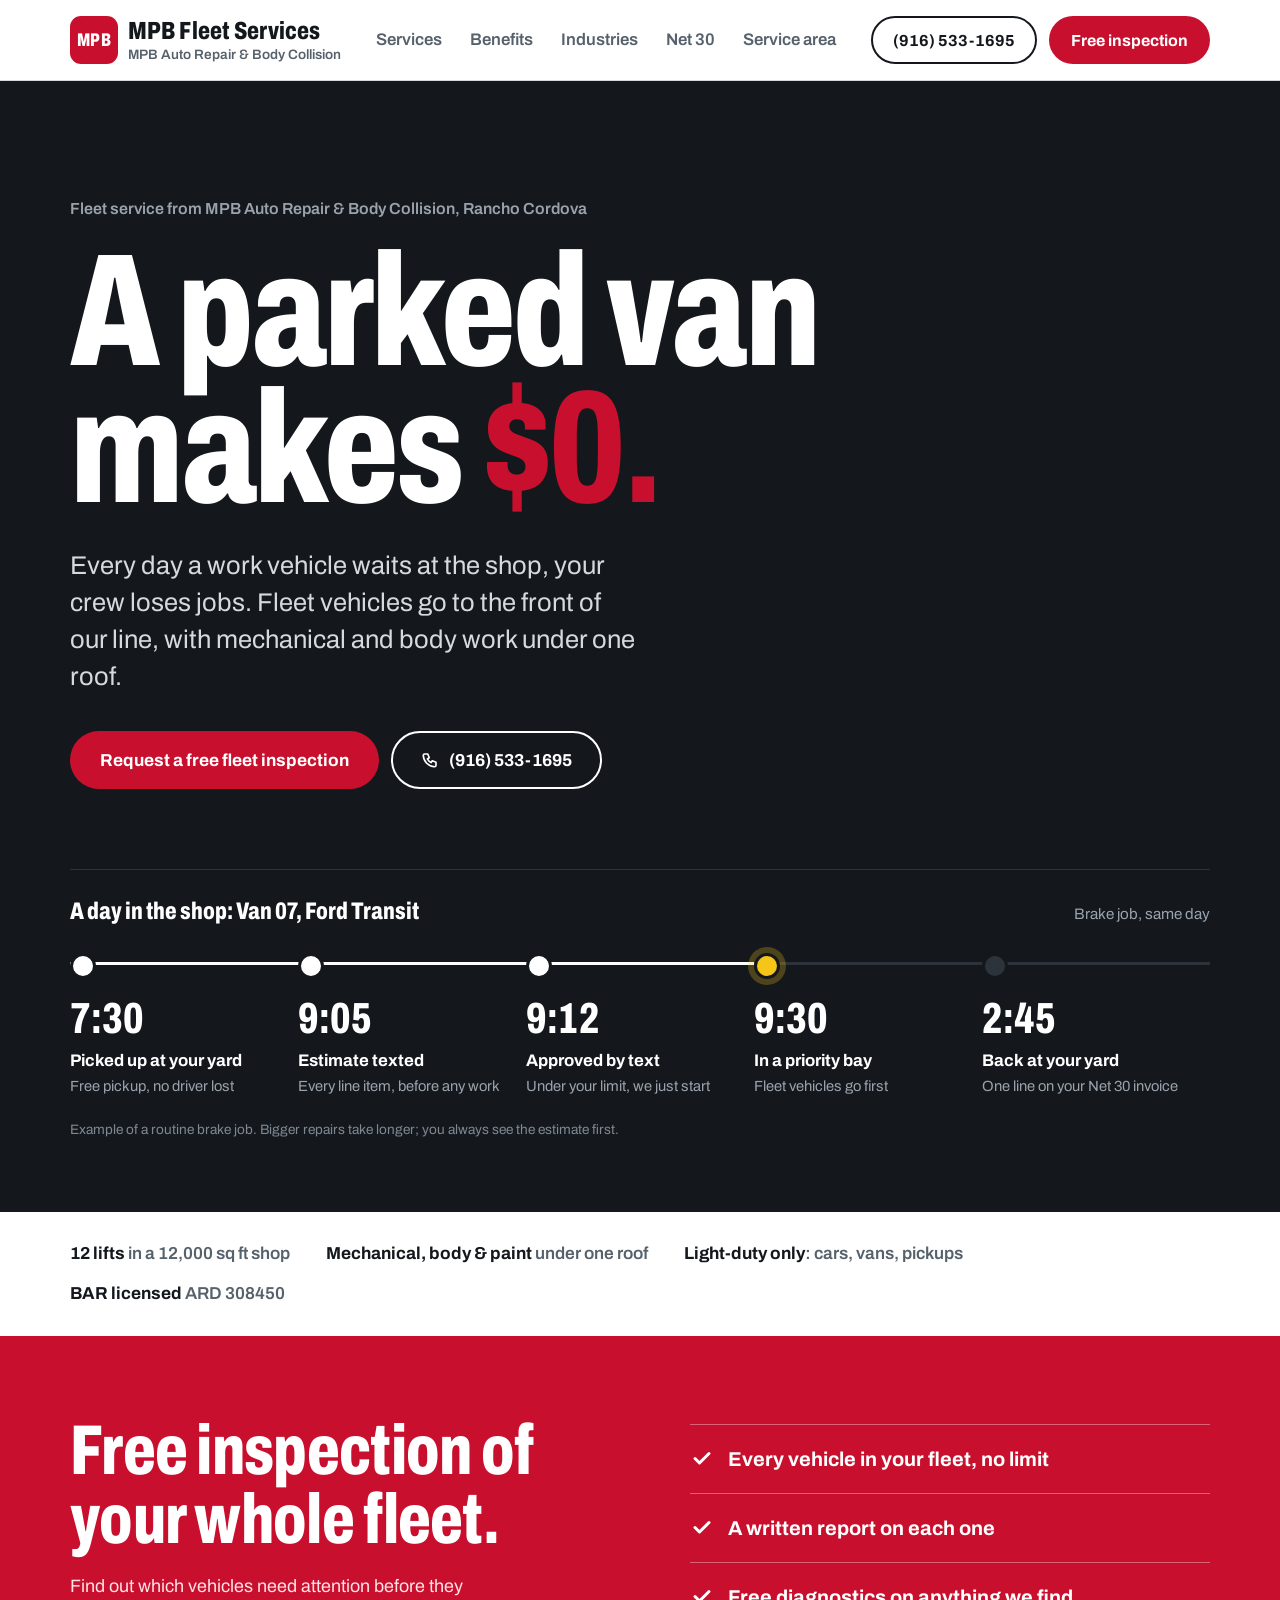
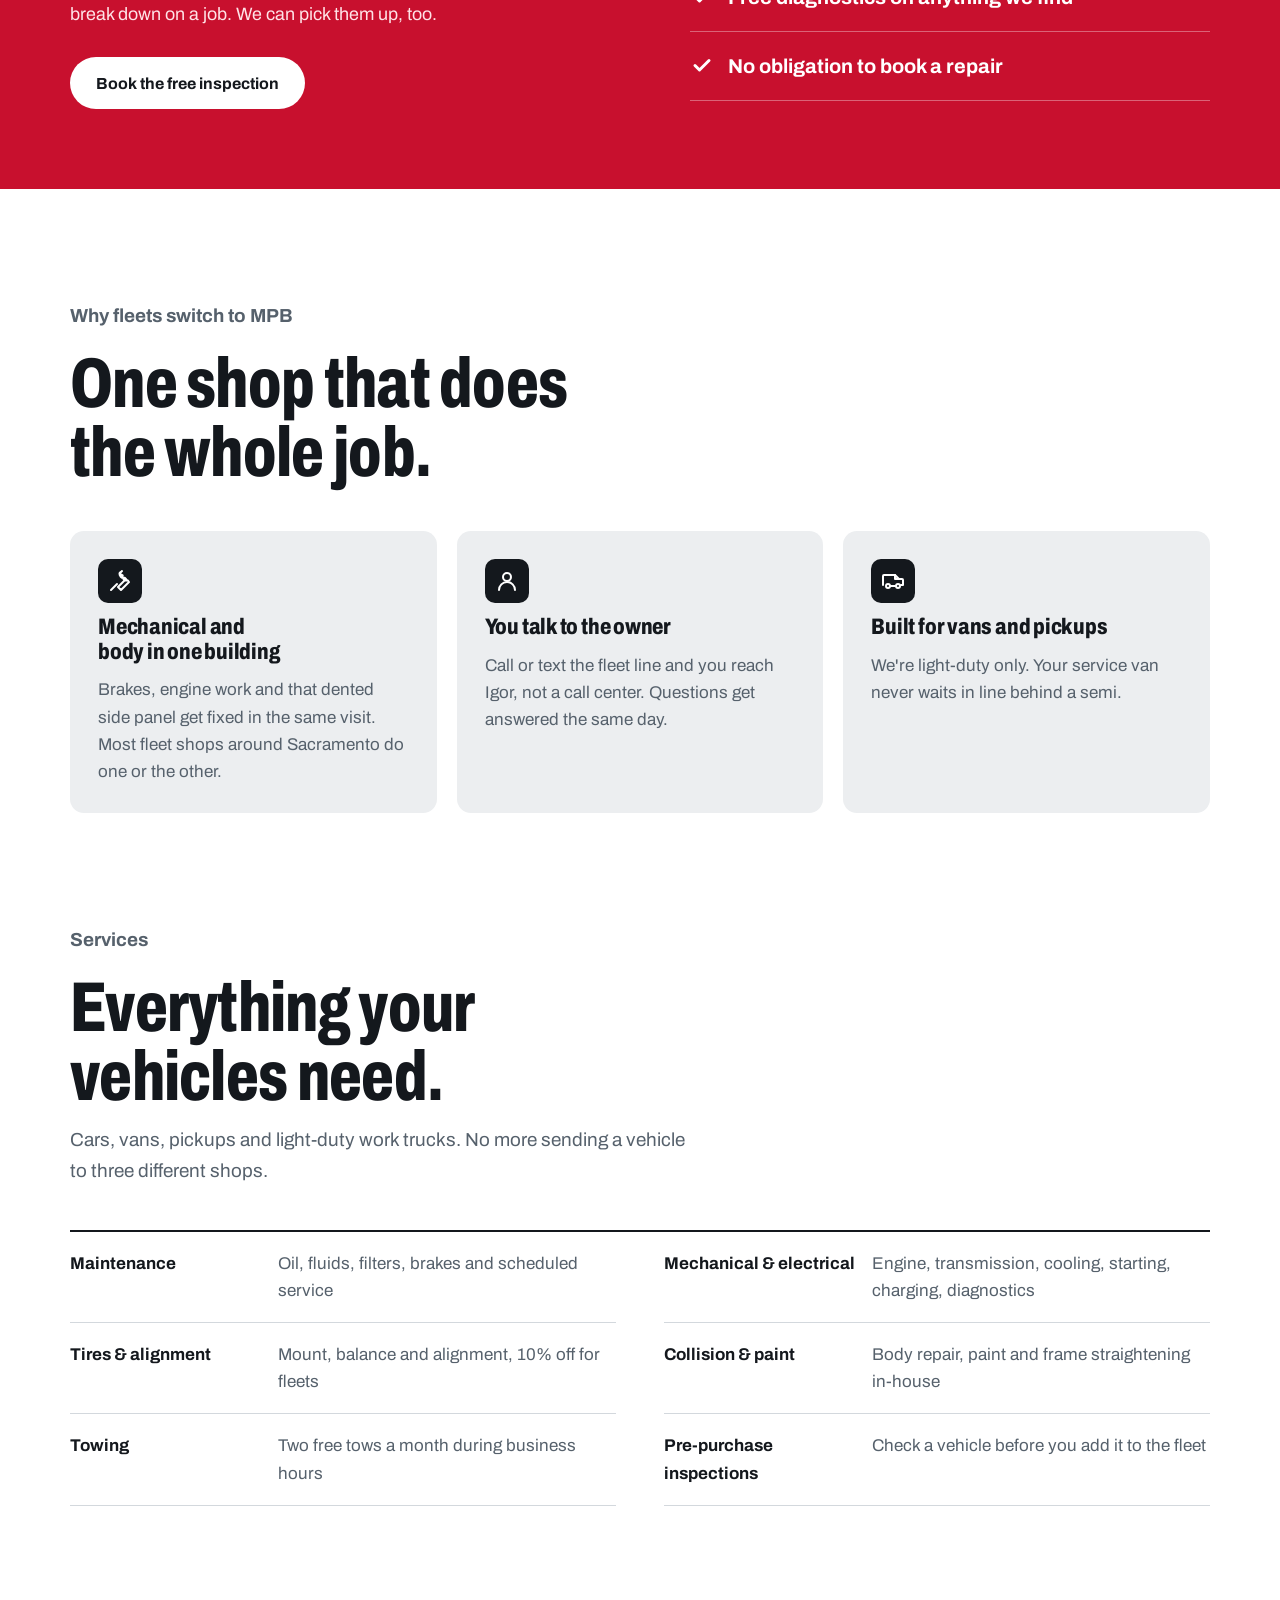
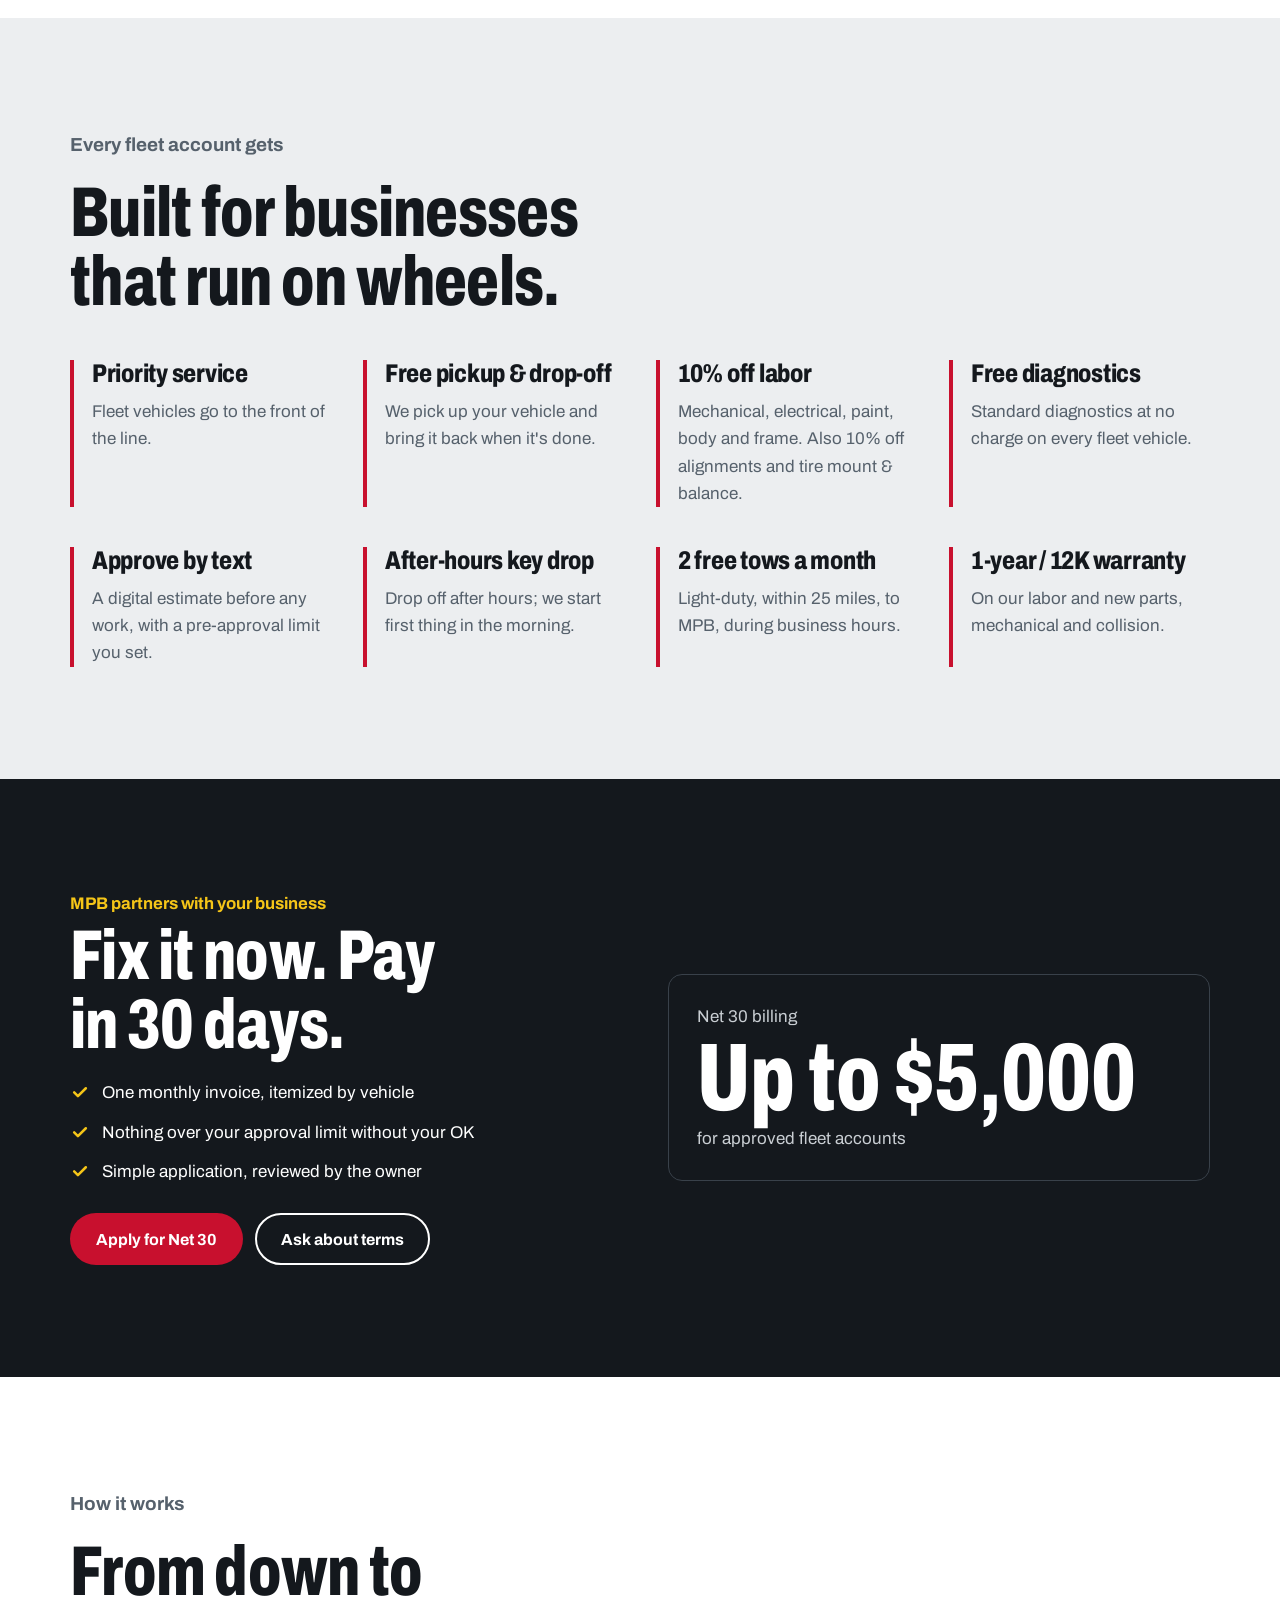
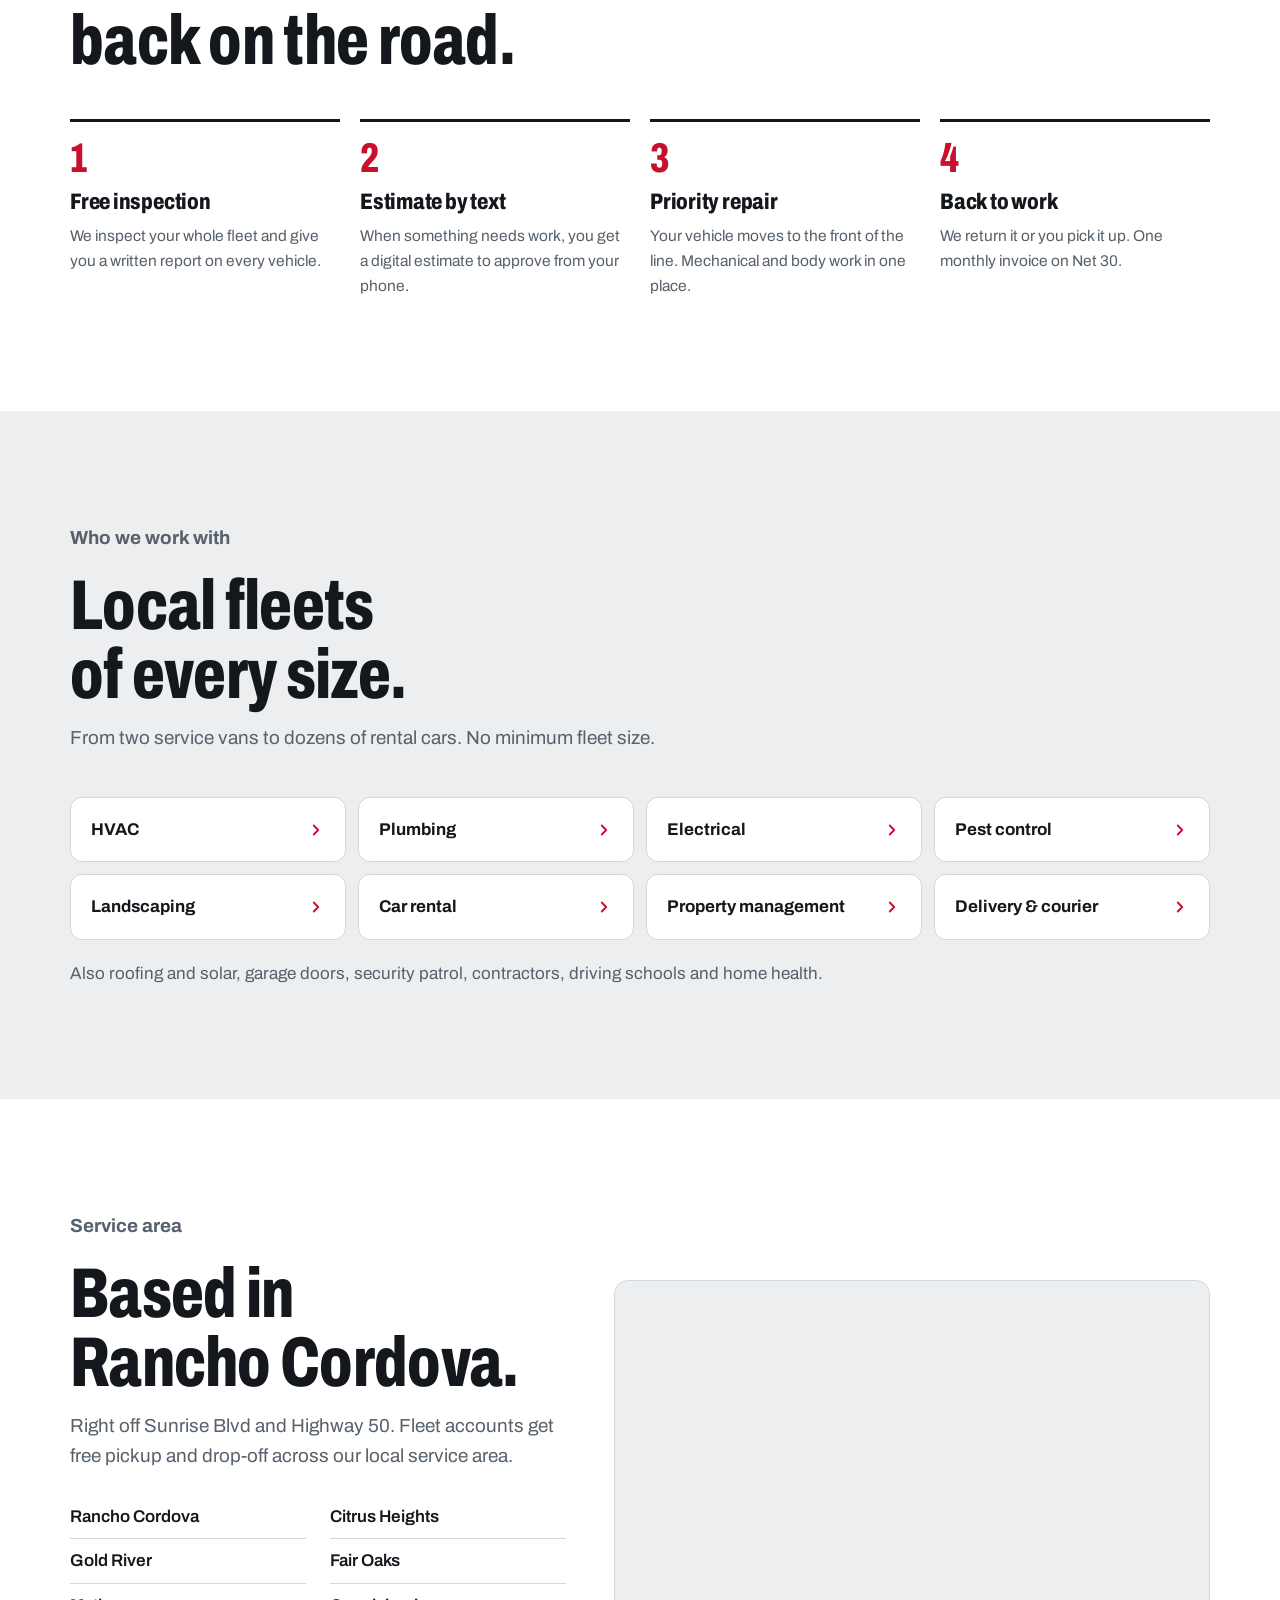
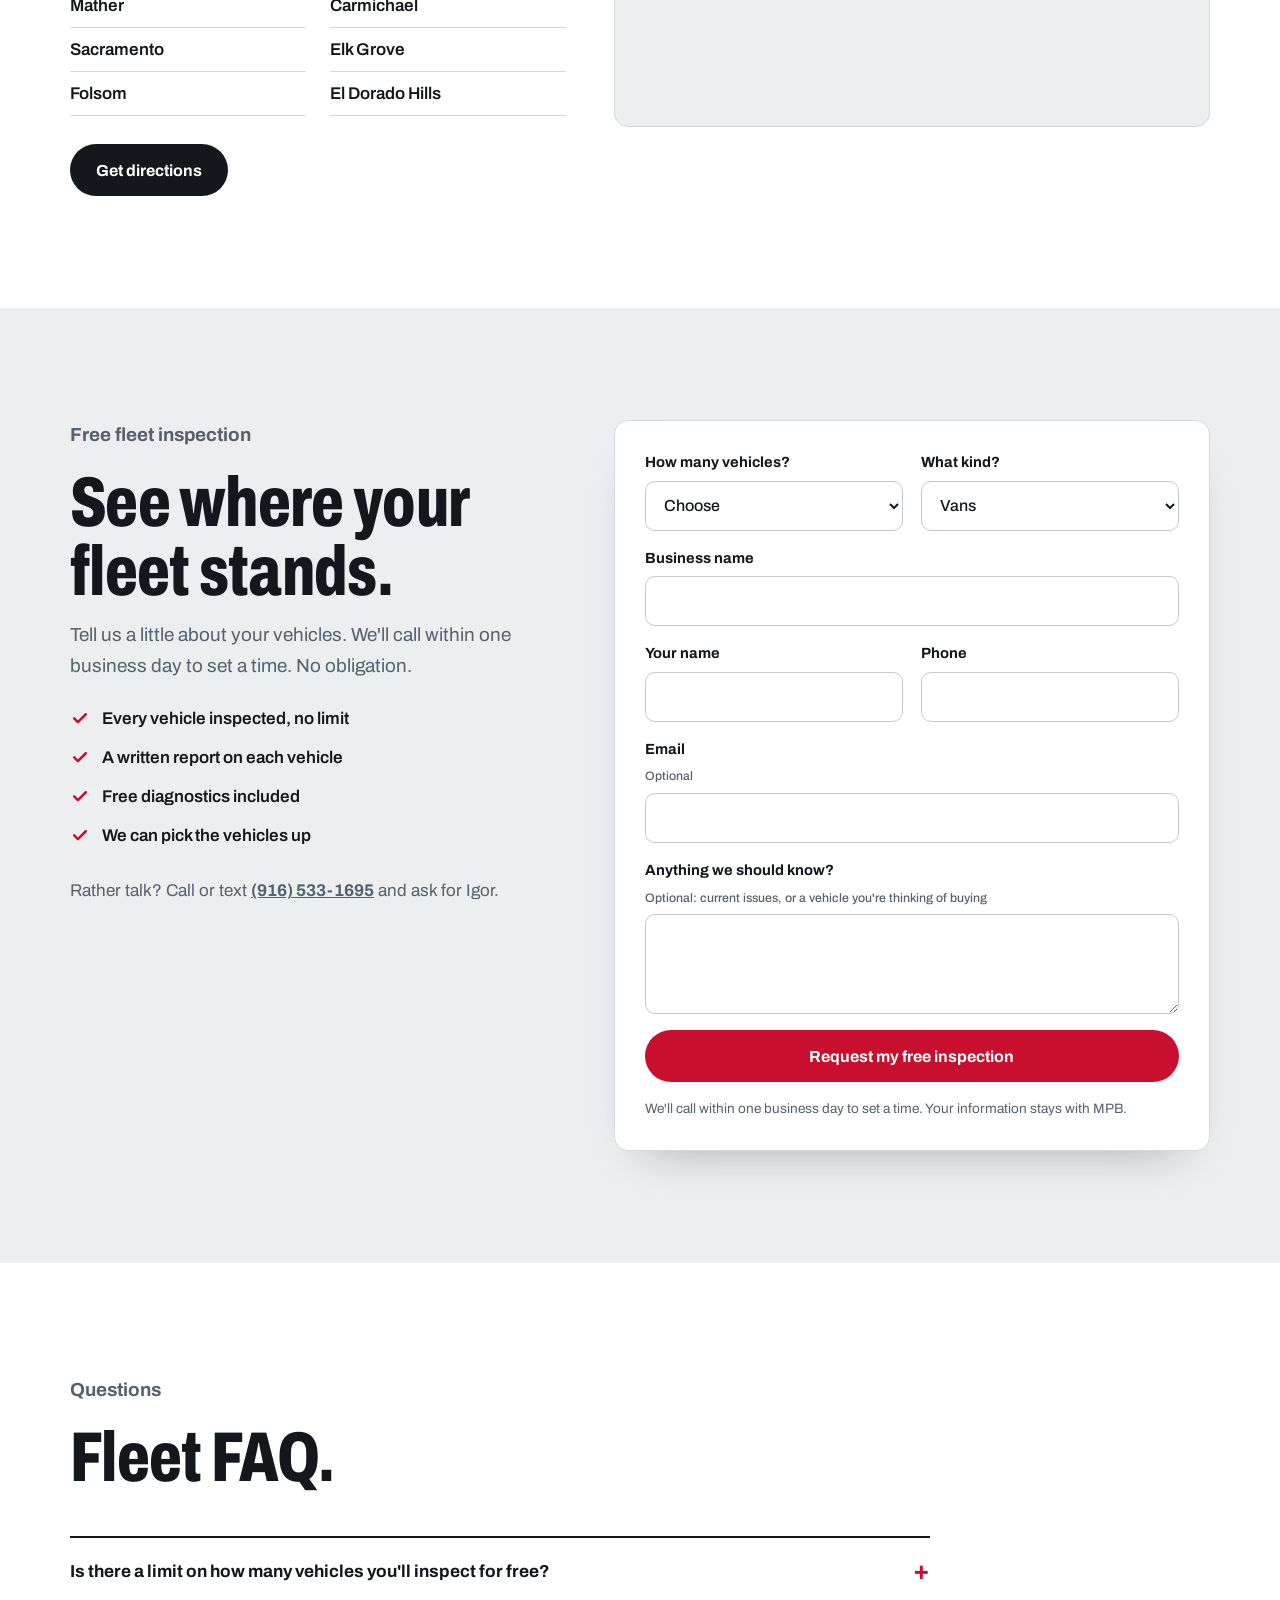
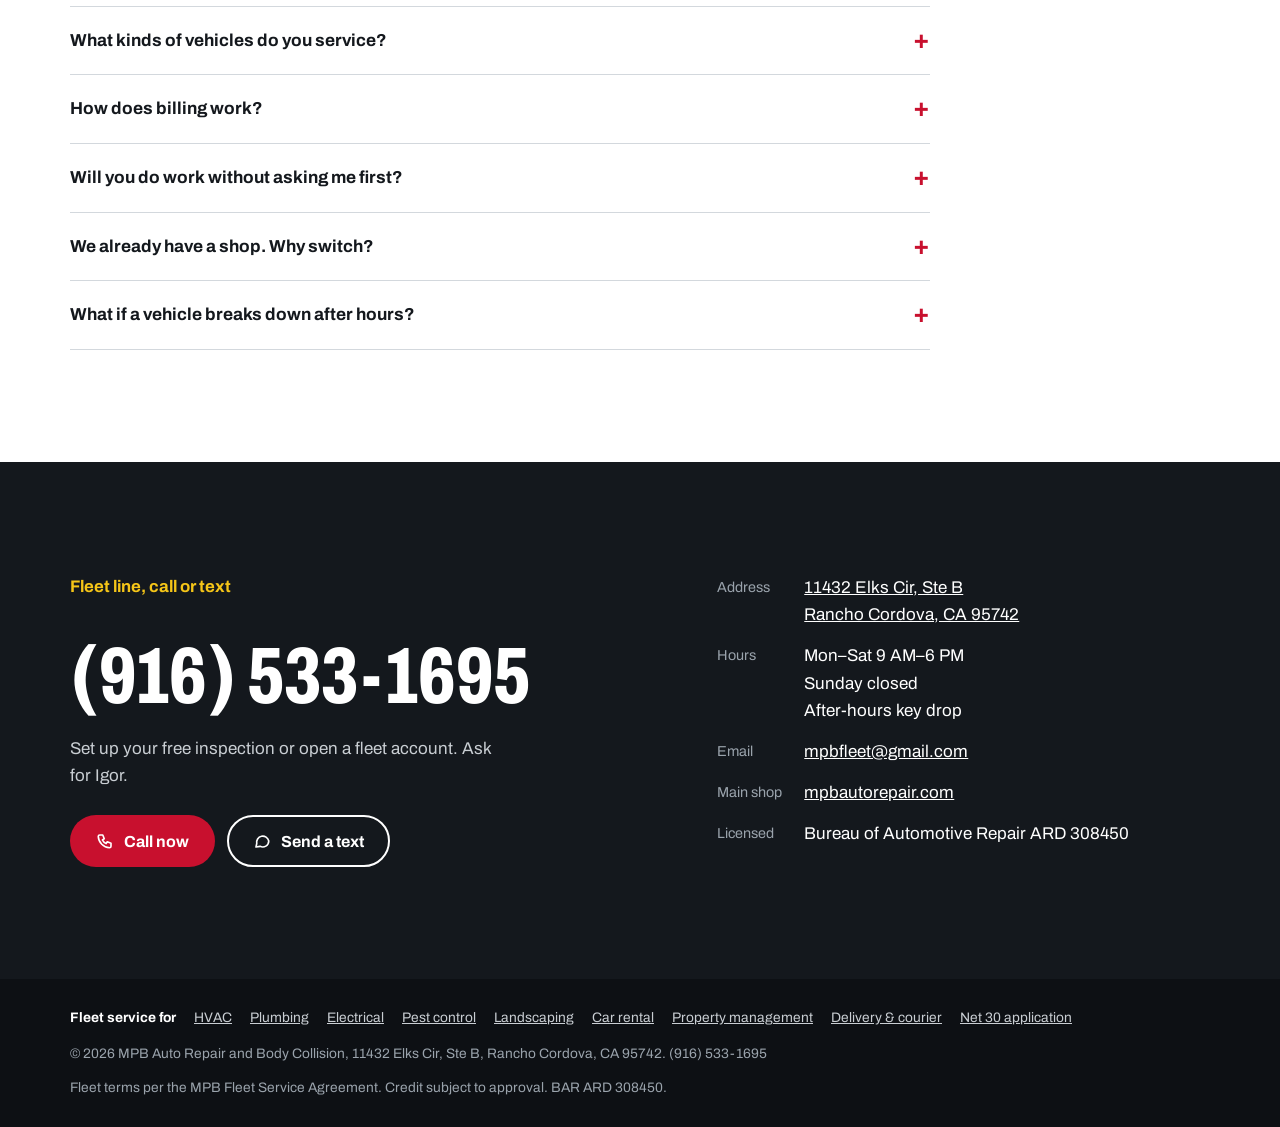
<file: index.html>
<!doctype html>
<html lang="en">
<head>
<meta charset="utf-8">
<meta name="viewport" content="width=device-width,initial-scale=1,viewport-fit=cover">
<meta name="theme-color" content="#ffffff">
<link rel="icon" href="data:image/svg+xml,%3Csvg xmlns='http://www.w3.org/2000/svg' viewBox='0 0 64 64'%3E%3Crect width='64' height='64' rx='14' fill='%23c8102e'/%3E%3Ctext x='32' y='42' font-family='Arial' font-weight='800' font-size='24' fill='white' text-anchor='middle'%3EMPB%3C/text%3E%3C/svg%3E">
<title>MPB Fleet Services · Fleet Repair in Rancho Cordova, CA</title>
<meta name="description" content="Fleet maintenance, mechanical, tires, collision and paint for local businesses in Rancho Cordova and Sacramento. Free fleet inspection, priority service, free pickup and Net 30 billing.">
<link rel="canonical" href="https://mpbfleet.com/">
<meta property="og:type" content="website">
<meta property="og:url" content="https://mpbfleet.com/">
<meta property="og:title" content="MPB Fleet Services · Fleet Repair in Rancho Cordova, CA">
<meta property="og:description" content="Fleet maintenance, mechanical, tires, collision and paint for local businesses in Rancho Cordova and Sacramento. Free fleet inspection, priority service, free pickup and Net 30 billing.">
<link rel="preconnect" href="https://fonts.googleapis.com">
<link rel="preconnect" href="https://fonts.gstatic.com" crossorigin>
<link rel="stylesheet" href="https://fonts.googleapis.com/css2?family=Archivo:wdth,wght@62..125,400..800&display=swap">
<link rel="stylesheet" href="/styles.css">
<script>document.documentElement.classList.add('js')</script>
<script type="application/ld+json">{"@context": "https://schema.org", "@type": "AutoRepair", "name": "MPB Fleet Services", "alternateName": "MPB Auto Repair and Body Collision", "url": "https://mpbfleet.com/", "telephone": "+1-916-533-1695", "email": "mpbfleet@gmail.com", "address": {"@type": "PostalAddress", "streetAddress": "11432 Elks Cir, Ste B", "addressLocality": "Rancho Cordova", "addressRegion": "CA", "postalCode": "95742", "addressCountry": "US"}, "openingHoursSpecification": [{"@type": "OpeningHoursSpecification", "dayOfWeek": ["Monday", "Tuesday", "Wednesday", "Thursday", "Friday", "Saturday"], "opens": "09:00", "closes": "18:00"}], "areaServed": ["Rancho Cordova", "Gold River", "Mather", "Sacramento", "Folsom", "Citrus Heights", "Fair Oaks", "Carmichael", "Elk Grove", "El Dorado Hills"], "sameAs": ["https://mpbautorepair.com"]}</script>
</head>
<body>
<header class="top">
  <div class="wrap">
    <a class="brand" href="/" aria-label="MPB Fleet Services home"><span class="mark">MPB</span><span><b>MPB Fleet Services</b><small>MPB Auto Repair &amp; Body Collision</small></span></a>
    <nav class="nav" aria-label="Site">
      <a href="/#services">Services</a>
      <a href="/#benefits">Benefits</a>
      <a href="/#who">Industries</a>
      <a href="/credit-application/">Net 30</a>
      <a href="/#area">Service area</a>
    </nav>
    <div class="cta"><a class="btn line call" href="tel:+19165331695">(916) 533-1695</a><a class="btn red" href="/#request">Free inspection</a></div>
  </div>
</header>

<main id="top">
  <div class="hero">
    <div class="wrap">
      <p class="crumbs">Fleet service from MPB Auto Repair &amp; Body Collision, Rancho Cordova</p>
      <h1>A parked van makes <em>$0.</em></h1>
      <p class="lede">Every day a work vehicle waits at the shop, your crew loses jobs. Fleet vehicles go to the front of our line, with mechanical and body work under one roof.</p>
      <div class="cta">
        <a class="btn red" href="#request">Request a free fleet inspection</a>
        <a class="btn line" href="tel:+19165331695"><svg viewBox="0 0 24 24" fill="none" stroke="currentColor" stroke-width="2.2" stroke-linecap="round" stroke-linejoin="round" aria-hidden="true"><path d="M5 4h4l2 5-2.5 1.5a11 11 0 0 0 5 5L15 13l5 2v4a2 2 0 0 1-2 2A16 16 0 0 1 3 6a2 2 0 0 1 2-2"/></svg>(916) 533-1695</a>
      </div>
      <div class="day" role="img" aria-label="Example: one fleet vehicle's day at MPB, picked up at 7:30 AM and back at your yard at 2:45 PM.">
        <div class="day-head"><b>A day in the shop: Van 07, Ford Transit</b><span>Brake job, same day</span></div>
        <ol><li class="done"><time>7:30</time><span><strong>Picked up at your yard</strong><small>Free pickup, no driver lost</small></span></li><li class="done"><time>9:05</time><span><strong>Estimate texted</strong><small>Every line item, before any work</small></span></li><li class="done"><time>9:12</time><span><strong>Approved by text</strong><small>Under your limit, we just start</small></span></li><li class="now"><time>9:30</time><span><strong>In a priority bay</strong><small>Fleet vehicles go first</small></span></li><li class=""><time>2:45</time><span><strong>Back at your yard</strong><small>One line on your Net 30 invoice</small></span></li></ol>
        <p class="day-note">Example of a routine brake job. Bigger repairs take longer; you always see the estimate first.</p>
      </div>
    </div>
  </div>
  <div class="wrap facts">
    <span><b>12 lifts</b> in a 12,000 sq ft shop</span>
    <span><b>Mechanical, body &amp; paint</b> under one roof</span>
    <span><b>Light-duty only</b>: cars, vans, pickups</span>
    <span><b>BAR licensed</b> ARD 308450</span>
  </div>

  <div class="offer">
    <div class="wrap">
      <div>
        <h2>Free inspection of your whole fleet.</h2>
        <p>Find out which vehicles need attention before they break down on a job. We can pick them up, too.</p>
        <a class="btn white" href="#request">Book the free inspection</a>
      </div>
      <ul><li><svg viewBox="0 0 24 24" fill="none" stroke="currentColor" stroke-width="3" stroke-linecap="round" stroke-linejoin="round" aria-hidden="true"><path d="M5 12.5l4.5 4.5L19 7.5"/></svg>Every vehicle in your fleet, no limit</li><li><svg viewBox="0 0 24 24" fill="none" stroke="currentColor" stroke-width="3" stroke-linecap="round" stroke-linejoin="round" aria-hidden="true"><path d="M5 12.5l4.5 4.5L19 7.5"/></svg>A written report on each one</li><li><svg viewBox="0 0 24 24" fill="none" stroke="currentColor" stroke-width="3" stroke-linecap="round" stroke-linejoin="round" aria-hidden="true"><path d="M5 12.5l4.5 4.5L19 7.5"/></svg>Free diagnostics on anything we find</li><li><svg viewBox="0 0 24 24" fill="none" stroke="currentColor" stroke-width="3" stroke-linecap="round" stroke-linejoin="round" aria-hidden="true"><path d="M5 12.5l4.5 4.5L19 7.5"/></svg>No obligation to book a repair</li></ul>
    </div>
  </div>

  <section>
    <div class="wrap">
      <div class="head"><p class="kicker">Why fleets switch to MPB</p><h2>One shop that does the whole job.</h2></div>
      <div class="why">
        <article><span class="icon"><svg viewBox="0 0 24 24" fill="none" stroke="currentColor" stroke-width="2" stroke-linecap="round" stroke-linejoin="round" aria-hidden="true"><path d="M14.7 6.3a4 4 0 0 0 5 5L21 13l-8 8-3-3 8-8-1.3-1.3a4 4 0 0 1-5-5L14 2l-2.5 2.5 3.2 1.8z"/><path d="M3 21l6-6"/></svg></span><h3>Mechanical and body in one building</h3><p>Brakes, engine work and that dented side panel get fixed in the same visit. Most fleet shops around Sacramento do one or the other.</p></article>
        <article><span class="icon"><svg viewBox="0 0 24 24" fill="none" stroke="currentColor" stroke-width="2" stroke-linecap="round" stroke-linejoin="round" aria-hidden="true"><circle cx="12" cy="8" r="4"/><path d="M4 21a8 8 0 0 1 16 0"/></svg></span><h3>You talk to the owner</h3><p>Call or text the fleet line and you reach Igor, not a call center. Questions get answered the same day.</p></article>
        <article><span class="icon"><svg viewBox="0 0 24 24" fill="none" stroke="currentColor" stroke-width="2" stroke-linecap="round" stroke-linejoin="round" aria-hidden="true"><path d="M2 16V7a1 1 0 0 1 1-1h11l4 4h3a1 1 0 0 1 1 1v5h-2"/><path d="M14 6v4h4"/><circle cx="7" cy="17" r="2"/><circle cx="17" cy="17" r="2"/><path d="M9 17h6"/></svg></span><h3>Built for vans and pickups</h3><p>We're light-duty only. Your service van never waits in line behind a semi.</p></article>
      </div>
    </div>
  </section>

  <section id="services" style="padding-top:0">
    <div class="wrap">
      <div class="head"><p class="kicker">Services</p><h2>Everything your vehicles need.</h2><p>Cars, vans, pickups and light-duty work trucks. No more sending a vehicle to three different shops.</p></div>
      <div class="svc"><div><b>Maintenance</b><span>Oil, fluids, filters, brakes and scheduled service</span></div><div><b>Mechanical &amp; electrical</b><span>Engine, transmission, cooling, starting, charging, diagnostics</span></div><div><b>Tires &amp; alignment</b><span>Mount, balance and alignment, 10% off for fleets</span></div><div><b>Collision &amp; paint</b><span>Body repair, paint and frame straightening in-house</span></div><div><b>Towing</b><span>Two free tows a month during business hours</span></div><div><b>Pre-purchase inspections</b><span>Check a vehicle before you add it to the fleet</span></div></div>
    </div>
  </section>

  <section id="benefits" class="benefits">
    <div class="wrap">
      <div class="head"><p class="kicker">Every fleet account gets</p><h2>Built for businesses that run on wheels.</h2></div>
      <div class="ben"><div><h3>Priority service</h3><p>Fleet vehicles go to the front of the line.</p></div><div><h3>Free pickup &amp; drop-off</h3><p>We pick up your vehicle and bring it back when it&#x27;s done.</p></div><div><h3>10% off labor</h3><p>Mechanical, electrical, paint, body and frame. Also 10% off alignments and tire mount &amp; balance.</p></div><div><h3>Free diagnostics</h3><p>Standard diagnostics at no charge on every fleet vehicle.</p></div><div><h3>Approve by text</h3><p>A digital estimate before any work, with a pre-approval limit you set.</p></div><div><h3>After-hours key drop</h3><p>Drop off after hours; we start first thing in the morning.</p></div><div><h3>2 free tows a month</h3><p>Light-duty, within 25 miles, to MPB, during business hours.</p></div><div><h3>1-year / 12K warranty</h3><p>On our labor and new parts, mechanical and collision.</p></div></div>
    </div>
  </section>

  <section class="credit">
    <div class="wrap">
      <div>
        <p class="kicker">MPB partners with your business</p>
        <h2>Fix it now. Pay in 30 days.</h2>
        <ul><li><svg viewBox="0 0 24 24" fill="none" stroke="currentColor" stroke-width="3" stroke-linecap="round" stroke-linejoin="round" aria-hidden="true"><path d="M5 12.5l4.5 4.5L19 7.5"/></svg>One monthly invoice, itemized by vehicle</li><li><svg viewBox="0 0 24 24" fill="none" stroke="currentColor" stroke-width="3" stroke-linecap="round" stroke-linejoin="round" aria-hidden="true"><path d="M5 12.5l4.5 4.5L19 7.5"/></svg>Nothing over your approval limit without your OK</li><li><svg viewBox="0 0 24 24" fill="none" stroke="currentColor" stroke-width="3" stroke-linecap="round" stroke-linejoin="round" aria-hidden="true"><path d="M5 12.5l4.5 4.5L19 7.5"/></svg>Simple application, reviewed by the owner</li></ul>
        <div class="cta"><a class="btn red" href="/credit-application/">Apply for Net 30</a><a class="btn ghost" href="tel:+19165331695">Ask about terms</a></div>
      </div>
      <div class="terms"><span>Net 30 billing</span><div class="big">Up to $5,000</div><span>for approved fleet accounts</span></div>
    </div>
  </section>

  <section id="how">
    <div class="wrap">
      <div class="head"><p class="kicker">How it works</p><h2>From down to back on the road.</h2></div>
      <ol class="steps">
        <li><h3>Free inspection</h3><p>We inspect your whole fleet and give you a written report on every vehicle.</p></li>
        <li><h3>Estimate by text</h3><p>When something needs work, you get a digital estimate to approve from your phone.</p></li>
        <li><h3>Priority repair</h3><p>Your vehicle moves to the front of the line. Mechanical and body work in one place.</p></li>
        <li><h3>Back to work</h3><p>We return it or you pick it up. One monthly invoice on Net 30.</p></li>
      </ol>
    </div>
  </section>

  <section id="who" class="who">
    <div class="wrap">
      <div class="head"><p class="kicker">Who we work with</p><h2>Local fleets of every size.</h2><p>From two service vans to dozens of rental cars. No minimum fleet size.</p></div>
      <div class="inds"><a href="/hvac/">HVAC<svg viewBox="0 0 24 24" fill="none" stroke="currentColor" stroke-width="2.4" stroke-linecap="round" stroke-linejoin="round" aria-hidden="true"><path d="M9 6l6 6-6 6"/></svg></a><a href="/plumbing/">Plumbing<svg viewBox="0 0 24 24" fill="none" stroke="currentColor" stroke-width="2.4" stroke-linecap="round" stroke-linejoin="round" aria-hidden="true"><path d="M9 6l6 6-6 6"/></svg></a><a href="/electrical/">Electrical<svg viewBox="0 0 24 24" fill="none" stroke="currentColor" stroke-width="2.4" stroke-linecap="round" stroke-linejoin="round" aria-hidden="true"><path d="M9 6l6 6-6 6"/></svg></a><a href="/pest-control/">Pest control<svg viewBox="0 0 24 24" fill="none" stroke="currentColor" stroke-width="2.4" stroke-linecap="round" stroke-linejoin="round" aria-hidden="true"><path d="M9 6l6 6-6 6"/></svg></a><a href="/landscaping/">Landscaping<svg viewBox="0 0 24 24" fill="none" stroke="currentColor" stroke-width="2.4" stroke-linecap="round" stroke-linejoin="round" aria-hidden="true"><path d="M9 6l6 6-6 6"/></svg></a><a href="/rental-cars/">Car rental<svg viewBox="0 0 24 24" fill="none" stroke="currentColor" stroke-width="2.4" stroke-linecap="round" stroke-linejoin="round" aria-hidden="true"><path d="M9 6l6 6-6 6"/></svg></a><a href="/property-management/">Property management<svg viewBox="0 0 24 24" fill="none" stroke="currentColor" stroke-width="2.4" stroke-linecap="round" stroke-linejoin="round" aria-hidden="true"><path d="M9 6l6 6-6 6"/></svg></a><a href="/delivery/">Delivery &amp; courier<svg viewBox="0 0 24 24" fill="none" stroke="currentColor" stroke-width="2.4" stroke-linecap="round" stroke-linejoin="round" aria-hidden="true"><path d="M9 6l6 6-6 6"/></svg></a></div>
      <p class="also">Also roofing and solar, garage doors, security patrol, contractors, driving schools and home health.</p>
    </div>
  </section>

  <section id="area" class="area">
    <div class="wrap">
      <div>
        <div class="head" style="margin-bottom:0">
          <p class="kicker">Service area</p>
          <h2>Based in Rancho Cordova.</h2>
          <p>Right off Sunrise Blvd and Highway 50. Fleet accounts get free pickup and drop-off across our local service area.</p>
        </div>
        <ul class="cities"><li>Rancho Cordova</li><li>Gold River</li><li>Mather</li><li>Sacramento</li><li>Folsom</li><li>Citrus Heights</li><li>Fair Oaks</li><li>Carmichael</li><li>Elk Grove</li><li>El Dorado Hills</li></ul>
        <a class="btn dark" href="https://www.google.com/maps/dir/?api=1&amp;destination=11432+Elks+Cir+Ste+B+Rancho+Cordova+CA+95742">Get directions</a>
      </div>
      <div class="map"><iframe title="Map to MPB at 11432 Elks Cir, Rancho Cordova" loading="lazy" referrerpolicy="no-referrer-when-downgrade" src="https://maps.google.com/maps?q=11432%20Elks%20Cir%20Ste%20B%2C%20Rancho%20Cordova%2C%20CA%2095742&amp;z=13&amp;output=embed"></iframe></div>
    </div>
  </section>

  <section id="request" class="request">
    <div class="wrap">
      <div>
        <div class="head" style="margin-bottom:0">
          <p class="kicker">Free fleet inspection</p>
          <h2>See where your fleet stands.</h2>
          <p>Tell us a little about your vehicles. We'll call within one business day to set a time. No obligation.</p>
        </div>
        <ul><li><svg viewBox="0 0 24 24" fill="none" stroke="currentColor" stroke-width="3" stroke-linecap="round" stroke-linejoin="round" aria-hidden="true"><path d="M5 12.5l4.5 4.5L19 7.5"/></svg>Every vehicle inspected, no limit</li><li><svg viewBox="0 0 24 24" fill="none" stroke="currentColor" stroke-width="3" stroke-linecap="round" stroke-linejoin="round" aria-hidden="true"><path d="M5 12.5l4.5 4.5L19 7.5"/></svg>A written report on each vehicle</li><li><svg viewBox="0 0 24 24" fill="none" stroke="currentColor" stroke-width="3" stroke-linecap="round" stroke-linejoin="round" aria-hidden="true"><path d="M5 12.5l4.5 4.5L19 7.5"/></svg>Free diagnostics included</li><li><svg viewBox="0 0 24 24" fill="none" stroke="currentColor" stroke-width="3" stroke-linecap="round" stroke-linejoin="round" aria-hidden="true"><path d="M5 12.5l4.5 4.5L19 7.5"/></svg>We can pick the vehicles up</li></ul>
        <p style="margin-top:28px;color:var(--steel)">Rather talk? Call or text <a href="tel:+19165331695"><b>(916) 533-1695</b></a> and ask for Igor.</p>
      </div>
      <form class="card" action="https://formsubmit.co/mpbfleet@gmail.com" method="POST">
        <input type="hidden" name="_subject" value="New fleet inspection request · mpbfleet.com">
        <input type="hidden" name="_template" value="table">
        <input type="hidden" name="_captcha" value="false">
        <input type="hidden" name="_next" value="https://mpbfleet.com/thanks.html">
        
        <input type="text" name="_honey" class="hp" tabindex="-1" autocomplete="off" aria-hidden="true">
        <label>How many vehicles?
          <select name="Fleet size" required>
            <option value="">Choose</option><option>1–2</option><option>3–5</option><option>6–10</option><option>11–25</option><option>26+</option>
          </select>
        </label>
        <label>What kind?
          <select name="Vehicle types">
            <option>Vans</option><option>Pickups</option><option>Cars / SUVs</option><option>A mix</option>
          </select>
        </label>
        <label class="full">Business name<input name="Business" required autocomplete="organization"></label>
        <label>Your name<input name="Name" required autocomplete="name"></label>
        <label>Phone<input name="Phone" type="tel" required autocomplete="tel" inputmode="tel"></label>
        <label class="full">Email <small>Optional</small><input name="email" type="email" autocomplete="email"></label>
        <label class="full">Anything we should know? <small>Optional: current issues, or a vehicle you're thinking of buying</small><textarea name="Notes"></textarea></label>
        <div class="full"><button class="btn red" type="submit">Request my free inspection</button></div>
        <p class="note full">We'll call within one business day to set a time. Your information stays with MPB.</p>
      </form>
    </div>
  </section>

  <section id="faq">
    <div class="wrap">
      <div class="head"><p class="kicker">Questions</p><h2>Fleet FAQ.</h2></div>
      <div class="faq"><details><summary>Is there a limit on how many vehicles you&#x27;ll inspect for free?</summary><p>No. We&#x27;ll inspect every vehicle in your fleet and give you a written report on each one.</p></details><details><summary>What kinds of vehicles do you service?</summary><p>Cars, vans, pickups and light-duty work trucks. We don&#x27;t service heavy commercial trucks, so your van never waits behind a semi.</p></details><details><summary>How does billing work?</summary><p>Approved fleet accounts get Net 30 terms with up to $5,000 in credit and one monthly invoice. You can also pay per visit.</p></details><details><summary>Will you do work without asking me first?</summary><p>No. Every repair starts with a digital estimate. You approve by text or email, and you can set a pre-approval limit so small jobs don&#x27;t wait on a call.</p></details><details><summary>We already have a shop. Why switch?</summary><p>You don&#x27;t have to switch everything. Many fleets use us for overflow, body work, or when their main shop is backed up. The free inspection is a no-risk way to see how we work.</p></details><details><summary>What if a vehicle breaks down after hours?</summary><p>Use our after-hours key drop and we&#x27;ll start first thing. Emergency and after-hours towing is available and billed separately.</p></details></div>
    </div>
  </section>

  <section id="contact" class="contact">
    <div class="wrap">
      <div>
        <p class="kicker" style="color:var(--safety)">Fleet line, call or text</p>
        <a class="phone" href="tel:+19165331695">(916) 533-1695</a>
        <p>Set up your free inspection or open a fleet account. Ask for Igor.</p>
        <div class="cta"><a class="btn red" href="tel:+19165331695"><svg viewBox="0 0 24 24" fill="none" stroke="currentColor" stroke-width="2.2" stroke-linecap="round" stroke-linejoin="round" aria-hidden="true"><path d="M5 4h4l2 5-2.5 1.5a11 11 0 0 0 5 5L15 13l5 2v4a2 2 0 0 1-2 2A16 16 0 0 1 3 6a2 2 0 0 1 2-2"/></svg>Call now</a><a class="btn ghost" href="sms:+19165331695"><svg viewBox="0 0 24 24" fill="none" stroke="currentColor" stroke-width="2.2" stroke-linecap="round" stroke-linejoin="round" aria-hidden="true"><path d="M21 12a8 8 0 0 1-11.6 7.1L4 20l1-4.6A8 8 0 1 1 21 12z"/></svg>Send a text</a></div>
      </div>
      <dl>
        <dt>Address</dt><dd><a href="https://www.google.com/maps/search/?api=1&amp;query=11432+Elks+Cir+Ste+B+Rancho+Cordova+CA+95742">11432 Elks Cir, Ste B<br>Rancho Cordova, CA 95742</a></dd>
        <dt>Hours</dt><dd class="hours">Mon–Sat 9 AM–6 PM<br>Sunday closed<br>After-hours key drop</dd>
        <dt>Email</dt><dd><a href="mailto:mpbfleet@gmail.com">mpbfleet@gmail.com</a></dd>
        <dt>Main shop</dt><dd><a href="https://mpbautorepair.com">mpbautorepair.com</a></dd>
        <dt>Licensed</dt><dd>Bureau of Automotive Repair ARD 308450</dd>
      </dl>
    </div>
  </section>
</main>
<footer>
  <div class="wrap">
    <div class="flinks"><b>Fleet service for</b><a href="/hvac/">HVAC</a><a href="/plumbing/">Plumbing</a><a href="/electrical/">Electrical</a><a href="/pest-control/">Pest control</a><a href="/landscaping/">Landscaping</a><a href="/rental-cars/">Car rental</a><a href="/property-management/">Property management</a><a href="/delivery/">Delivery &amp; courier</a><a href="/credit-application/">Net 30 application</a></div>
    <div class="fine">
      <span>© 2026 MPB Auto Repair and Body Collision, 11432 Elks Cir, Ste B, Rancho Cordova, CA 95742. (916) 533-1695</span>
      <span>Fleet terms per the MPB Fleet Service Agreement. Credit subject to approval. BAR ARD 308450.</span>
    </div>
  </div>
</footer>
<nav class="bar" aria-label="Quick contact">
  <a class="btn line" href="tel:+19165331695"><svg viewBox="0 0 24 24" fill="none" stroke="currentColor" stroke-width="2.2" stroke-linecap="round" stroke-linejoin="round" aria-hidden="true"><path d="M5 4h4l2 5-2.5 1.5a11 11 0 0 0 5 5L15 13l5 2v4a2 2 0 0 1-2 2A16 16 0 0 1 3 6a2 2 0 0 1 2-2"/></svg>Call</a>
  <a class="btn line" href="sms:+19165331695"><svg viewBox="0 0 24 24" fill="none" stroke="currentColor" stroke-width="2.2" stroke-linecap="round" stroke-linejoin="round" aria-hidden="true"><path d="M21 12a8 8 0 0 1-11.6 7.1L4 20l1-4.6A8 8 0 1 1 21 12z"/></svg>Text</a>
  <a class="btn red" href="/#request">Free inspection</a>
</nav>
<script>
(function(){var b=document.querySelector('.day');if(!b)return;var li=[].slice.call(b.querySelectorAll('li'));
if(matchMedia('(prefers-reduced-motion: reduce)').matches){li.forEach(function(l){l.classList.add('on')});return}
li.forEach(function(l,i){setTimeout(function(){l.classList.add('on')},350+i*420)})})();
</script>
</body>
</html>
</file>
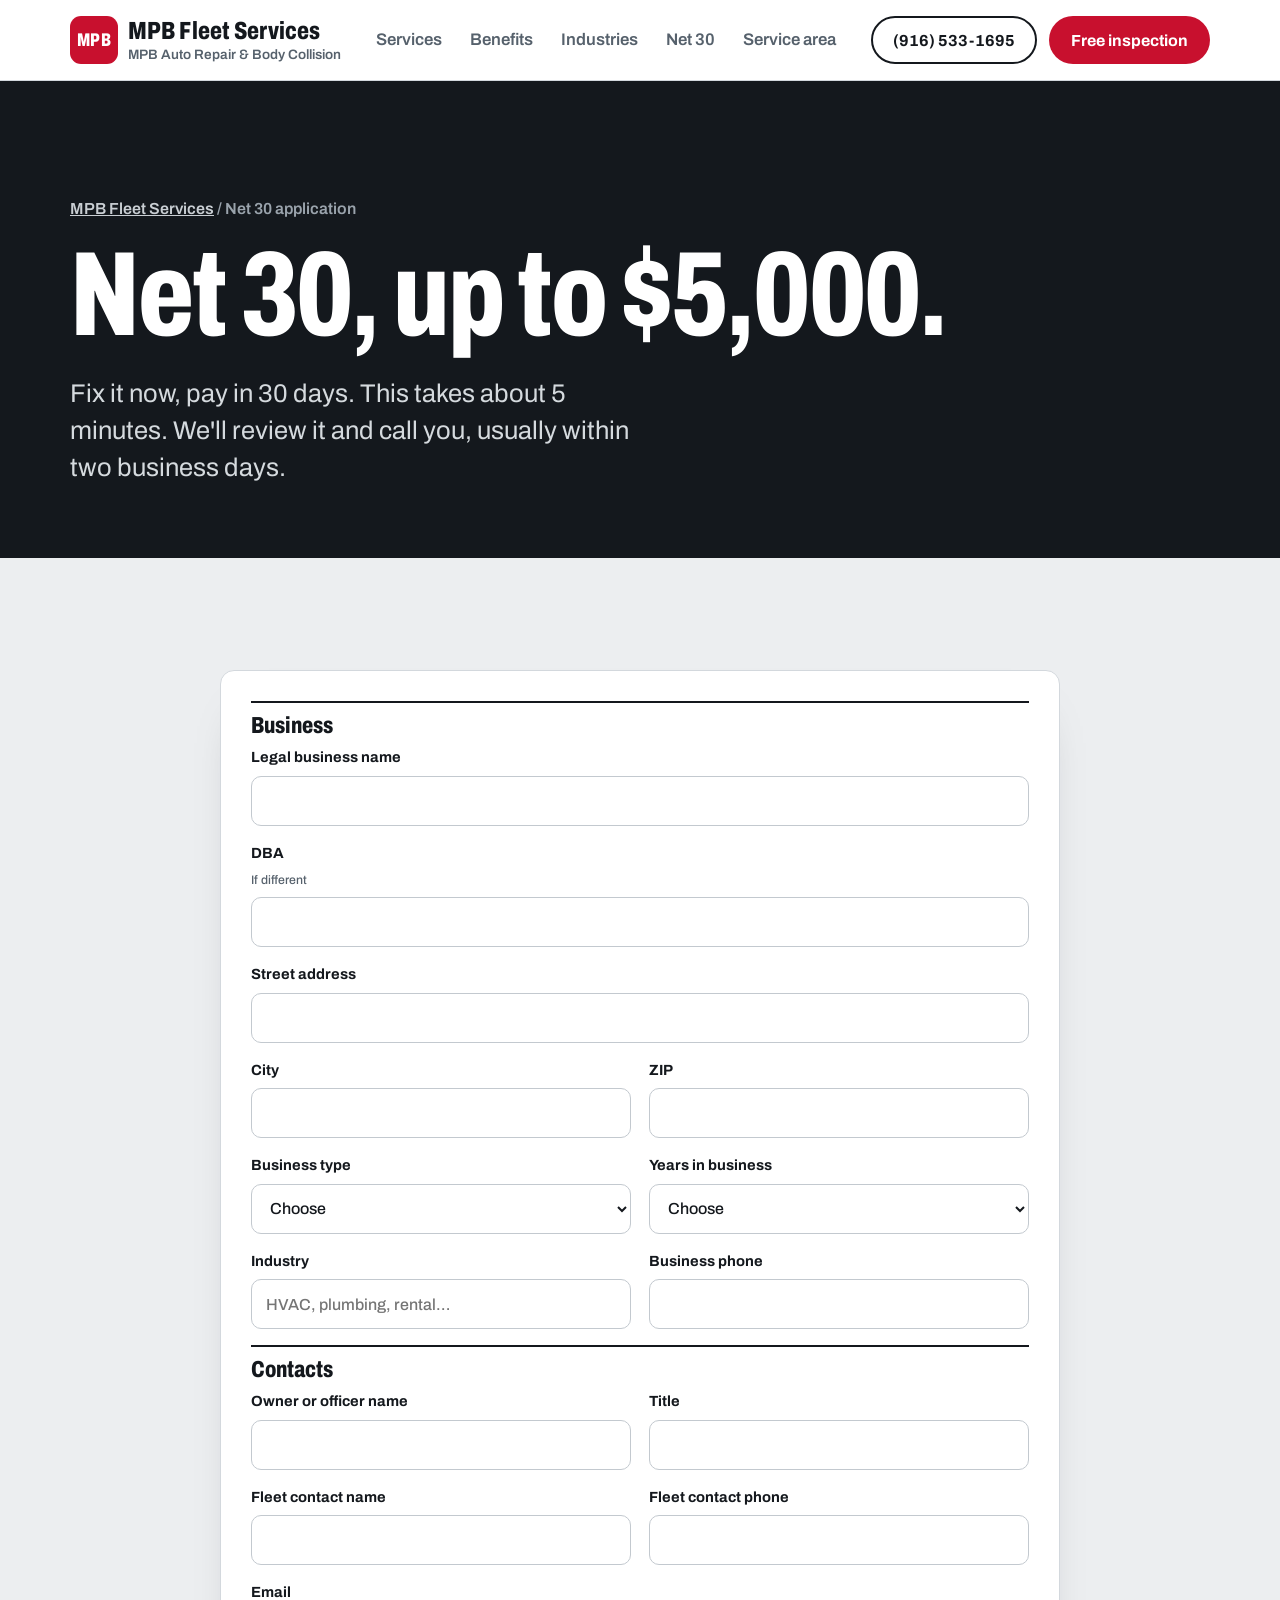
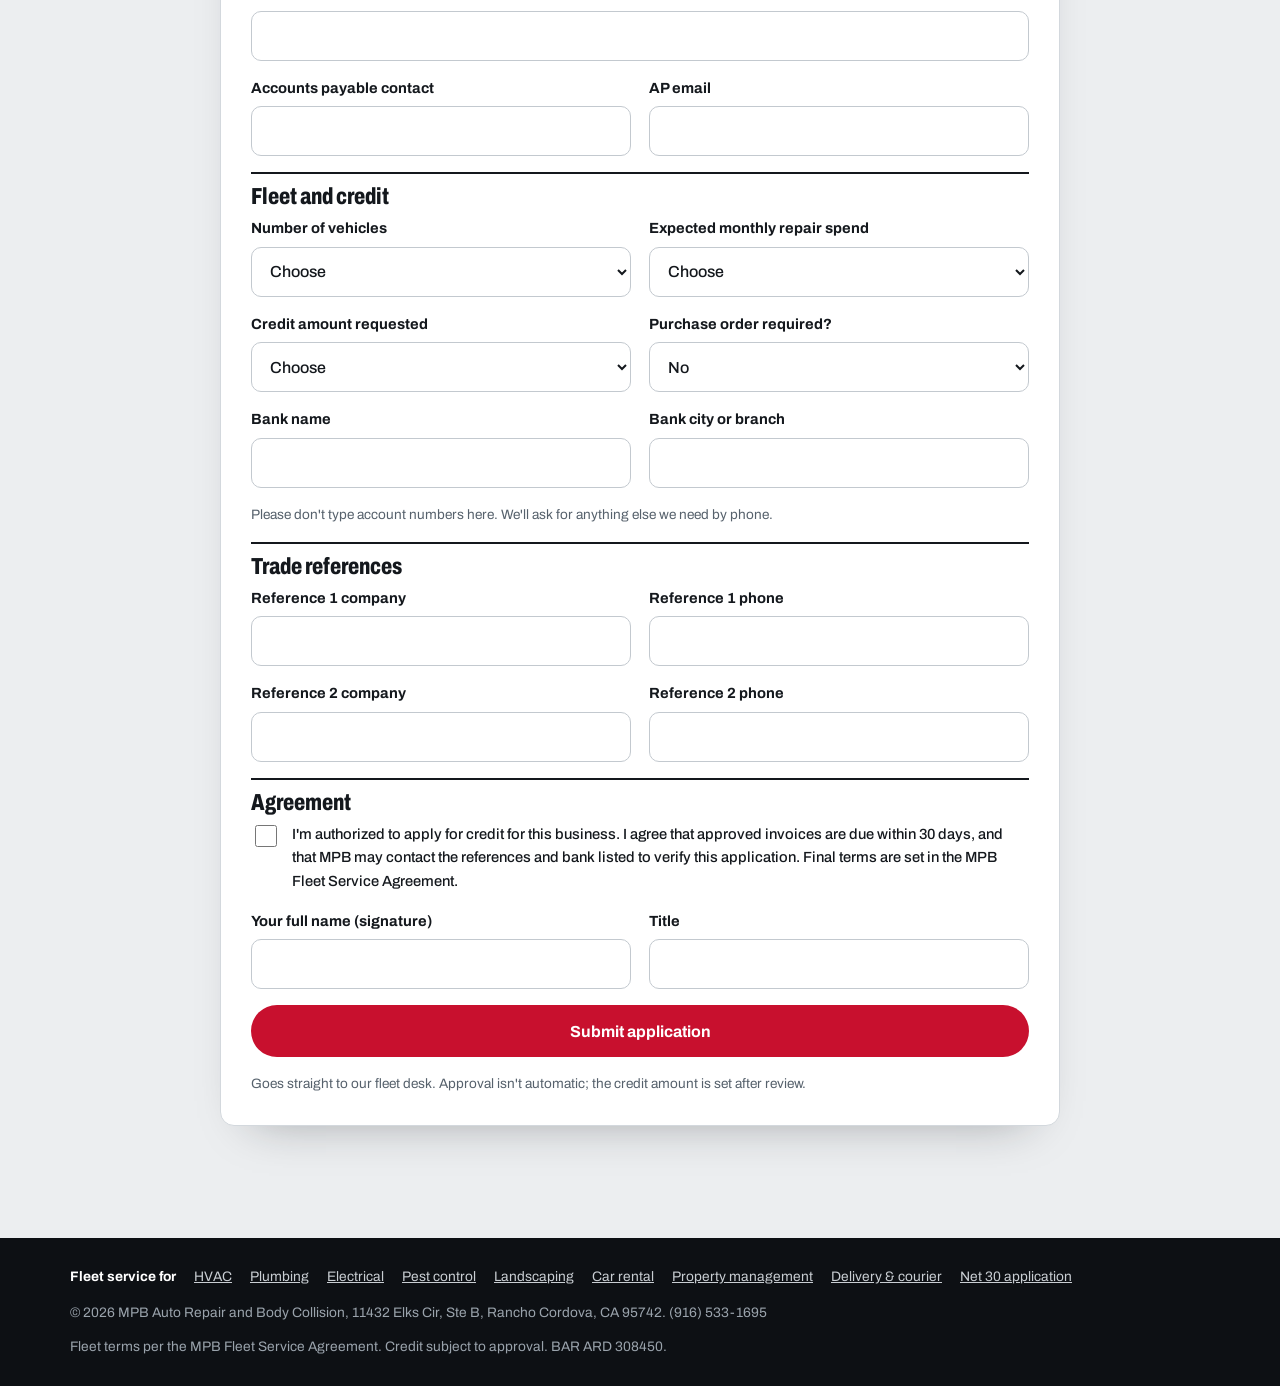
<file: credit-application/index.html>
<!doctype html>
<html lang="en">
<head>
<meta charset="utf-8">
<meta name="viewport" content="width=device-width,initial-scale=1,viewport-fit=cover">
<meta name="theme-color" content="#ffffff">
<link rel="icon" href="data:image/svg+xml,%3Csvg xmlns='http://www.w3.org/2000/svg' viewBox='0 0 64 64'%3E%3Crect width='64' height='64' rx='14' fill='%23c8102e'/%3E%3Ctext x='32' y='42' font-family='Arial' font-weight='800' font-size='24' fill='white' text-anchor='middle'%3EMPB%3C/text%3E%3C/svg%3E">
<title>Net 30 Fleet Credit Application · MPB Fleet Services</title>
<meta name="description" content="Apply for Net 30 fleet billing up to $5,000 at MPB Auto Repair &amp; Body Collision in Rancho Cordova. One monthly invoice for your whole fleet.">
<link rel="canonical" href="https://mpbfleet.com/credit-application/">
<meta property="og:type" content="website">
<meta property="og:url" content="https://mpbfleet.com/credit-application/">
<meta property="og:title" content="Net 30 Fleet Credit Application · MPB Fleet Services">
<meta property="og:description" content="Apply for Net 30 fleet billing up to $5,000 at MPB Auto Repair &amp; Body Collision in Rancho Cordova. One monthly invoice for your whole fleet.">
<link rel="preconnect" href="https://fonts.googleapis.com">
<link rel="preconnect" href="https://fonts.gstatic.com" crossorigin>
<link rel="stylesheet" href="https://fonts.googleapis.com/css2?family=Archivo:wdth,wght@62..125,400..800&display=swap">
<link rel="stylesheet" href="/styles.css">
<script>document.documentElement.classList.add('js')</script>
</head>
<body>
<header class="top">
  <div class="wrap">
    <a class="brand" href="/" aria-label="MPB Fleet Services home"><span class="mark">MPB</span><span><b>MPB Fleet Services</b><small>MPB Auto Repair &amp; Body Collision</small></span></a>
    <nav class="nav" aria-label="Site">
      <a href="/#services">Services</a>
      <a href="/#benefits">Benefits</a>
      <a href="/#who">Industries</a>
      <a href="/credit-application/">Net 30</a>
      <a href="/#area">Service area</a>
    </nav>
    <div class="cta"><a class="btn line call" href="tel:+19165331695">(916) 533-1695</a><a class="btn red" href="/#request">Free inspection</a></div>
  </div>
</header>

<main id="top">
  <div class="hero page-hero">
    <div class="wrap">
      <p class="crumbs"><a href="/">MPB Fleet Services</a> / Net 30 application</p>
      <h1>Net 30, up to $5,000.</h1>
      <p class="lede" style="margin-bottom:0">Fix it now, pay in 30 days. This takes about 5 minutes. We'll review it and call you, usually within two business days.</p>
    </div>
  </div>

  <section class="request">
    <div class="wrap narrow" style="grid-template-columns:1fr">
      <form class="card" action="https://formsubmit.co/mpbfleet@gmail.com" method="POST">
        <input type="hidden" name="_subject" value="NET 30 CREDIT APPLICATION · mpbfleet.com">
        <input type="hidden" name="_template" value="table">
        <input type="hidden" name="_captcha" value="false">
        <input type="hidden" name="_next" value="https://mpbfleet.com/application-received.html">
        <input type="text" name="_honey" class="hp" tabindex="-1" autocomplete="off" aria-hidden="true">

        <fieldset><legend>Business</legend>
          <label class="full">Legal business name<input name="Legal business name" required autocomplete="organization"></label>
          <label class="full">DBA <small>If different</small><input name="DBA"></label>
          <label class="full">Street address<input name="Street address" required autocomplete="street-address"></label>
          <label>City<input name="City" required autocomplete="address-level2"></label>
          <label>ZIP<input name="ZIP" required inputmode="numeric" autocomplete="postal-code"></label>
          <label>Business type
            <select name="Business type" required><option value="">Choose</option><option>Corporation</option><option>LLC</option><option>Partnership</option><option>Sole proprietor</option><option>Other</option></select>
          </label>
          <label>Years in business
            <select name="Years in business" required><option value="">Choose</option><option>Less than 1</option><option>1–2</option><option>3–5</option><option>6–10</option><option>More than 10</option></select>
          </label>
          <label>Industry<input name="Industry" placeholder="HVAC, plumbing, rental…"></label>
          <label>Business phone<input name="Business phone" type="tel" required inputmode="tel"></label>
        </fieldset>

        <fieldset><legend>Contacts</legend>
          <label>Owner or officer name<input name="Owner name" required></label>
          <label>Title<input name="Owner title"></label>
          <label>Fleet contact name<input name="Fleet contact" required autocomplete="name"></label>
          <label>Fleet contact phone<input name="Fleet contact phone" type="tel" required inputmode="tel" autocomplete="tel"></label>
          <label class="full">Email<input name="email" type="email" required autocomplete="email"></label>
          <label>Accounts payable contact<input name="AP contact"></label>
          <label>AP email<input name="AP email" type="email"></label>
        </fieldset>

        <fieldset><legend>Fleet and credit</legend>
          <label>Number of vehicles
            <select name="Fleet size" required><option value="">Choose</option><option>1–2</option><option>3–5</option><option>6–10</option><option>11–25</option><option>26+</option></select>
          </label>
          <label>Expected monthly repair spend
            <select name="Expected monthly spend"><option value="">Choose</option><option>Under $500</option><option>$500–$1,500</option><option>$1,500–$3,000</option><option>$3,000–$5,000</option><option>Over $5,000</option></select>
          </label>
          <label>Credit amount requested
            <select name="Credit requested" required><option value="">Choose</option><option>$1,000</option><option>$2,500</option><option>$5,000</option></select>
          </label>
          <label>Purchase order required?
            <select name="PO required"><option>No</option><option>Yes</option></select>
          </label>
          <label>Bank name<input name="Bank name"></label>
          <label>Bank city or branch<input name="Bank branch"></label>
          <p class="note full">Please don't type account numbers here. We'll ask for anything else we need by phone.</p>
        </fieldset>

        <fieldset><legend>Trade references</legend>
          <label>Reference 1 company<input name="Ref 1 company"></label>
          <label>Reference 1 phone<input name="Ref 1 phone" type="tel" inputmode="tel"></label>
          <label>Reference 2 company<input name="Ref 2 company"></label>
          <label>Reference 2 phone<input name="Ref 2 phone" type="tel" inputmode="tel"></label>
        </fieldset>

        <fieldset><legend>Agreement</legend>
          <label class="full check"><input type="checkbox" name="Agrees to terms" value="Yes" required><span>I'm authorized to apply for credit for this business. I agree that approved invoices are due within 30 days, and that MPB may contact the references and bank listed to verify this application. Final terms are set in the MPB Fleet Service Agreement.</span></label>
          <label>Your full name (signature)<input name="Signature" required autocomplete="name"></label>
          <label>Title<input name="Signer title" required></label>
        </fieldset>

        <div class="full"><button class="btn red" type="submit">Submit application</button></div>
        <p class="note full">Goes straight to our fleet desk. Approval isn't automatic; the credit amount is set after review.</p>
      </form>
    </div>
  </section>
</main>
<footer>
  <div class="wrap">
    <div class="flinks"><b>Fleet service for</b><a href="/hvac/">HVAC</a><a href="/plumbing/">Plumbing</a><a href="/electrical/">Electrical</a><a href="/pest-control/">Pest control</a><a href="/landscaping/">Landscaping</a><a href="/rental-cars/">Car rental</a><a href="/property-management/">Property management</a><a href="/delivery/">Delivery &amp; courier</a><a href="/credit-application/">Net 30 application</a></div>
    <div class="fine">
      <span>© 2026 MPB Auto Repair and Body Collision, 11432 Elks Cir, Ste B, Rancho Cordova, CA 95742. (916) 533-1695</span>
      <span>Fleet terms per the MPB Fleet Service Agreement. Credit subject to approval. BAR ARD 308450.</span>
    </div>
  </div>
</footer>
<nav class="bar" aria-label="Quick contact">
  <a class="btn line" href="tel:+19165331695"><svg viewBox="0 0 24 24" fill="none" stroke="currentColor" stroke-width="2.2" stroke-linecap="round" stroke-linejoin="round" aria-hidden="true"><path d="M5 4h4l2 5-2.5 1.5a11 11 0 0 0 5 5L15 13l5 2v4a2 2 0 0 1-2 2A16 16 0 0 1 3 6a2 2 0 0 1 2-2"/></svg>Call</a>
  <a class="btn line" href="sms:+19165331695"><svg viewBox="0 0 24 24" fill="none" stroke="currentColor" stroke-width="2.2" stroke-linecap="round" stroke-linejoin="round" aria-hidden="true"><path d="M21 12a8 8 0 0 1-11.6 7.1L4 20l1-4.6A8 8 0 1 1 21 12z"/></svg>Text</a>
  <a class="btn red" href="/#request">Free inspection</a>
</nav>
<script>
(function(){var b=document.querySelector('.day');if(!b)return;var li=[].slice.call(b.querySelectorAll('li'));
if(matchMedia('(prefers-reduced-motion: reduce)').matches){li.forEach(function(l){l.classList.add('on')});return}
li.forEach(function(l,i){setTimeout(function(){l.classList.add('on')},350+i*420)})})();
</script>
</body>
</html>
</file>
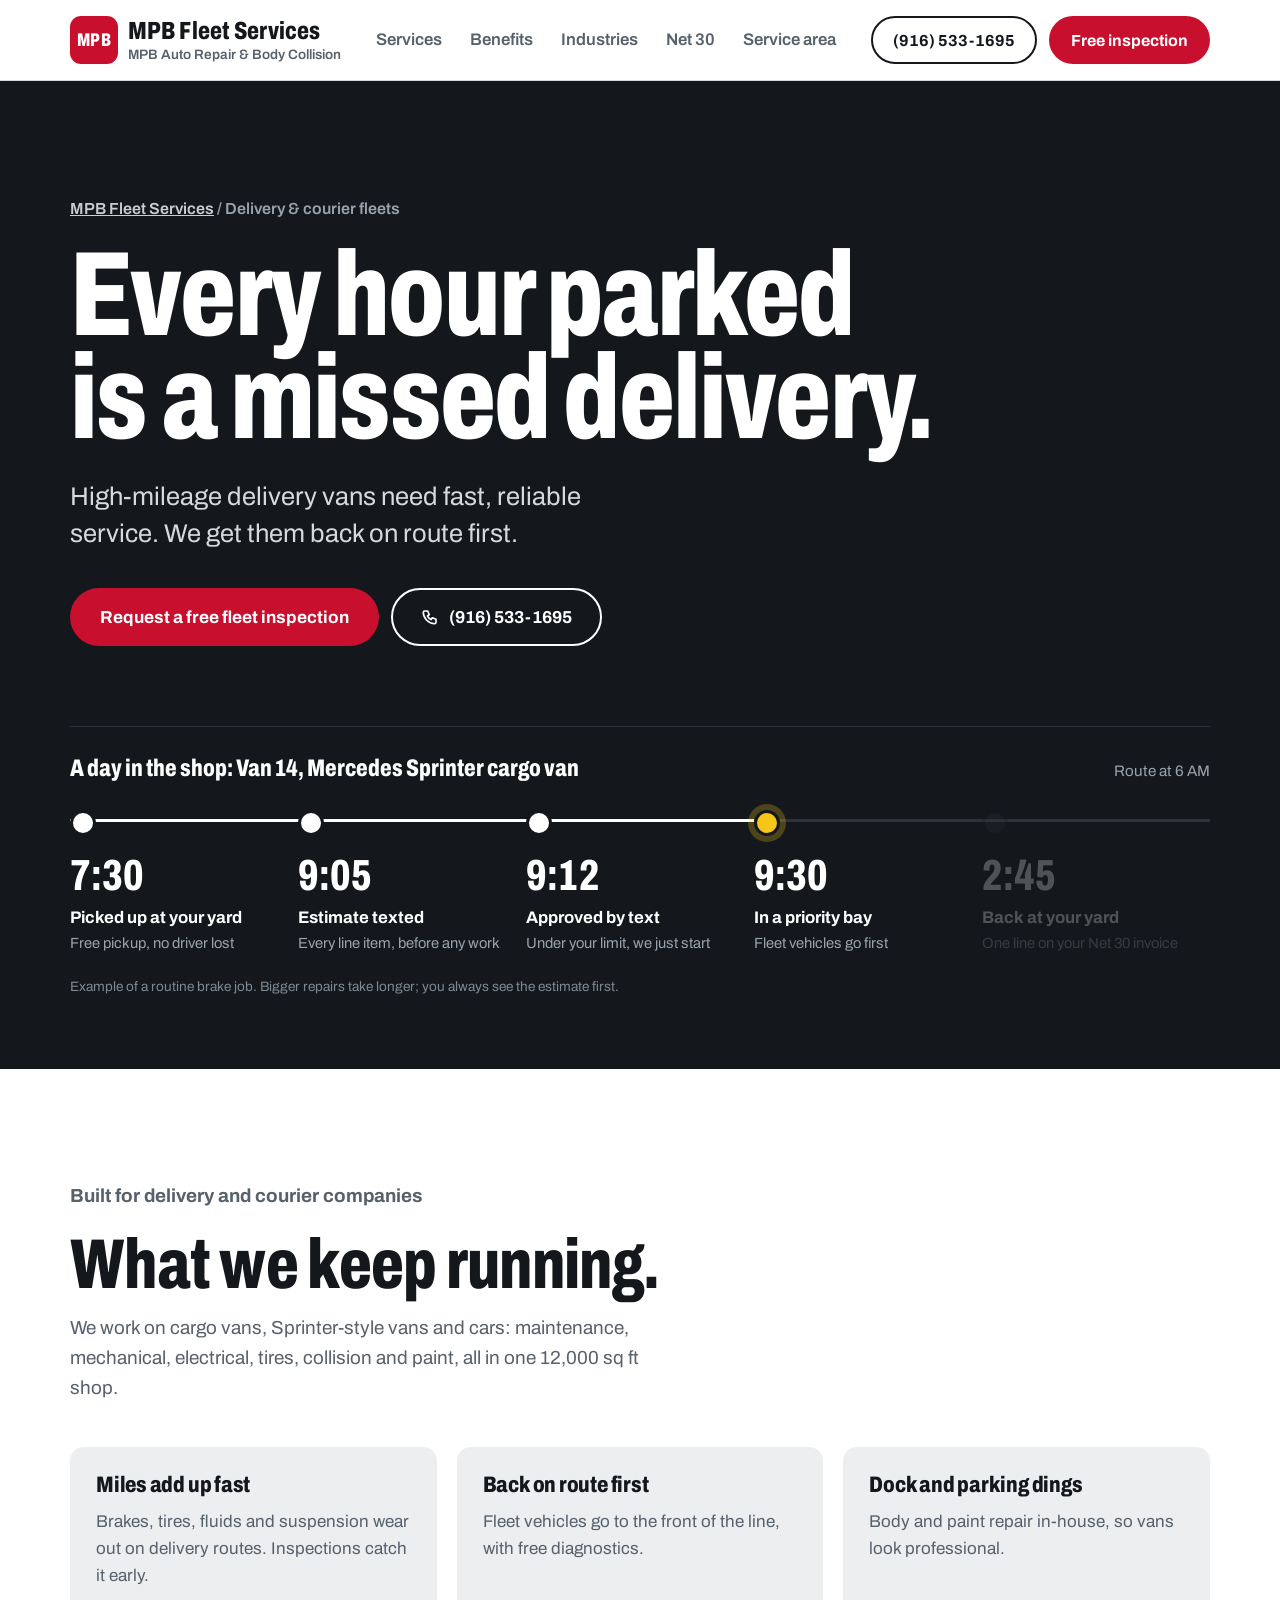
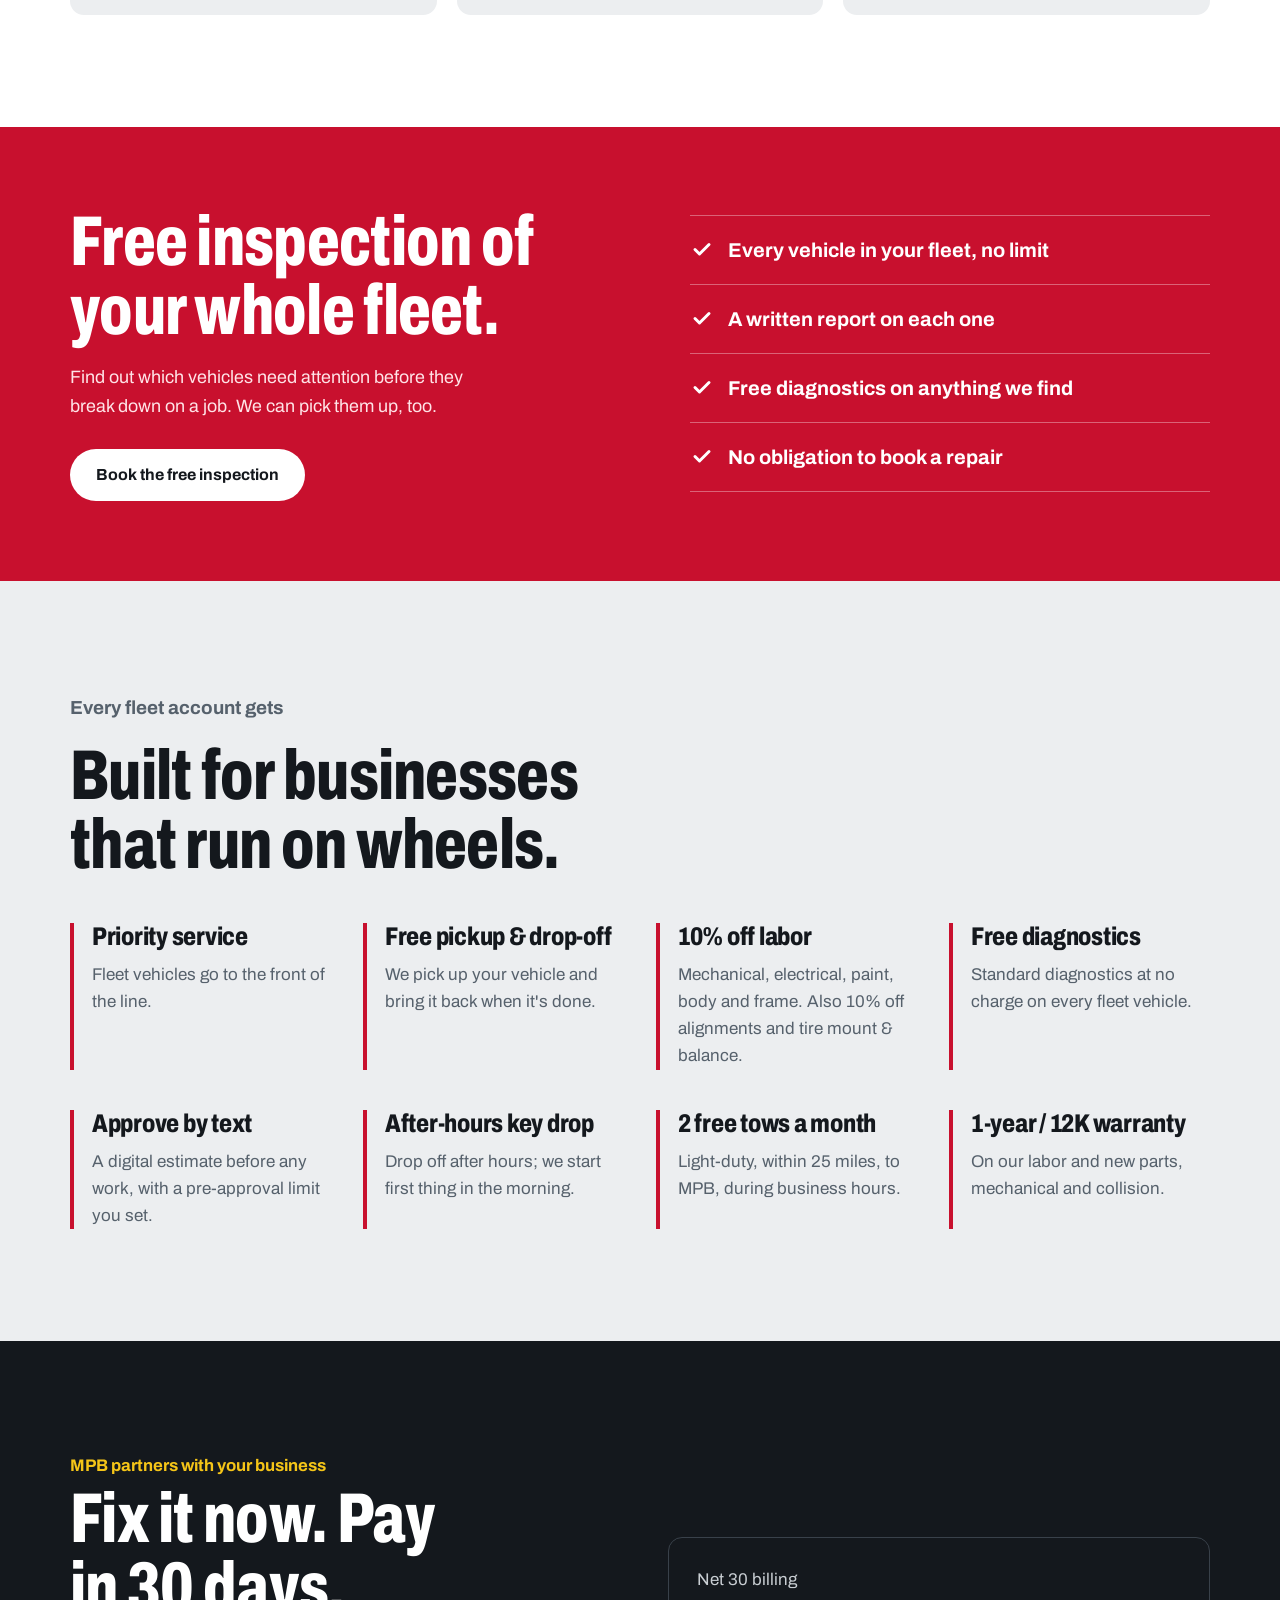
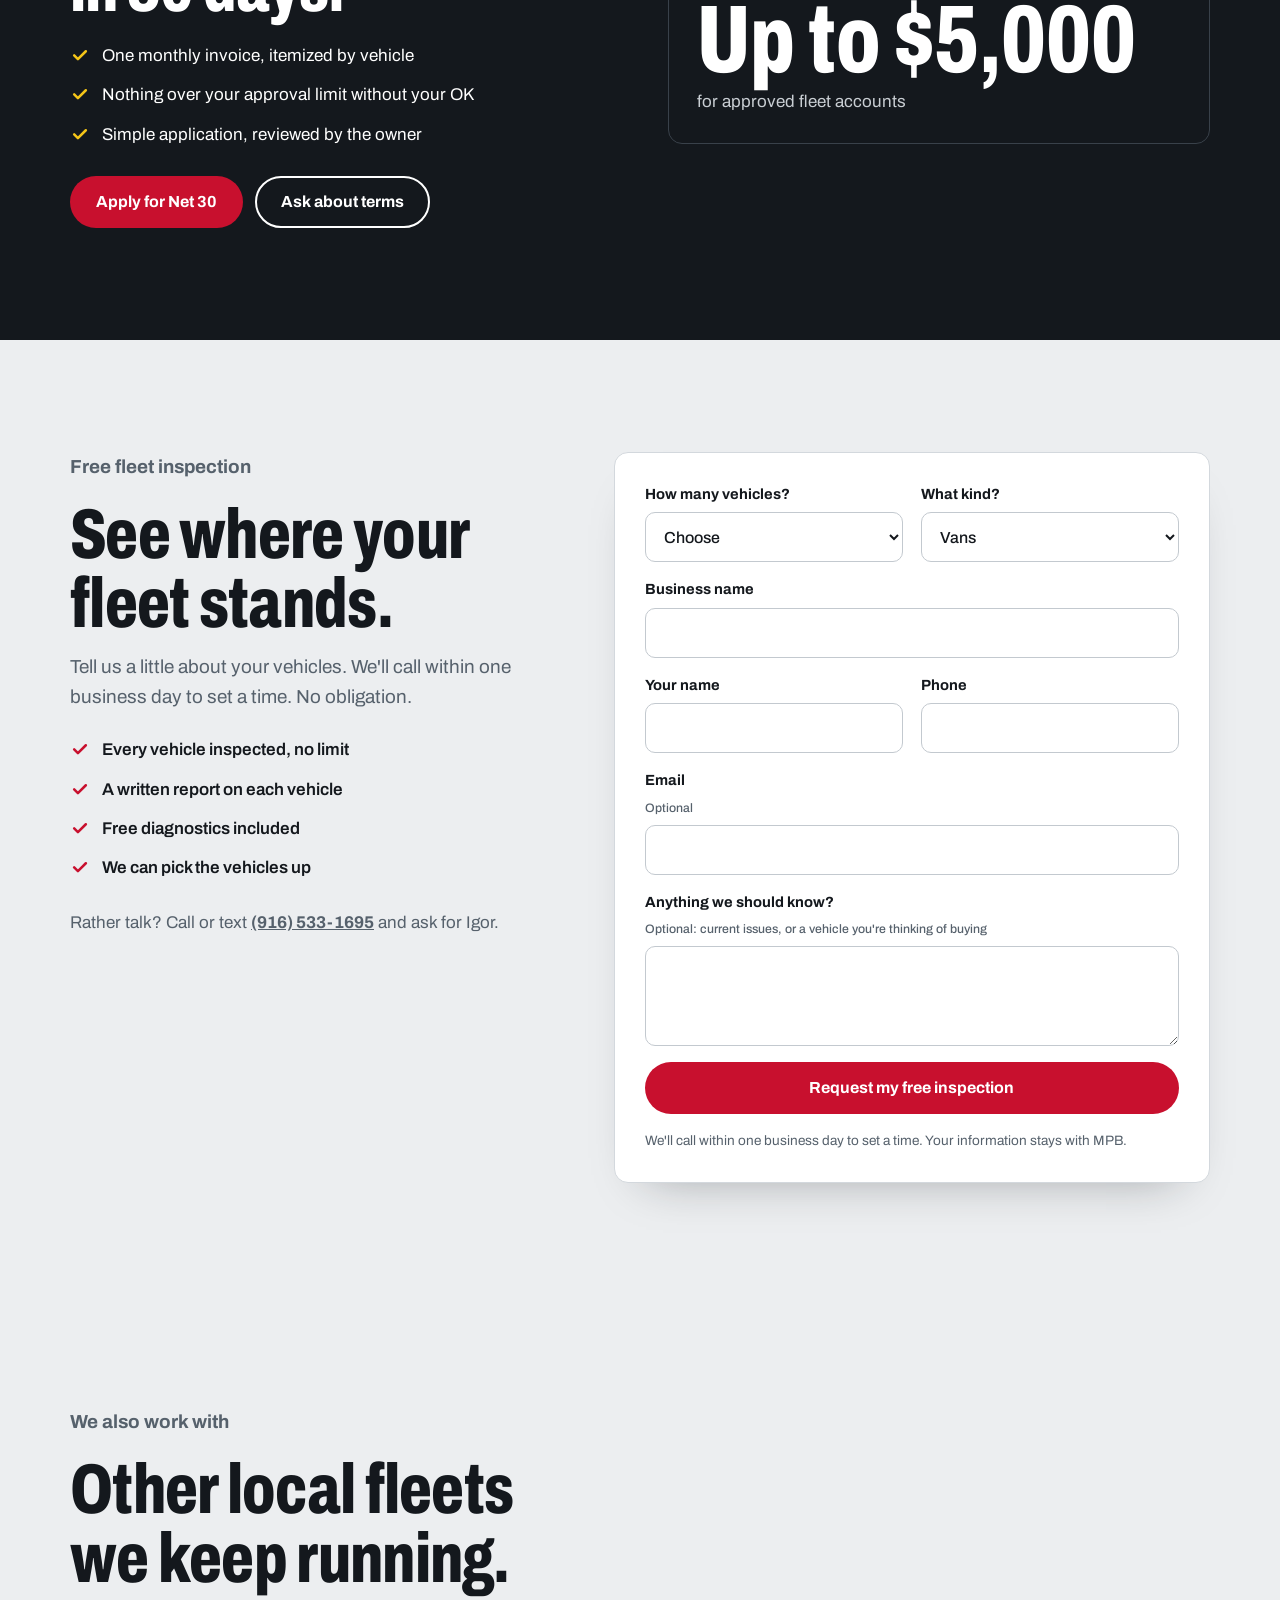
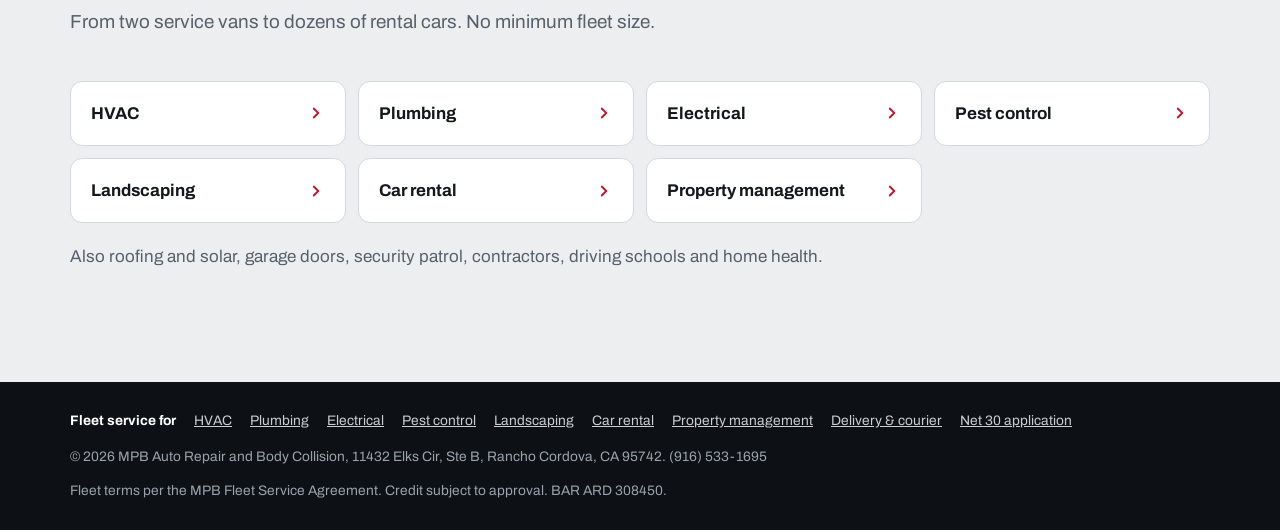
<file: delivery/index.html>
<!doctype html>
<html lang="en">
<head>
<meta charset="utf-8">
<meta name="viewport" content="width=device-width,initial-scale=1,viewport-fit=cover">
<meta name="theme-color" content="#ffffff">
<link rel="icon" href="data:image/svg+xml,%3Csvg xmlns='http://www.w3.org/2000/svg' viewBox='0 0 64 64'%3E%3Crect width='64' height='64' rx='14' fill='%23c8102e'/%3E%3Ctext x='32' y='42' font-family='Arial' font-weight='800' font-size='24' fill='white' text-anchor='middle'%3EMPB%3C/text%3E%3C/svg%3E">
<title>Delivery &amp; courier Fleet Repair in Rancho Cordova · MPB Fleet Services</title>
<meta name="description" content="Priority fleet repair for delivery and courier companies in Rancho Cordova and Sacramento: cargo vans, Sprinter-style vans and cars. Free fleet inspection, free pickup and drop-off, Net 30 billing.">
<link rel="canonical" href="https://mpbfleet.com/delivery/">
<meta property="og:type" content="website">
<meta property="og:url" content="https://mpbfleet.com/delivery/">
<meta property="og:title" content="Delivery &amp; courier Fleet Repair in Rancho Cordova · MPB Fleet Services">
<meta property="og:description" content="Priority fleet repair for delivery and courier companies in Rancho Cordova and Sacramento: cargo vans, Sprinter-style vans and cars. Free fleet inspection, free pickup and drop-off, Net 30 billing.">
<link rel="preconnect" href="https://fonts.googleapis.com">
<link rel="preconnect" href="https://fonts.gstatic.com" crossorigin>
<link rel="stylesheet" href="https://fonts.googleapis.com/css2?family=Archivo:wdth,wght@62..125,400..800&display=swap">
<link rel="stylesheet" href="/styles.css">
<script>document.documentElement.classList.add('js')</script>
<script type="application/ld+json">{"@context": "https://schema.org", "@type": "Service", "name": "Delivery & courier fleet repair and maintenance", "serviceType": "Fleet vehicle repair", "areaServed": "Rancho Cordova and Sacramento, CA", "provider": {"@type": "AutoRepair", "name": "MPB Fleet Services", "telephone": "+1-916-533-1695", "address": {"@type": "PostalAddress", "streetAddress": "11432 Elks Cir, Ste B", "addressLocality": "Rancho Cordova", "addressRegion": "CA", "postalCode": "95742"}}}</script>
</head>
<body>
<header class="top">
  <div class="wrap">
    <a class="brand" href="/" aria-label="MPB Fleet Services home"><span class="mark">MPB</span><span><b>MPB Fleet Services</b><small>MPB Auto Repair &amp; Body Collision</small></span></a>
    <nav class="nav" aria-label="Site">
      <a href="/#services">Services</a>
      <a href="/#benefits">Benefits</a>
      <a href="/#who">Industries</a>
      <a href="/credit-application/">Net 30</a>
      <a href="/#area">Service area</a>
    </nav>
    <div class="cta"><a class="btn line call" href="tel:+19165331695">(916) 533-1695</a><a class="btn red" href="/#request">Free inspection</a></div>
  </div>
</header>

<main id="top">
  <div class="hero page-hero">
    <div class="wrap">
      <p class="crumbs"><a href="/">MPB Fleet Services</a> / Delivery &amp; courier fleets</p>
      <h1>Every hour parked is a missed delivery.</h1>
      <p class="lede">High-mileage delivery vans need fast, reliable service. We get them back on route first.</p>
      <div class="cta">
        <a class="btn red" href="#request">Request a free fleet inspection</a>
        <a class="btn line" href="tel:+19165331695"><svg viewBox="0 0 24 24" fill="none" stroke="currentColor" stroke-width="2.2" stroke-linecap="round" stroke-linejoin="round" aria-hidden="true"><path d="M5 4h4l2 5-2.5 1.5a11 11 0 0 0 5 5L15 13l5 2v4a2 2 0 0 1-2 2A16 16 0 0 1 3 6a2 2 0 0 1 2-2"/></svg>(916) 533-1695</a>
      </div>
      <div class="day" role="img" aria-label="Example: one fleet vehicle's day at MPB, picked up at 7:30 AM and back at your yard at 2:45 PM.">
        <div class="day-head"><b>A day in the shop: Van 14, Mercedes Sprinter cargo van</b><span>Route at 6 AM</span></div>
        <ol><li class="done"><time>7:30</time><span><strong>Picked up at your yard</strong><small>Free pickup, no driver lost</small></span></li><li class="done"><time>9:05</time><span><strong>Estimate texted</strong><small>Every line item, before any work</small></span></li><li class="done"><time>9:12</time><span><strong>Approved by text</strong><small>Under your limit, we just start</small></span></li><li class="now"><time>9:30</time><span><strong>In a priority bay</strong><small>Fleet vehicles go first</small></span></li><li class=""><time>2:45</time><span><strong>Back at your yard</strong><small>One line on your Net 30 invoice</small></span></li></ol>
        <p class="day-note">Example of a routine brake job. Bigger repairs take longer; you always see the estimate first.</p>
      </div>
    </div>
  </div>

  <section>
    <div class="wrap">
      <div class="head">
        <p class="kicker">Built for delivery and courier companies</p>
        <h2>What we keep running.</h2>
        <p>We work on cargo vans, Sprinter-style vans and cars: maintenance, mechanical, electrical, tires, collision and paint, all in one 12,000 sq ft shop.</p>
      </div>
      <div class="pains"><div><h3>Miles add up fast</h3><p>Brakes, tires, fluids and suspension wear out on delivery routes. Inspections catch it early.</p></div><div><h3>Back on route first</h3><p>Fleet vehicles go to the front of the line, with free diagnostics.</p></div><div><h3>Dock and parking dings</h3><p>Body and paint repair in-house, so vans look professional.</p></div></div>
    </div>
  </section>

  <div class="offer">
    <div class="wrap">
      <div>
        <h2>Free inspection of your whole fleet.</h2>
        <p>Find out which vehicles need attention before they break down on a job. We can pick them up, too.</p>
        <a class="btn white" href="#request">Book the free inspection</a>
      </div>
      <ul><li><svg viewBox="0 0 24 24" fill="none" stroke="currentColor" stroke-width="3" stroke-linecap="round" stroke-linejoin="round" aria-hidden="true"><path d="M5 12.5l4.5 4.5L19 7.5"/></svg>Every vehicle in your fleet, no limit</li><li><svg viewBox="0 0 24 24" fill="none" stroke="currentColor" stroke-width="3" stroke-linecap="round" stroke-linejoin="round" aria-hidden="true"><path d="M5 12.5l4.5 4.5L19 7.5"/></svg>A written report on each one</li><li><svg viewBox="0 0 24 24" fill="none" stroke="currentColor" stroke-width="3" stroke-linecap="round" stroke-linejoin="round" aria-hidden="true"><path d="M5 12.5l4.5 4.5L19 7.5"/></svg>Free diagnostics on anything we find</li><li><svg viewBox="0 0 24 24" fill="none" stroke="currentColor" stroke-width="3" stroke-linecap="round" stroke-linejoin="round" aria-hidden="true"><path d="M5 12.5l4.5 4.5L19 7.5"/></svg>No obligation to book a repair</li></ul>
    </div>
  </div>
  <section id="benefits" class="benefits">
    <div class="wrap">
      <div class="head"><p class="kicker">Every fleet account gets</p><h2>Built for businesses that run on wheels.</h2></div>
      <div class="ben"><div><h3>Priority service</h3><p>Fleet vehicles go to the front of the line.</p></div><div><h3>Free pickup &amp; drop-off</h3><p>We pick up your vehicle and bring it back when it&#x27;s done.</p></div><div><h3>10% off labor</h3><p>Mechanical, electrical, paint, body and frame. Also 10% off alignments and tire mount &amp; balance.</p></div><div><h3>Free diagnostics</h3><p>Standard diagnostics at no charge on every fleet vehicle.</p></div><div><h3>Approve by text</h3><p>A digital estimate before any work, with a pre-approval limit you set.</p></div><div><h3>After-hours key drop</h3><p>Drop off after hours; we start first thing in the morning.</p></div><div><h3>2 free tows a month</h3><p>Light-duty, within 25 miles, to MPB, during business hours.</p></div><div><h3>1-year / 12K warranty</h3><p>On our labor and new parts, mechanical and collision.</p></div></div>
    </div>
  </section>
  <section class="credit">
    <div class="wrap">
      <div>
        <p class="kicker">MPB partners with your business</p>
        <h2>Fix it now. Pay in 30 days.</h2>
        <ul><li><svg viewBox="0 0 24 24" fill="none" stroke="currentColor" stroke-width="3" stroke-linecap="round" stroke-linejoin="round" aria-hidden="true"><path d="M5 12.5l4.5 4.5L19 7.5"/></svg>One monthly invoice, itemized by vehicle</li><li><svg viewBox="0 0 24 24" fill="none" stroke="currentColor" stroke-width="3" stroke-linecap="round" stroke-linejoin="round" aria-hidden="true"><path d="M5 12.5l4.5 4.5L19 7.5"/></svg>Nothing over your approval limit without your OK</li><li><svg viewBox="0 0 24 24" fill="none" stroke="currentColor" stroke-width="3" stroke-linecap="round" stroke-linejoin="round" aria-hidden="true"><path d="M5 12.5l4.5 4.5L19 7.5"/></svg>Simple application, reviewed by the owner</li></ul>
        <div class="cta"><a class="btn red" href="/credit-application/">Apply for Net 30</a><a class="btn ghost" href="tel:+19165331695">Ask about terms</a></div>
      </div>
      <div class="terms"><span>Net 30 billing</span><div class="big">Up to $5,000</div><span>for approved fleet accounts</span></div>
    </div>
  </section>
  <section id="request" class="request">
    <div class="wrap">
      <div>
        <div class="head" style="margin-bottom:0">
          <p class="kicker">Free fleet inspection</p>
          <h2>See where your fleet stands.</h2>
          <p>Tell us a little about your vehicles. We'll call within one business day to set a time. No obligation.</p>
        </div>
        <ul><li><svg viewBox="0 0 24 24" fill="none" stroke="currentColor" stroke-width="3" stroke-linecap="round" stroke-linejoin="round" aria-hidden="true"><path d="M5 12.5l4.5 4.5L19 7.5"/></svg>Every vehicle inspected, no limit</li><li><svg viewBox="0 0 24 24" fill="none" stroke="currentColor" stroke-width="3" stroke-linecap="round" stroke-linejoin="round" aria-hidden="true"><path d="M5 12.5l4.5 4.5L19 7.5"/></svg>A written report on each vehicle</li><li><svg viewBox="0 0 24 24" fill="none" stroke="currentColor" stroke-width="3" stroke-linecap="round" stroke-linejoin="round" aria-hidden="true"><path d="M5 12.5l4.5 4.5L19 7.5"/></svg>Free diagnostics included</li><li><svg viewBox="0 0 24 24" fill="none" stroke="currentColor" stroke-width="3" stroke-linecap="round" stroke-linejoin="round" aria-hidden="true"><path d="M5 12.5l4.5 4.5L19 7.5"/></svg>We can pick the vehicles up</li></ul>
        <p style="margin-top:28px;color:var(--steel)">Rather talk? Call or text <a href="tel:+19165331695"><b>(916) 533-1695</b></a> and ask for Igor.</p>
      </div>
      <form class="card" action="https://formsubmit.co/mpbfleet@gmail.com" method="POST">
        <input type="hidden" name="_subject" value="New fleet inspection request (Delivery &amp; courier) · mpbfleet.com">
        <input type="hidden" name="_template" value="table">
        <input type="hidden" name="_captcha" value="false">
        <input type="hidden" name="_next" value="https://mpbfleet.com/thanks.html">
        <input type="hidden" name="Industry" value="Delivery &amp; courier">
        <input type="text" name="_honey" class="hp" tabindex="-1" autocomplete="off" aria-hidden="true">
        <label>How many vehicles?
          <select name="Fleet size" required>
            <option value="">Choose</option><option>1–2</option><option>3–5</option><option>6–10</option><option>11–25</option><option>26+</option>
          </select>
        </label>
        <label>What kind?
          <select name="Vehicle types">
            <option>Vans</option><option>Pickups</option><option>Cars / SUVs</option><option>A mix</option>
          </select>
        </label>
        <label class="full">Business name<input name="Business" required autocomplete="organization"></label>
        <label>Your name<input name="Name" required autocomplete="name"></label>
        <label>Phone<input name="Phone" type="tel" required autocomplete="tel" inputmode="tel"></label>
        <label class="full">Email <small>Optional</small><input name="email" type="email" autocomplete="email"></label>
        <label class="full">Anything we should know? <small>Optional: current issues, or a vehicle you're thinking of buying</small><textarea name="Notes"></textarea></label>
        <div class="full"><button class="btn red" type="submit">Request my free inspection</button></div>
        <p class="note full">We'll call within one business day to set a time. Your information stays with MPB.</p>
      </form>
    </div>
  </section>
  <section id="who" class="who">
    <div class="wrap">
      <div class="head"><p class="kicker">We also work with</p><h2>Other local fleets we keep running.</h2><p>From two service vans to dozens of rental cars. No minimum fleet size.</p></div>
      <div class="inds"><a href="/hvac/">HVAC<svg viewBox="0 0 24 24" fill="none" stroke="currentColor" stroke-width="2.4" stroke-linecap="round" stroke-linejoin="round" aria-hidden="true"><path d="M9 6l6 6-6 6"/></svg></a><a href="/plumbing/">Plumbing<svg viewBox="0 0 24 24" fill="none" stroke="currentColor" stroke-width="2.4" stroke-linecap="round" stroke-linejoin="round" aria-hidden="true"><path d="M9 6l6 6-6 6"/></svg></a><a href="/electrical/">Electrical<svg viewBox="0 0 24 24" fill="none" stroke="currentColor" stroke-width="2.4" stroke-linecap="round" stroke-linejoin="round" aria-hidden="true"><path d="M9 6l6 6-6 6"/></svg></a><a href="/pest-control/">Pest control<svg viewBox="0 0 24 24" fill="none" stroke="currentColor" stroke-width="2.4" stroke-linecap="round" stroke-linejoin="round" aria-hidden="true"><path d="M9 6l6 6-6 6"/></svg></a><a href="/landscaping/">Landscaping<svg viewBox="0 0 24 24" fill="none" stroke="currentColor" stroke-width="2.4" stroke-linecap="round" stroke-linejoin="round" aria-hidden="true"><path d="M9 6l6 6-6 6"/></svg></a><a href="/rental-cars/">Car rental<svg viewBox="0 0 24 24" fill="none" stroke="currentColor" stroke-width="2.4" stroke-linecap="round" stroke-linejoin="round" aria-hidden="true"><path d="M9 6l6 6-6 6"/></svg></a><a href="/property-management/">Property management<svg viewBox="0 0 24 24" fill="none" stroke="currentColor" stroke-width="2.4" stroke-linecap="round" stroke-linejoin="round" aria-hidden="true"><path d="M9 6l6 6-6 6"/></svg></a></div>
      <p class="also">Also roofing and solar, garage doors, security patrol, contractors, driving schools and home health.</p>
    </div>
  </section>
</main>
<footer>
  <div class="wrap">
    <div class="flinks"><b>Fleet service for</b><a href="/hvac/">HVAC</a><a href="/plumbing/">Plumbing</a><a href="/electrical/">Electrical</a><a href="/pest-control/">Pest control</a><a href="/landscaping/">Landscaping</a><a href="/rental-cars/">Car rental</a><a href="/property-management/">Property management</a><a href="/delivery/">Delivery &amp; courier</a><a href="/credit-application/">Net 30 application</a></div>
    <div class="fine">
      <span>© 2026 MPB Auto Repair and Body Collision, 11432 Elks Cir, Ste B, Rancho Cordova, CA 95742. (916) 533-1695</span>
      <span>Fleet terms per the MPB Fleet Service Agreement. Credit subject to approval. BAR ARD 308450.</span>
    </div>
  </div>
</footer>
<nav class="bar" aria-label="Quick contact">
  <a class="btn line" href="tel:+19165331695"><svg viewBox="0 0 24 24" fill="none" stroke="currentColor" stroke-width="2.2" stroke-linecap="round" stroke-linejoin="round" aria-hidden="true"><path d="M5 4h4l2 5-2.5 1.5a11 11 0 0 0 5 5L15 13l5 2v4a2 2 0 0 1-2 2A16 16 0 0 1 3 6a2 2 0 0 1 2-2"/></svg>Call</a>
  <a class="btn line" href="sms:+19165331695"><svg viewBox="0 0 24 24" fill="none" stroke="currentColor" stroke-width="2.2" stroke-linecap="round" stroke-linejoin="round" aria-hidden="true"><path d="M21 12a8 8 0 0 1-11.6 7.1L4 20l1-4.6A8 8 0 1 1 21 12z"/></svg>Text</a>
  <a class="btn red" href="/#request">Free inspection</a>
</nav>
<script>
(function(){var b=document.querySelector('.day');if(!b)return;var li=[].slice.call(b.querySelectorAll('li'));
if(matchMedia('(prefers-reduced-motion: reduce)').matches){li.forEach(function(l){l.classList.add('on')});return}
li.forEach(function(l,i){setTimeout(function(){l.classList.add('on')},350+i*420)})})();
</script>
</body>
</html>
</file>
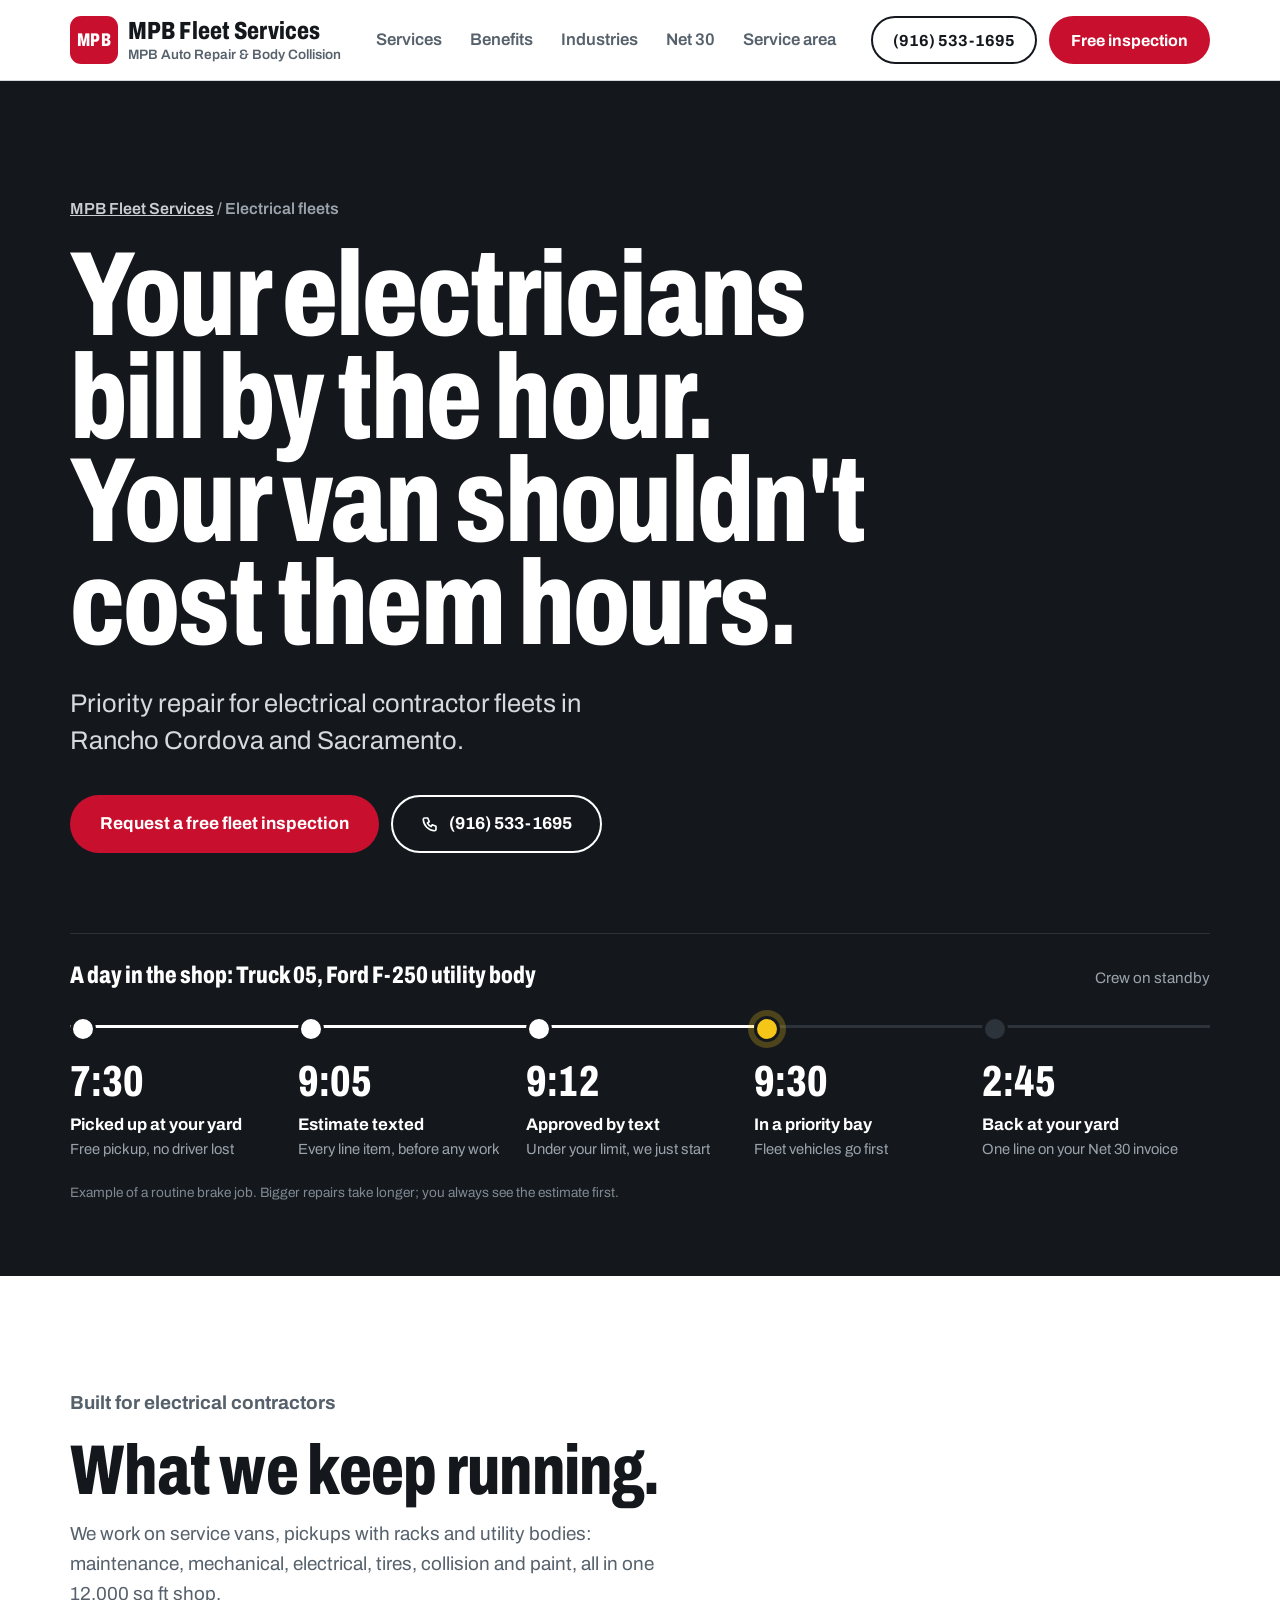
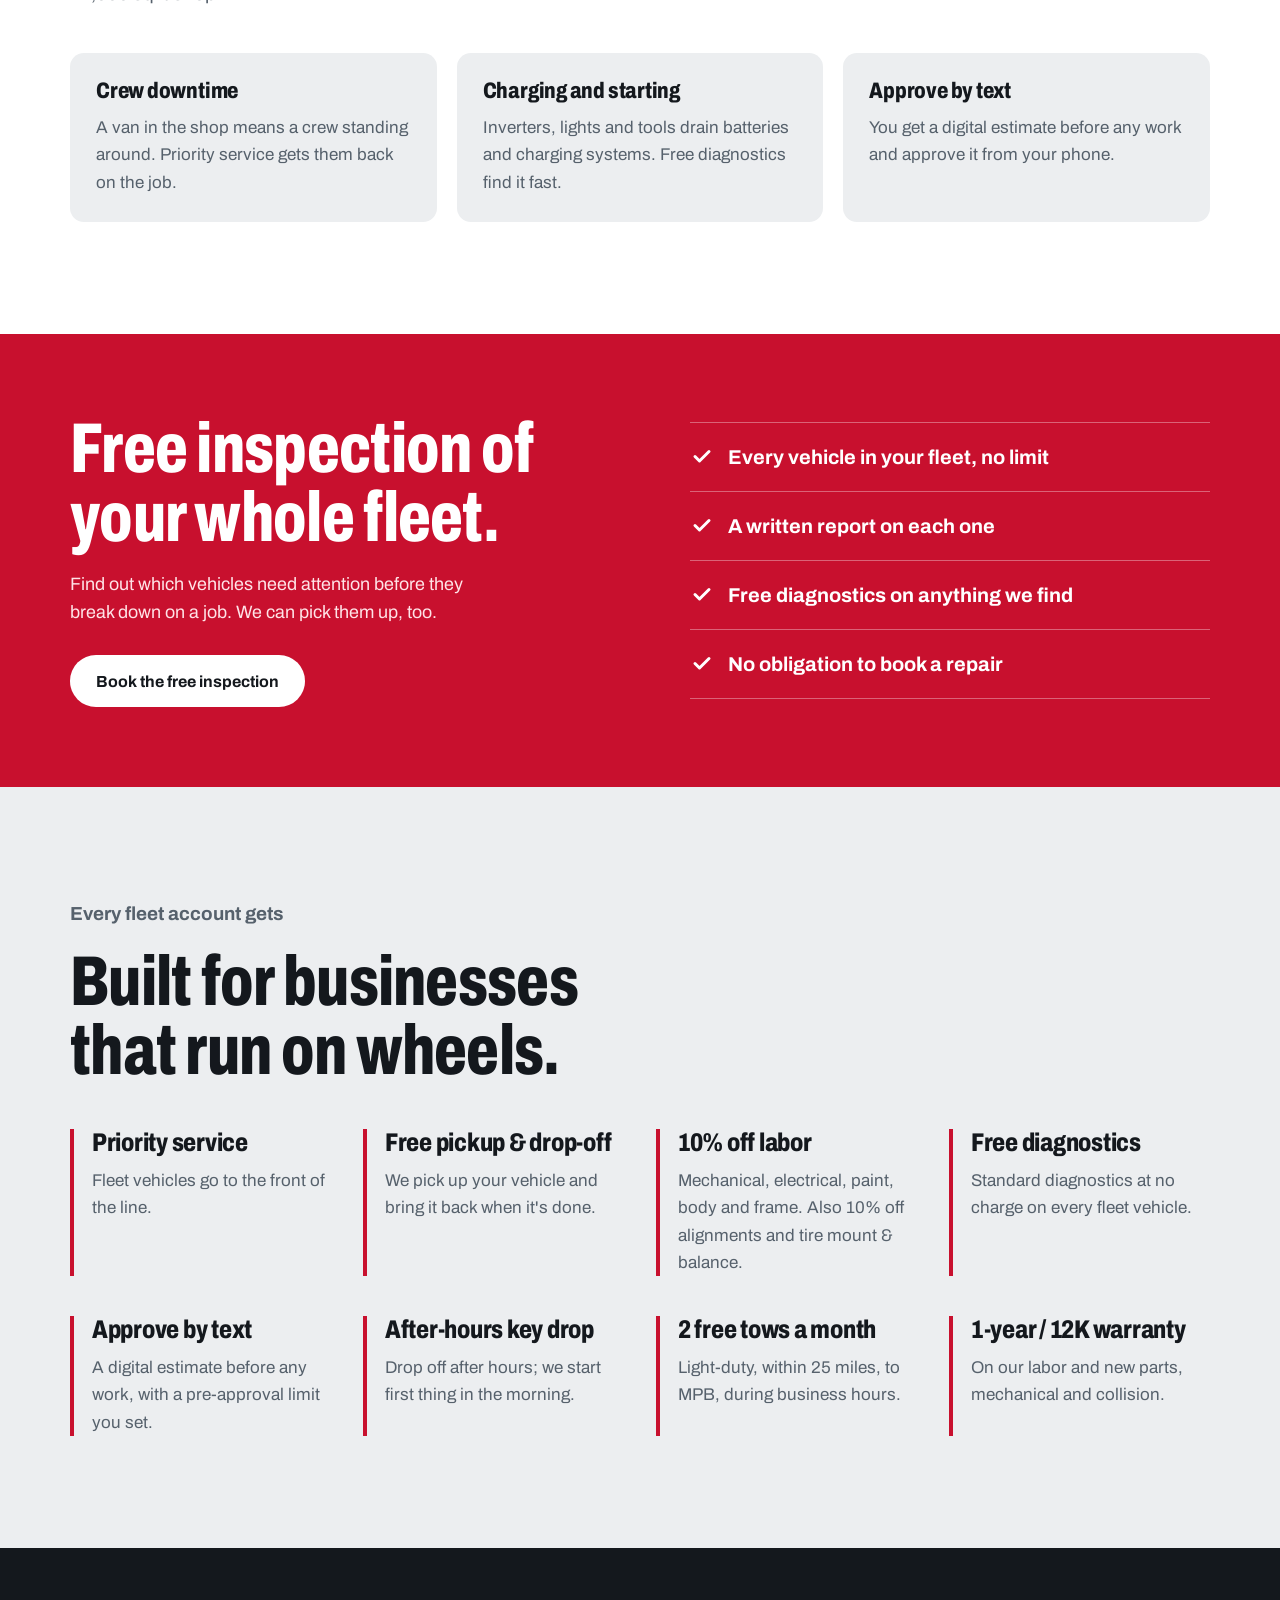
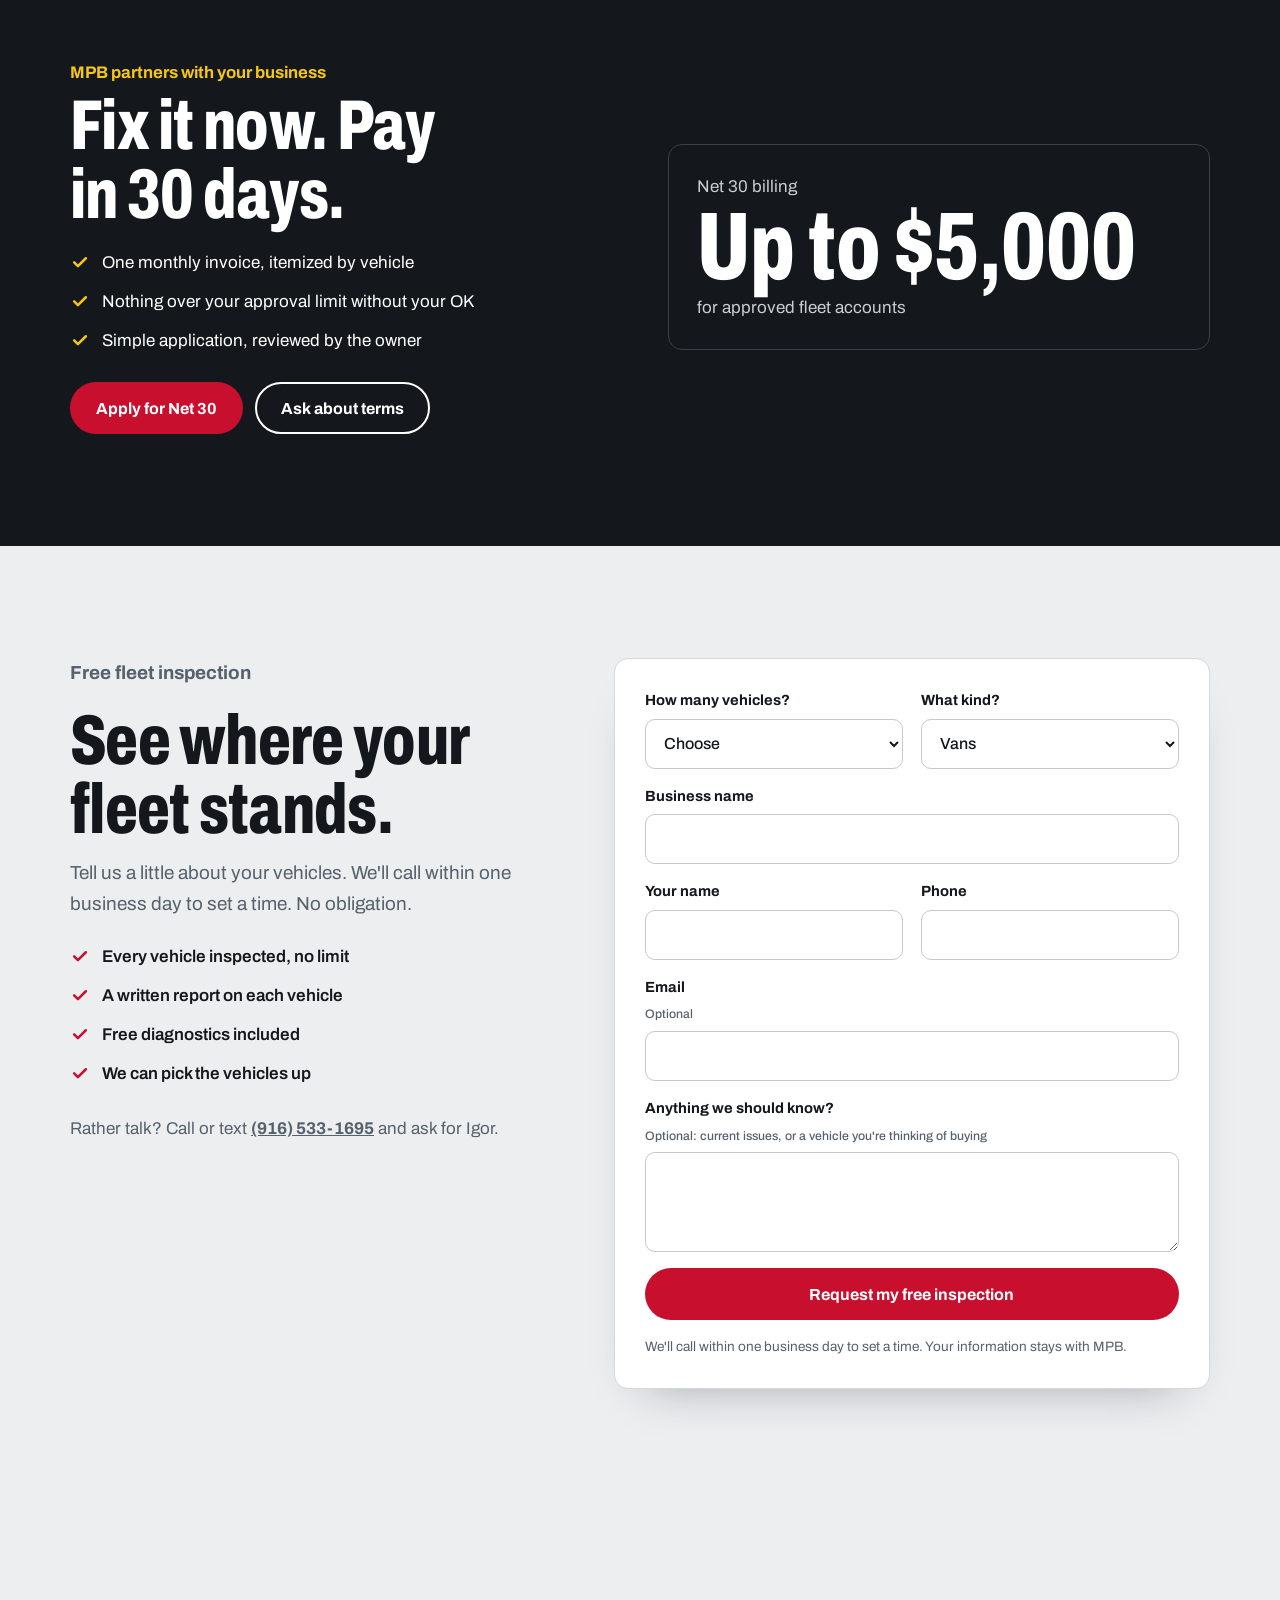
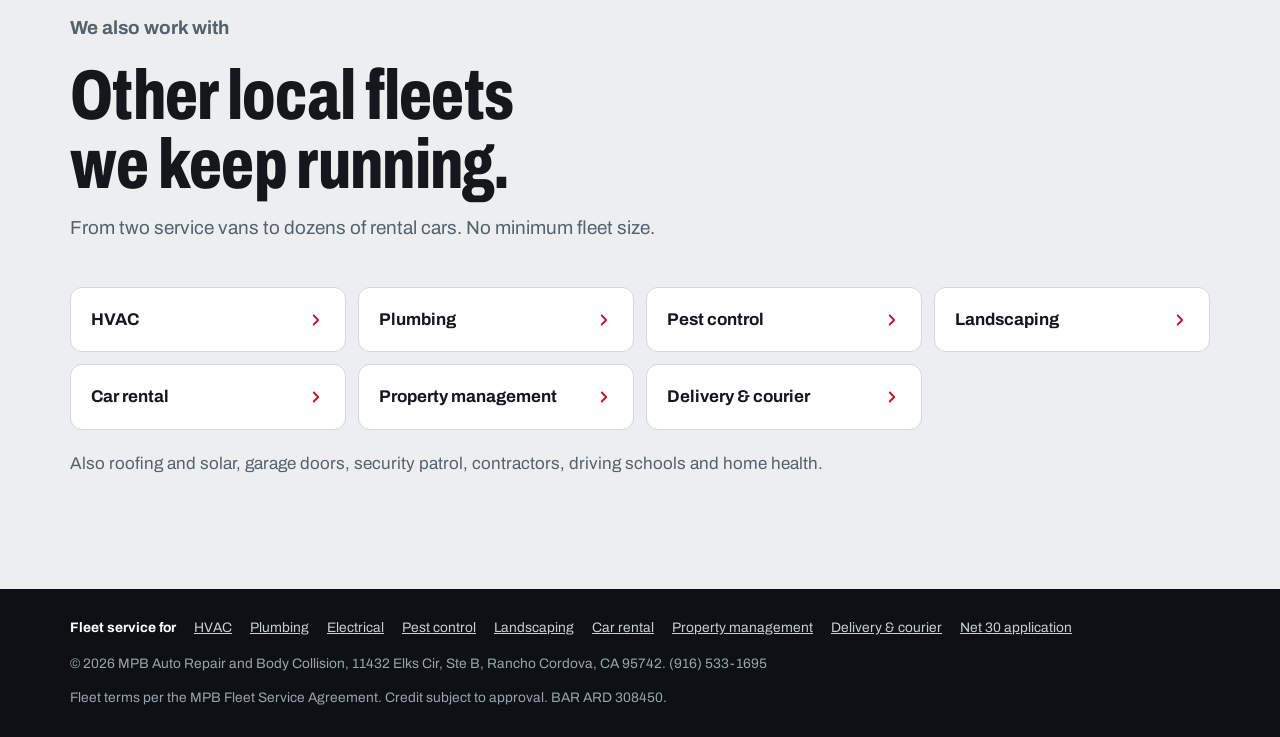
<file: electrical/index.html>
<!doctype html>
<html lang="en">
<head>
<meta charset="utf-8">
<meta name="viewport" content="width=device-width,initial-scale=1,viewport-fit=cover">
<meta name="theme-color" content="#ffffff">
<link rel="icon" href="data:image/svg+xml,%3Csvg xmlns='http://www.w3.org/2000/svg' viewBox='0 0 64 64'%3E%3Crect width='64' height='64' rx='14' fill='%23c8102e'/%3E%3Ctext x='32' y='42' font-family='Arial' font-weight='800' font-size='24' fill='white' text-anchor='middle'%3EMPB%3C/text%3E%3C/svg%3E">
<title>Electrical Fleet Repair in Rancho Cordova · MPB Fleet Services</title>
<meta name="description" content="Priority fleet repair for electrical contractors in Rancho Cordova and Sacramento: service vans, pickups with racks and utility bodies. Free fleet inspection, free pickup and drop-off, Net 30 billing.">
<link rel="canonical" href="https://mpbfleet.com/electrical/">
<meta property="og:type" content="website">
<meta property="og:url" content="https://mpbfleet.com/electrical/">
<meta property="og:title" content="Electrical Fleet Repair in Rancho Cordova · MPB Fleet Services">
<meta property="og:description" content="Priority fleet repair for electrical contractors in Rancho Cordova and Sacramento: service vans, pickups with racks and utility bodies. Free fleet inspection, free pickup and drop-off, Net 30 billing.">
<link rel="preconnect" href="https://fonts.googleapis.com">
<link rel="preconnect" href="https://fonts.gstatic.com" crossorigin>
<link rel="stylesheet" href="https://fonts.googleapis.com/css2?family=Archivo:wdth,wght@62..125,400..800&display=swap">
<link rel="stylesheet" href="/styles.css">
<script>document.documentElement.classList.add('js')</script>
<script type="application/ld+json">{"@context": "https://schema.org", "@type": "Service", "name": "Electrical fleet repair and maintenance", "serviceType": "Fleet vehicle repair", "areaServed": "Rancho Cordova and Sacramento, CA", "provider": {"@type": "AutoRepair", "name": "MPB Fleet Services", "telephone": "+1-916-533-1695", "address": {"@type": "PostalAddress", "streetAddress": "11432 Elks Cir, Ste B", "addressLocality": "Rancho Cordova", "addressRegion": "CA", "postalCode": "95742"}}}</script>
</head>
<body>
<header class="top">
  <div class="wrap">
    <a class="brand" href="/" aria-label="MPB Fleet Services home"><span class="mark">MPB</span><span><b>MPB Fleet Services</b><small>MPB Auto Repair &amp; Body Collision</small></span></a>
    <nav class="nav" aria-label="Site">
      <a href="/#services">Services</a>
      <a href="/#benefits">Benefits</a>
      <a href="/#who">Industries</a>
      <a href="/credit-application/">Net 30</a>
      <a href="/#area">Service area</a>
    </nav>
    <div class="cta"><a class="btn line call" href="tel:+19165331695">(916) 533-1695</a><a class="btn red" href="/#request">Free inspection</a></div>
  </div>
</header>

<main id="top">
  <div class="hero page-hero">
    <div class="wrap">
      <p class="crumbs"><a href="/">MPB Fleet Services</a> / Electrical fleets</p>
      <h1>Your electricians bill by the hour. Your van shouldn&#x27;t cost them hours.</h1>
      <p class="lede">Priority repair for electrical contractor fleets in Rancho Cordova and Sacramento.</p>
      <div class="cta">
        <a class="btn red" href="#request">Request a free fleet inspection</a>
        <a class="btn line" href="tel:+19165331695"><svg viewBox="0 0 24 24" fill="none" stroke="currentColor" stroke-width="2.2" stroke-linecap="round" stroke-linejoin="round" aria-hidden="true"><path d="M5 4h4l2 5-2.5 1.5a11 11 0 0 0 5 5L15 13l5 2v4a2 2 0 0 1-2 2A16 16 0 0 1 3 6a2 2 0 0 1 2-2"/></svg>(916) 533-1695</a>
      </div>
      <div class="day" role="img" aria-label="Example: one fleet vehicle's day at MPB, picked up at 7:30 AM and back at your yard at 2:45 PM.">
        <div class="day-head"><b>A day in the shop: Truck 05, Ford F-250 utility body</b><span>Crew on standby</span></div>
        <ol><li class="done"><time>7:30</time><span><strong>Picked up at your yard</strong><small>Free pickup, no driver lost</small></span></li><li class="done"><time>9:05</time><span><strong>Estimate texted</strong><small>Every line item, before any work</small></span></li><li class="done"><time>9:12</time><span><strong>Approved by text</strong><small>Under your limit, we just start</small></span></li><li class="now"><time>9:30</time><span><strong>In a priority bay</strong><small>Fleet vehicles go first</small></span></li><li class=""><time>2:45</time><span><strong>Back at your yard</strong><small>One line on your Net 30 invoice</small></span></li></ol>
        <p class="day-note">Example of a routine brake job. Bigger repairs take longer; you always see the estimate first.</p>
      </div>
    </div>
  </div>

  <section>
    <div class="wrap">
      <div class="head">
        <p class="kicker">Built for electrical contractors</p>
        <h2>What we keep running.</h2>
        <p>We work on service vans, pickups with racks and utility bodies: maintenance, mechanical, electrical, tires, collision and paint, all in one 12,000 sq ft shop.</p>
      </div>
      <div class="pains"><div><h3>Crew downtime</h3><p>A van in the shop means a crew standing around. Priority service gets them back on the job.</p></div><div><h3>Charging and starting</h3><p>Inverters, lights and tools drain batteries and charging systems. Free diagnostics find it fast.</p></div><div><h3>Approve by text</h3><p>You get a digital estimate before any work and approve it from your phone.</p></div></div>
    </div>
  </section>

  <div class="offer">
    <div class="wrap">
      <div>
        <h2>Free inspection of your whole fleet.</h2>
        <p>Find out which vehicles need attention before they break down on a job. We can pick them up, too.</p>
        <a class="btn white" href="#request">Book the free inspection</a>
      </div>
      <ul><li><svg viewBox="0 0 24 24" fill="none" stroke="currentColor" stroke-width="3" stroke-linecap="round" stroke-linejoin="round" aria-hidden="true"><path d="M5 12.5l4.5 4.5L19 7.5"/></svg>Every vehicle in your fleet, no limit</li><li><svg viewBox="0 0 24 24" fill="none" stroke="currentColor" stroke-width="3" stroke-linecap="round" stroke-linejoin="round" aria-hidden="true"><path d="M5 12.5l4.5 4.5L19 7.5"/></svg>A written report on each one</li><li><svg viewBox="0 0 24 24" fill="none" stroke="currentColor" stroke-width="3" stroke-linecap="round" stroke-linejoin="round" aria-hidden="true"><path d="M5 12.5l4.5 4.5L19 7.5"/></svg>Free diagnostics on anything we find</li><li><svg viewBox="0 0 24 24" fill="none" stroke="currentColor" stroke-width="3" stroke-linecap="round" stroke-linejoin="round" aria-hidden="true"><path d="M5 12.5l4.5 4.5L19 7.5"/></svg>No obligation to book a repair</li></ul>
    </div>
  </div>
  <section id="benefits" class="benefits">
    <div class="wrap">
      <div class="head"><p class="kicker">Every fleet account gets</p><h2>Built for businesses that run on wheels.</h2></div>
      <div class="ben"><div><h3>Priority service</h3><p>Fleet vehicles go to the front of the line.</p></div><div><h3>Free pickup &amp; drop-off</h3><p>We pick up your vehicle and bring it back when it&#x27;s done.</p></div><div><h3>10% off labor</h3><p>Mechanical, electrical, paint, body and frame. Also 10% off alignments and tire mount &amp; balance.</p></div><div><h3>Free diagnostics</h3><p>Standard diagnostics at no charge on every fleet vehicle.</p></div><div><h3>Approve by text</h3><p>A digital estimate before any work, with a pre-approval limit you set.</p></div><div><h3>After-hours key drop</h3><p>Drop off after hours; we start first thing in the morning.</p></div><div><h3>2 free tows a month</h3><p>Light-duty, within 25 miles, to MPB, during business hours.</p></div><div><h3>1-year / 12K warranty</h3><p>On our labor and new parts, mechanical and collision.</p></div></div>
    </div>
  </section>
  <section class="credit">
    <div class="wrap">
      <div>
        <p class="kicker">MPB partners with your business</p>
        <h2>Fix it now. Pay in 30 days.</h2>
        <ul><li><svg viewBox="0 0 24 24" fill="none" stroke="currentColor" stroke-width="3" stroke-linecap="round" stroke-linejoin="round" aria-hidden="true"><path d="M5 12.5l4.5 4.5L19 7.5"/></svg>One monthly invoice, itemized by vehicle</li><li><svg viewBox="0 0 24 24" fill="none" stroke="currentColor" stroke-width="3" stroke-linecap="round" stroke-linejoin="round" aria-hidden="true"><path d="M5 12.5l4.5 4.5L19 7.5"/></svg>Nothing over your approval limit without your OK</li><li><svg viewBox="0 0 24 24" fill="none" stroke="currentColor" stroke-width="3" stroke-linecap="round" stroke-linejoin="round" aria-hidden="true"><path d="M5 12.5l4.5 4.5L19 7.5"/></svg>Simple application, reviewed by the owner</li></ul>
        <div class="cta"><a class="btn red" href="/credit-application/">Apply for Net 30</a><a class="btn ghost" href="tel:+19165331695">Ask about terms</a></div>
      </div>
      <div class="terms"><span>Net 30 billing</span><div class="big">Up to $5,000</div><span>for approved fleet accounts</span></div>
    </div>
  </section>
  <section id="request" class="request">
    <div class="wrap">
      <div>
        <div class="head" style="margin-bottom:0">
          <p class="kicker">Free fleet inspection</p>
          <h2>See where your fleet stands.</h2>
          <p>Tell us a little about your vehicles. We'll call within one business day to set a time. No obligation.</p>
        </div>
        <ul><li><svg viewBox="0 0 24 24" fill="none" stroke="currentColor" stroke-width="3" stroke-linecap="round" stroke-linejoin="round" aria-hidden="true"><path d="M5 12.5l4.5 4.5L19 7.5"/></svg>Every vehicle inspected, no limit</li><li><svg viewBox="0 0 24 24" fill="none" stroke="currentColor" stroke-width="3" stroke-linecap="round" stroke-linejoin="round" aria-hidden="true"><path d="M5 12.5l4.5 4.5L19 7.5"/></svg>A written report on each vehicle</li><li><svg viewBox="0 0 24 24" fill="none" stroke="currentColor" stroke-width="3" stroke-linecap="round" stroke-linejoin="round" aria-hidden="true"><path d="M5 12.5l4.5 4.5L19 7.5"/></svg>Free diagnostics included</li><li><svg viewBox="0 0 24 24" fill="none" stroke="currentColor" stroke-width="3" stroke-linecap="round" stroke-linejoin="round" aria-hidden="true"><path d="M5 12.5l4.5 4.5L19 7.5"/></svg>We can pick the vehicles up</li></ul>
        <p style="margin-top:28px;color:var(--steel)">Rather talk? Call or text <a href="tel:+19165331695"><b>(916) 533-1695</b></a> and ask for Igor.</p>
      </div>
      <form class="card" action="https://formsubmit.co/mpbfleet@gmail.com" method="POST">
        <input type="hidden" name="_subject" value="New fleet inspection request (Electrical) · mpbfleet.com">
        <input type="hidden" name="_template" value="table">
        <input type="hidden" name="_captcha" value="false">
        <input type="hidden" name="_next" value="https://mpbfleet.com/thanks.html">
        <input type="hidden" name="Industry" value="Electrical">
        <input type="text" name="_honey" class="hp" tabindex="-1" autocomplete="off" aria-hidden="true">
        <label>How many vehicles?
          <select name="Fleet size" required>
            <option value="">Choose</option><option>1–2</option><option>3–5</option><option>6–10</option><option>11–25</option><option>26+</option>
          </select>
        </label>
        <label>What kind?
          <select name="Vehicle types">
            <option>Vans</option><option>Pickups</option><option>Cars / SUVs</option><option>A mix</option>
          </select>
        </label>
        <label class="full">Business name<input name="Business" required autocomplete="organization"></label>
        <label>Your name<input name="Name" required autocomplete="name"></label>
        <label>Phone<input name="Phone" type="tel" required autocomplete="tel" inputmode="tel"></label>
        <label class="full">Email <small>Optional</small><input name="email" type="email" autocomplete="email"></label>
        <label class="full">Anything we should know? <small>Optional: current issues, or a vehicle you're thinking of buying</small><textarea name="Notes"></textarea></label>
        <div class="full"><button class="btn red" type="submit">Request my free inspection</button></div>
        <p class="note full">We'll call within one business day to set a time. Your information stays with MPB.</p>
      </form>
    </div>
  </section>
  <section id="who" class="who">
    <div class="wrap">
      <div class="head"><p class="kicker">We also work with</p><h2>Other local fleets we keep running.</h2><p>From two service vans to dozens of rental cars. No minimum fleet size.</p></div>
      <div class="inds"><a href="/hvac/">HVAC<svg viewBox="0 0 24 24" fill="none" stroke="currentColor" stroke-width="2.4" stroke-linecap="round" stroke-linejoin="round" aria-hidden="true"><path d="M9 6l6 6-6 6"/></svg></a><a href="/plumbing/">Plumbing<svg viewBox="0 0 24 24" fill="none" stroke="currentColor" stroke-width="2.4" stroke-linecap="round" stroke-linejoin="round" aria-hidden="true"><path d="M9 6l6 6-6 6"/></svg></a><a href="/pest-control/">Pest control<svg viewBox="0 0 24 24" fill="none" stroke="currentColor" stroke-width="2.4" stroke-linecap="round" stroke-linejoin="round" aria-hidden="true"><path d="M9 6l6 6-6 6"/></svg></a><a href="/landscaping/">Landscaping<svg viewBox="0 0 24 24" fill="none" stroke="currentColor" stroke-width="2.4" stroke-linecap="round" stroke-linejoin="round" aria-hidden="true"><path d="M9 6l6 6-6 6"/></svg></a><a href="/rental-cars/">Car rental<svg viewBox="0 0 24 24" fill="none" stroke="currentColor" stroke-width="2.4" stroke-linecap="round" stroke-linejoin="round" aria-hidden="true"><path d="M9 6l6 6-6 6"/></svg></a><a href="/property-management/">Property management<svg viewBox="0 0 24 24" fill="none" stroke="currentColor" stroke-width="2.4" stroke-linecap="round" stroke-linejoin="round" aria-hidden="true"><path d="M9 6l6 6-6 6"/></svg></a><a href="/delivery/">Delivery &amp; courier<svg viewBox="0 0 24 24" fill="none" stroke="currentColor" stroke-width="2.4" stroke-linecap="round" stroke-linejoin="round" aria-hidden="true"><path d="M9 6l6 6-6 6"/></svg></a></div>
      <p class="also">Also roofing and solar, garage doors, security patrol, contractors, driving schools and home health.</p>
    </div>
  </section>
</main>
<footer>
  <div class="wrap">
    <div class="flinks"><b>Fleet service for</b><a href="/hvac/">HVAC</a><a href="/plumbing/">Plumbing</a><a href="/electrical/">Electrical</a><a href="/pest-control/">Pest control</a><a href="/landscaping/">Landscaping</a><a href="/rental-cars/">Car rental</a><a href="/property-management/">Property management</a><a href="/delivery/">Delivery &amp; courier</a><a href="/credit-application/">Net 30 application</a></div>
    <div class="fine">
      <span>© 2026 MPB Auto Repair and Body Collision, 11432 Elks Cir, Ste B, Rancho Cordova, CA 95742. (916) 533-1695</span>
      <span>Fleet terms per the MPB Fleet Service Agreement. Credit subject to approval. BAR ARD 308450.</span>
    </div>
  </div>
</footer>
<nav class="bar" aria-label="Quick contact">
  <a class="btn line" href="tel:+19165331695"><svg viewBox="0 0 24 24" fill="none" stroke="currentColor" stroke-width="2.2" stroke-linecap="round" stroke-linejoin="round" aria-hidden="true"><path d="M5 4h4l2 5-2.5 1.5a11 11 0 0 0 5 5L15 13l5 2v4a2 2 0 0 1-2 2A16 16 0 0 1 3 6a2 2 0 0 1 2-2"/></svg>Call</a>
  <a class="btn line" href="sms:+19165331695"><svg viewBox="0 0 24 24" fill="none" stroke="currentColor" stroke-width="2.2" stroke-linecap="round" stroke-linejoin="round" aria-hidden="true"><path d="M21 12a8 8 0 0 1-11.6 7.1L4 20l1-4.6A8 8 0 1 1 21 12z"/></svg>Text</a>
  <a class="btn red" href="/#request">Free inspection</a>
</nav>
<script>
(function(){var b=document.querySelector('.day');if(!b)return;var li=[].slice.call(b.querySelectorAll('li'));
if(matchMedia('(prefers-reduced-motion: reduce)').matches){li.forEach(function(l){l.classList.add('on')});return}
li.forEach(function(l,i){setTimeout(function(){l.classList.add('on')},350+i*420)})})();
</script>
</body>
</html>
</file>
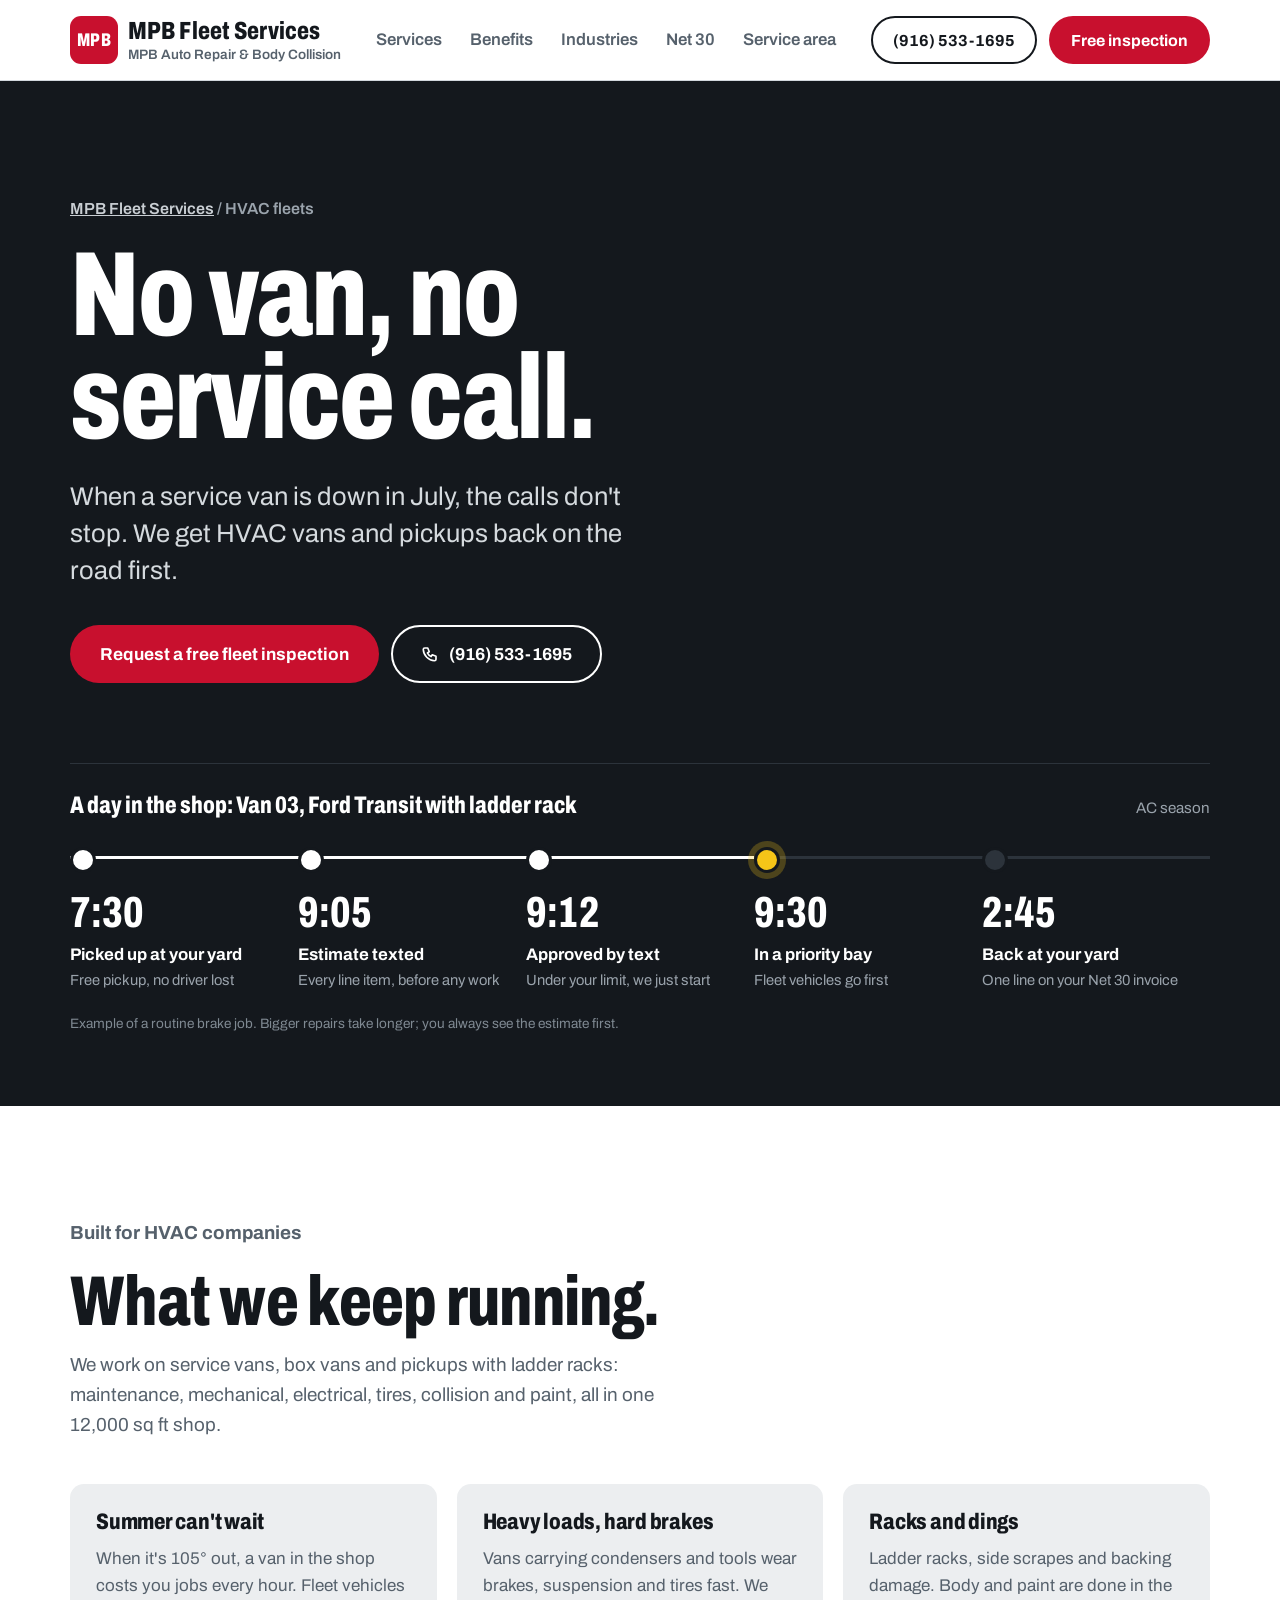
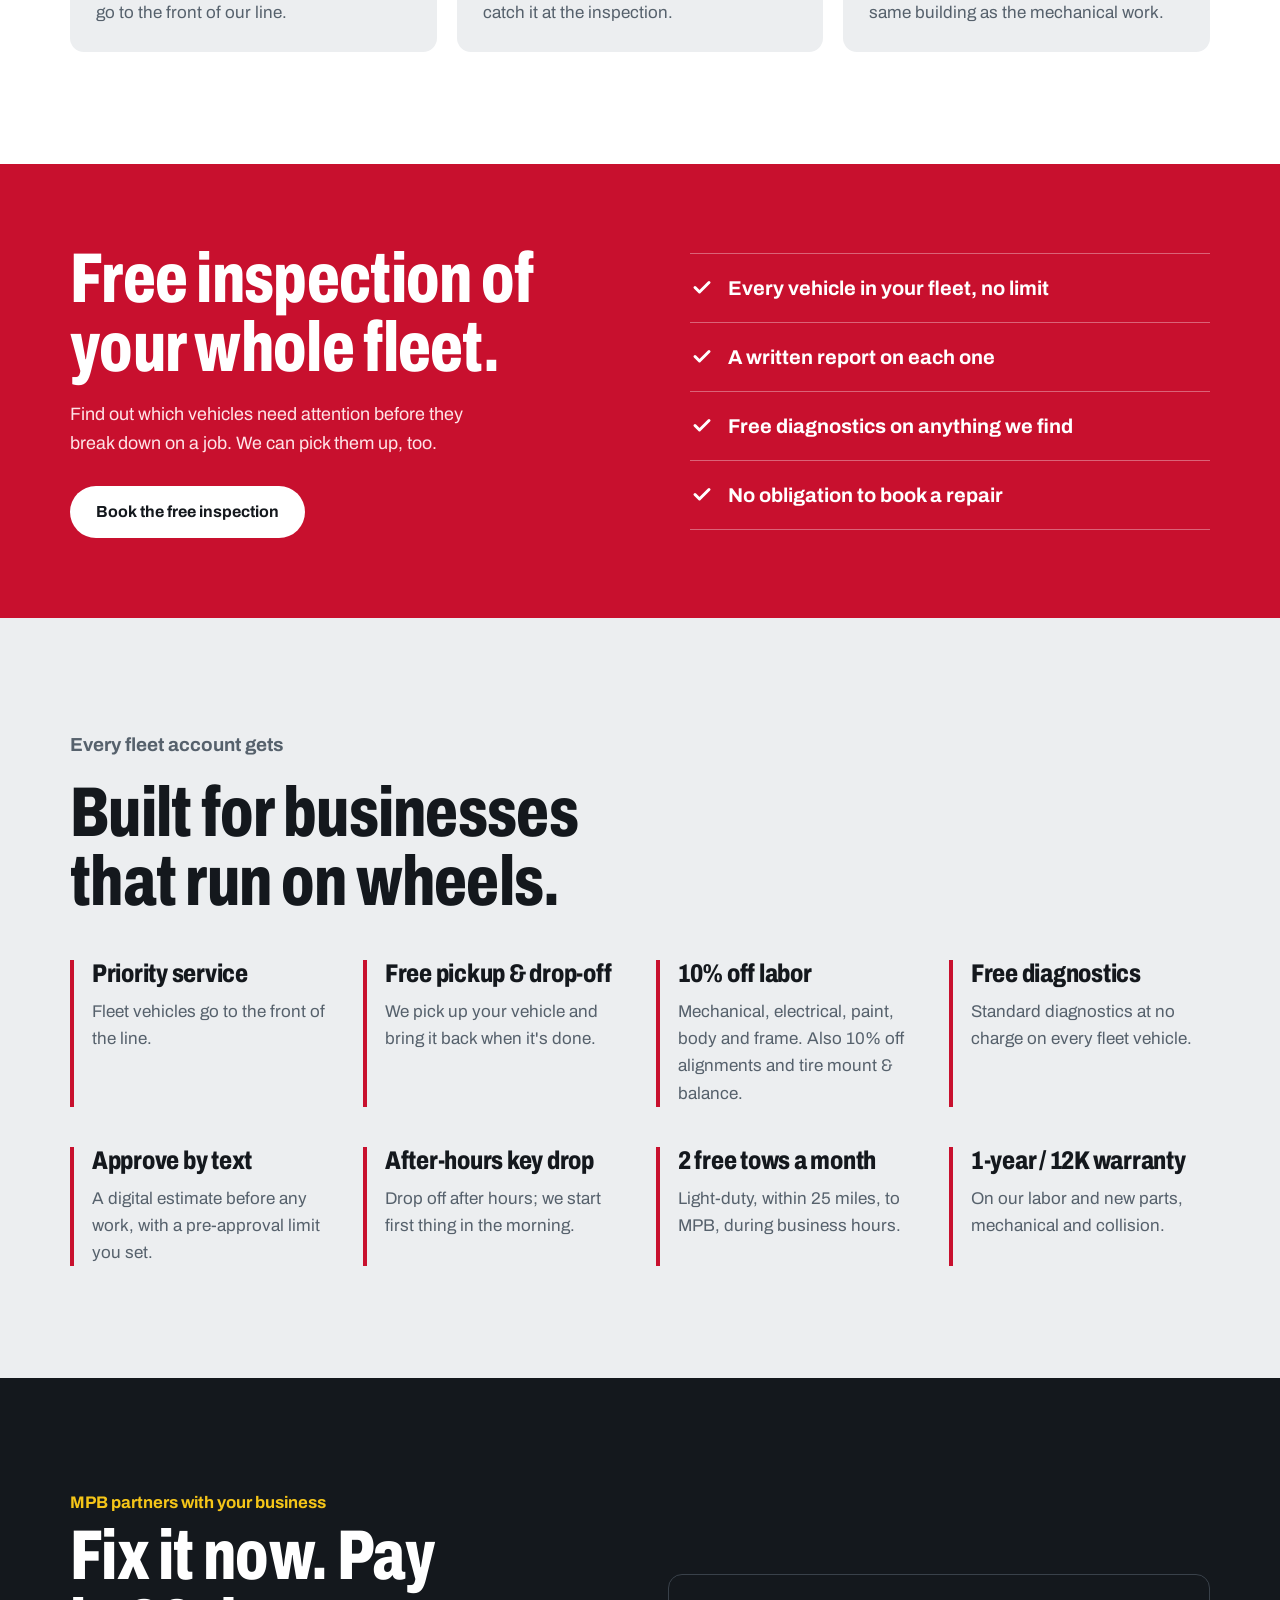
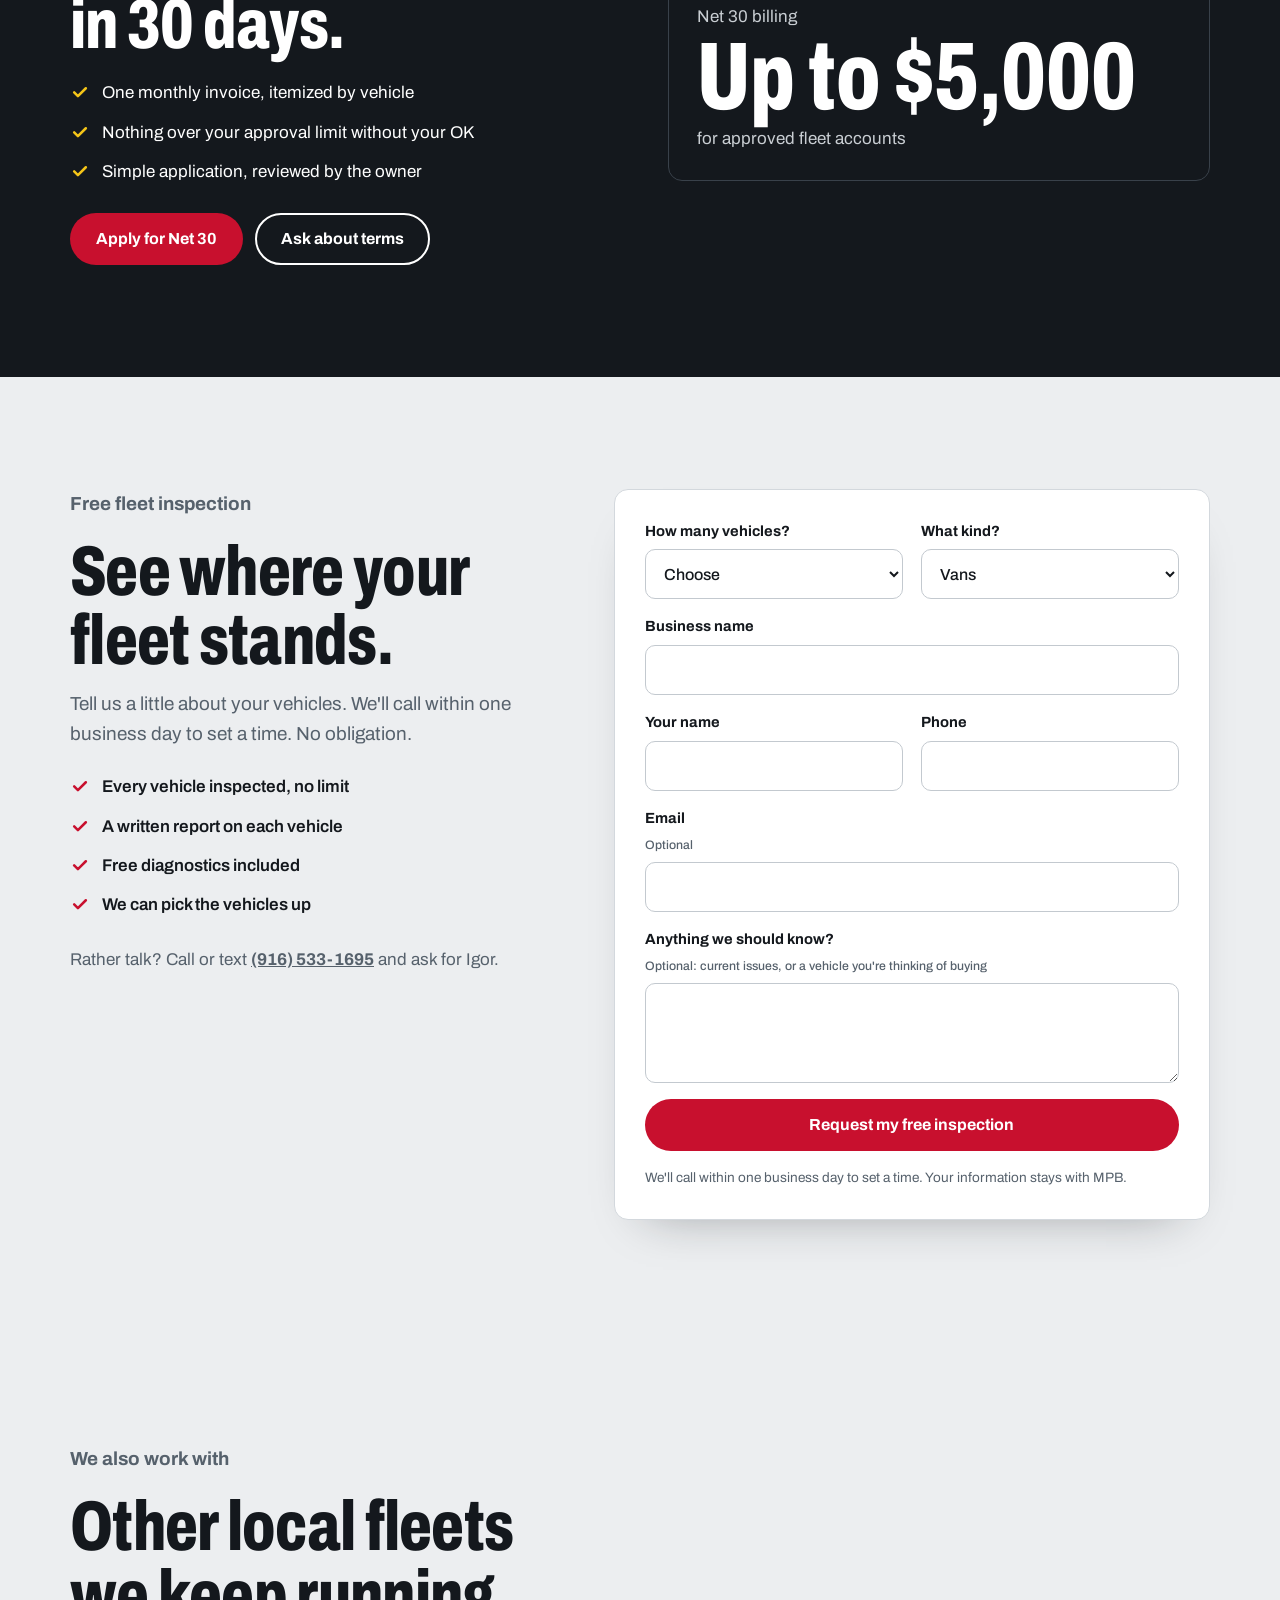
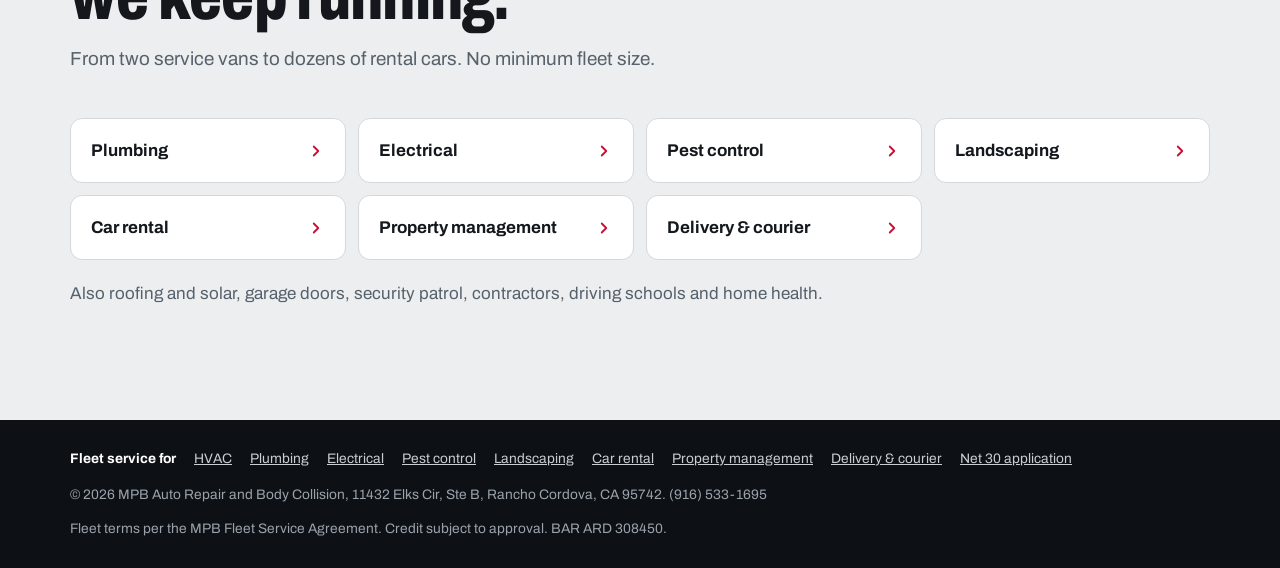
<file: hvac/index.html>
<!doctype html>
<html lang="en">
<head>
<meta charset="utf-8">
<meta name="viewport" content="width=device-width,initial-scale=1,viewport-fit=cover">
<meta name="theme-color" content="#ffffff">
<link rel="icon" href="data:image/svg+xml,%3Csvg xmlns='http://www.w3.org/2000/svg' viewBox='0 0 64 64'%3E%3Crect width='64' height='64' rx='14' fill='%23c8102e'/%3E%3Ctext x='32' y='42' font-family='Arial' font-weight='800' font-size='24' fill='white' text-anchor='middle'%3EMPB%3C/text%3E%3C/svg%3E">
<title>HVAC Fleet Repair in Rancho Cordova · MPB Fleet Services</title>
<meta name="description" content="Priority fleet repair for HVAC companies in Rancho Cordova and Sacramento: service vans, box vans and pickups with ladder racks. Free fleet inspection, free pickup and drop-off, Net 30 billing.">
<link rel="canonical" href="https://mpbfleet.com/hvac/">
<meta property="og:type" content="website">
<meta property="og:url" content="https://mpbfleet.com/hvac/">
<meta property="og:title" content="HVAC Fleet Repair in Rancho Cordova · MPB Fleet Services">
<meta property="og:description" content="Priority fleet repair for HVAC companies in Rancho Cordova and Sacramento: service vans, box vans and pickups with ladder racks. Free fleet inspection, free pickup and drop-off, Net 30 billing.">
<link rel="preconnect" href="https://fonts.googleapis.com">
<link rel="preconnect" href="https://fonts.gstatic.com" crossorigin>
<link rel="stylesheet" href="https://fonts.googleapis.com/css2?family=Archivo:wdth,wght@62..125,400..800&display=swap">
<link rel="stylesheet" href="/styles.css">
<script>document.documentElement.classList.add('js')</script>
<script type="application/ld+json">{"@context": "https://schema.org", "@type": "Service", "name": "HVAC fleet repair and maintenance", "serviceType": "Fleet vehicle repair", "areaServed": "Rancho Cordova and Sacramento, CA", "provider": {"@type": "AutoRepair", "name": "MPB Fleet Services", "telephone": "+1-916-533-1695", "address": {"@type": "PostalAddress", "streetAddress": "11432 Elks Cir, Ste B", "addressLocality": "Rancho Cordova", "addressRegion": "CA", "postalCode": "95742"}}}</script>
</head>
<body>
<header class="top">
  <div class="wrap">
    <a class="brand" href="/" aria-label="MPB Fleet Services home"><span class="mark">MPB</span><span><b>MPB Fleet Services</b><small>MPB Auto Repair &amp; Body Collision</small></span></a>
    <nav class="nav" aria-label="Site">
      <a href="/#services">Services</a>
      <a href="/#benefits">Benefits</a>
      <a href="/#who">Industries</a>
      <a href="/credit-application/">Net 30</a>
      <a href="/#area">Service area</a>
    </nav>
    <div class="cta"><a class="btn line call" href="tel:+19165331695">(916) 533-1695</a><a class="btn red" href="/#request">Free inspection</a></div>
  </div>
</header>

<main id="top">
  <div class="hero page-hero">
    <div class="wrap">
      <p class="crumbs"><a href="/">MPB Fleet Services</a> / HVAC fleets</p>
      <h1>No van, no service call.</h1>
      <p class="lede">When a service van is down in July, the calls don&#x27;t stop. We get HVAC vans and pickups back on the road first.</p>
      <div class="cta">
        <a class="btn red" href="#request">Request a free fleet inspection</a>
        <a class="btn line" href="tel:+19165331695"><svg viewBox="0 0 24 24" fill="none" stroke="currentColor" stroke-width="2.2" stroke-linecap="round" stroke-linejoin="round" aria-hidden="true"><path d="M5 4h4l2 5-2.5 1.5a11 11 0 0 0 5 5L15 13l5 2v4a2 2 0 0 1-2 2A16 16 0 0 1 3 6a2 2 0 0 1 2-2"/></svg>(916) 533-1695</a>
      </div>
      <div class="day" role="img" aria-label="Example: one fleet vehicle's day at MPB, picked up at 7:30 AM and back at your yard at 2:45 PM.">
        <div class="day-head"><b>A day in the shop: Van 03, Ford Transit with ladder rack</b><span>AC season</span></div>
        <ol><li class="done"><time>7:30</time><span><strong>Picked up at your yard</strong><small>Free pickup, no driver lost</small></span></li><li class="done"><time>9:05</time><span><strong>Estimate texted</strong><small>Every line item, before any work</small></span></li><li class="done"><time>9:12</time><span><strong>Approved by text</strong><small>Under your limit, we just start</small></span></li><li class="now"><time>9:30</time><span><strong>In a priority bay</strong><small>Fleet vehicles go first</small></span></li><li class=""><time>2:45</time><span><strong>Back at your yard</strong><small>One line on your Net 30 invoice</small></span></li></ol>
        <p class="day-note">Example of a routine brake job. Bigger repairs take longer; you always see the estimate first.</p>
      </div>
    </div>
  </div>

  <section>
    <div class="wrap">
      <div class="head">
        <p class="kicker">Built for HVAC companies</p>
        <h2>What we keep running.</h2>
        <p>We work on service vans, box vans and pickups with ladder racks: maintenance, mechanical, electrical, tires, collision and paint, all in one 12,000 sq ft shop.</p>
      </div>
      <div class="pains"><div><h3>Summer can&#x27;t wait</h3><p>When it&#x27;s 105° out, a van in the shop costs you jobs every hour. Fleet vehicles go to the front of our line.</p></div><div><h3>Heavy loads, hard brakes</h3><p>Vans carrying condensers and tools wear brakes, suspension and tires fast. We catch it at the inspection.</p></div><div><h3>Racks and dings</h3><p>Ladder racks, side scrapes and backing damage. Body and paint are done in the same building as the mechanical work.</p></div></div>
    </div>
  </section>

  <div class="offer">
    <div class="wrap">
      <div>
        <h2>Free inspection of your whole fleet.</h2>
        <p>Find out which vehicles need attention before they break down on a job. We can pick them up, too.</p>
        <a class="btn white" href="#request">Book the free inspection</a>
      </div>
      <ul><li><svg viewBox="0 0 24 24" fill="none" stroke="currentColor" stroke-width="3" stroke-linecap="round" stroke-linejoin="round" aria-hidden="true"><path d="M5 12.5l4.5 4.5L19 7.5"/></svg>Every vehicle in your fleet, no limit</li><li><svg viewBox="0 0 24 24" fill="none" stroke="currentColor" stroke-width="3" stroke-linecap="round" stroke-linejoin="round" aria-hidden="true"><path d="M5 12.5l4.5 4.5L19 7.5"/></svg>A written report on each one</li><li><svg viewBox="0 0 24 24" fill="none" stroke="currentColor" stroke-width="3" stroke-linecap="round" stroke-linejoin="round" aria-hidden="true"><path d="M5 12.5l4.5 4.5L19 7.5"/></svg>Free diagnostics on anything we find</li><li><svg viewBox="0 0 24 24" fill="none" stroke="currentColor" stroke-width="3" stroke-linecap="round" stroke-linejoin="round" aria-hidden="true"><path d="M5 12.5l4.5 4.5L19 7.5"/></svg>No obligation to book a repair</li></ul>
    </div>
  </div>
  <section id="benefits" class="benefits">
    <div class="wrap">
      <div class="head"><p class="kicker">Every fleet account gets</p><h2>Built for businesses that run on wheels.</h2></div>
      <div class="ben"><div><h3>Priority service</h3><p>Fleet vehicles go to the front of the line.</p></div><div><h3>Free pickup &amp; drop-off</h3><p>We pick up your vehicle and bring it back when it&#x27;s done.</p></div><div><h3>10% off labor</h3><p>Mechanical, electrical, paint, body and frame. Also 10% off alignments and tire mount &amp; balance.</p></div><div><h3>Free diagnostics</h3><p>Standard diagnostics at no charge on every fleet vehicle.</p></div><div><h3>Approve by text</h3><p>A digital estimate before any work, with a pre-approval limit you set.</p></div><div><h3>After-hours key drop</h3><p>Drop off after hours; we start first thing in the morning.</p></div><div><h3>2 free tows a month</h3><p>Light-duty, within 25 miles, to MPB, during business hours.</p></div><div><h3>1-year / 12K warranty</h3><p>On our labor and new parts, mechanical and collision.</p></div></div>
    </div>
  </section>
  <section class="credit">
    <div class="wrap">
      <div>
        <p class="kicker">MPB partners with your business</p>
        <h2>Fix it now. Pay in 30 days.</h2>
        <ul><li><svg viewBox="0 0 24 24" fill="none" stroke="currentColor" stroke-width="3" stroke-linecap="round" stroke-linejoin="round" aria-hidden="true"><path d="M5 12.5l4.5 4.5L19 7.5"/></svg>One monthly invoice, itemized by vehicle</li><li><svg viewBox="0 0 24 24" fill="none" stroke="currentColor" stroke-width="3" stroke-linecap="round" stroke-linejoin="round" aria-hidden="true"><path d="M5 12.5l4.5 4.5L19 7.5"/></svg>Nothing over your approval limit without your OK</li><li><svg viewBox="0 0 24 24" fill="none" stroke="currentColor" stroke-width="3" stroke-linecap="round" stroke-linejoin="round" aria-hidden="true"><path d="M5 12.5l4.5 4.5L19 7.5"/></svg>Simple application, reviewed by the owner</li></ul>
        <div class="cta"><a class="btn red" href="/credit-application/">Apply for Net 30</a><a class="btn ghost" href="tel:+19165331695">Ask about terms</a></div>
      </div>
      <div class="terms"><span>Net 30 billing</span><div class="big">Up to $5,000</div><span>for approved fleet accounts</span></div>
    </div>
  </section>
  <section id="request" class="request">
    <div class="wrap">
      <div>
        <div class="head" style="margin-bottom:0">
          <p class="kicker">Free fleet inspection</p>
          <h2>See where your fleet stands.</h2>
          <p>Tell us a little about your vehicles. We'll call within one business day to set a time. No obligation.</p>
        </div>
        <ul><li><svg viewBox="0 0 24 24" fill="none" stroke="currentColor" stroke-width="3" stroke-linecap="round" stroke-linejoin="round" aria-hidden="true"><path d="M5 12.5l4.5 4.5L19 7.5"/></svg>Every vehicle inspected, no limit</li><li><svg viewBox="0 0 24 24" fill="none" stroke="currentColor" stroke-width="3" stroke-linecap="round" stroke-linejoin="round" aria-hidden="true"><path d="M5 12.5l4.5 4.5L19 7.5"/></svg>A written report on each vehicle</li><li><svg viewBox="0 0 24 24" fill="none" stroke="currentColor" stroke-width="3" stroke-linecap="round" stroke-linejoin="round" aria-hidden="true"><path d="M5 12.5l4.5 4.5L19 7.5"/></svg>Free diagnostics included</li><li><svg viewBox="0 0 24 24" fill="none" stroke="currentColor" stroke-width="3" stroke-linecap="round" stroke-linejoin="round" aria-hidden="true"><path d="M5 12.5l4.5 4.5L19 7.5"/></svg>We can pick the vehicles up</li></ul>
        <p style="margin-top:28px;color:var(--steel)">Rather talk? Call or text <a href="tel:+19165331695"><b>(916) 533-1695</b></a> and ask for Igor.</p>
      </div>
      <form class="card" action="https://formsubmit.co/mpbfleet@gmail.com" method="POST">
        <input type="hidden" name="_subject" value="New fleet inspection request (HVAC) · mpbfleet.com">
        <input type="hidden" name="_template" value="table">
        <input type="hidden" name="_captcha" value="false">
        <input type="hidden" name="_next" value="https://mpbfleet.com/thanks.html">
        <input type="hidden" name="Industry" value="HVAC">
        <input type="text" name="_honey" class="hp" tabindex="-1" autocomplete="off" aria-hidden="true">
        <label>How many vehicles?
          <select name="Fleet size" required>
            <option value="">Choose</option><option>1–2</option><option>3–5</option><option>6–10</option><option>11–25</option><option>26+</option>
          </select>
        </label>
        <label>What kind?
          <select name="Vehicle types">
            <option>Vans</option><option>Pickups</option><option>Cars / SUVs</option><option>A mix</option>
          </select>
        </label>
        <label class="full">Business name<input name="Business" required autocomplete="organization"></label>
        <label>Your name<input name="Name" required autocomplete="name"></label>
        <label>Phone<input name="Phone" type="tel" required autocomplete="tel" inputmode="tel"></label>
        <label class="full">Email <small>Optional</small><input name="email" type="email" autocomplete="email"></label>
        <label class="full">Anything we should know? <small>Optional: current issues, or a vehicle you're thinking of buying</small><textarea name="Notes"></textarea></label>
        <div class="full"><button class="btn red" type="submit">Request my free inspection</button></div>
        <p class="note full">We'll call within one business day to set a time. Your information stays with MPB.</p>
      </form>
    </div>
  </section>
  <section id="who" class="who">
    <div class="wrap">
      <div class="head"><p class="kicker">We also work with</p><h2>Other local fleets we keep running.</h2><p>From two service vans to dozens of rental cars. No minimum fleet size.</p></div>
      <div class="inds"><a href="/plumbing/">Plumbing<svg viewBox="0 0 24 24" fill="none" stroke="currentColor" stroke-width="2.4" stroke-linecap="round" stroke-linejoin="round" aria-hidden="true"><path d="M9 6l6 6-6 6"/></svg></a><a href="/electrical/">Electrical<svg viewBox="0 0 24 24" fill="none" stroke="currentColor" stroke-width="2.4" stroke-linecap="round" stroke-linejoin="round" aria-hidden="true"><path d="M9 6l6 6-6 6"/></svg></a><a href="/pest-control/">Pest control<svg viewBox="0 0 24 24" fill="none" stroke="currentColor" stroke-width="2.4" stroke-linecap="round" stroke-linejoin="round" aria-hidden="true"><path d="M9 6l6 6-6 6"/></svg></a><a href="/landscaping/">Landscaping<svg viewBox="0 0 24 24" fill="none" stroke="currentColor" stroke-width="2.4" stroke-linecap="round" stroke-linejoin="round" aria-hidden="true"><path d="M9 6l6 6-6 6"/></svg></a><a href="/rental-cars/">Car rental<svg viewBox="0 0 24 24" fill="none" stroke="currentColor" stroke-width="2.4" stroke-linecap="round" stroke-linejoin="round" aria-hidden="true"><path d="M9 6l6 6-6 6"/></svg></a><a href="/property-management/">Property management<svg viewBox="0 0 24 24" fill="none" stroke="currentColor" stroke-width="2.4" stroke-linecap="round" stroke-linejoin="round" aria-hidden="true"><path d="M9 6l6 6-6 6"/></svg></a><a href="/delivery/">Delivery &amp; courier<svg viewBox="0 0 24 24" fill="none" stroke="currentColor" stroke-width="2.4" stroke-linecap="round" stroke-linejoin="round" aria-hidden="true"><path d="M9 6l6 6-6 6"/></svg></a></div>
      <p class="also">Also roofing and solar, garage doors, security patrol, contractors, driving schools and home health.</p>
    </div>
  </section>
</main>
<footer>
  <div class="wrap">
    <div class="flinks"><b>Fleet service for</b><a href="/hvac/">HVAC</a><a href="/plumbing/">Plumbing</a><a href="/electrical/">Electrical</a><a href="/pest-control/">Pest control</a><a href="/landscaping/">Landscaping</a><a href="/rental-cars/">Car rental</a><a href="/property-management/">Property management</a><a href="/delivery/">Delivery &amp; courier</a><a href="/credit-application/">Net 30 application</a></div>
    <div class="fine">
      <span>© 2026 MPB Auto Repair and Body Collision, 11432 Elks Cir, Ste B, Rancho Cordova, CA 95742. (916) 533-1695</span>
      <span>Fleet terms per the MPB Fleet Service Agreement. Credit subject to approval. BAR ARD 308450.</span>
    </div>
  </div>
</footer>
<nav class="bar" aria-label="Quick contact">
  <a class="btn line" href="tel:+19165331695"><svg viewBox="0 0 24 24" fill="none" stroke="currentColor" stroke-width="2.2" stroke-linecap="round" stroke-linejoin="round" aria-hidden="true"><path d="M5 4h4l2 5-2.5 1.5a11 11 0 0 0 5 5L15 13l5 2v4a2 2 0 0 1-2 2A16 16 0 0 1 3 6a2 2 0 0 1 2-2"/></svg>Call</a>
  <a class="btn line" href="sms:+19165331695"><svg viewBox="0 0 24 24" fill="none" stroke="currentColor" stroke-width="2.2" stroke-linecap="round" stroke-linejoin="round" aria-hidden="true"><path d="M21 12a8 8 0 0 1-11.6 7.1L4 20l1-4.6A8 8 0 1 1 21 12z"/></svg>Text</a>
  <a class="btn red" href="/#request">Free inspection</a>
</nav>
<script>
(function(){var b=document.querySelector('.day');if(!b)return;var li=[].slice.call(b.querySelectorAll('li'));
if(matchMedia('(prefers-reduced-motion: reduce)').matches){li.forEach(function(l){l.classList.add('on')});return}
li.forEach(function(l,i){setTimeout(function(){l.classList.add('on')},350+i*420)})})();
</script>
</body>
</html>
</file>
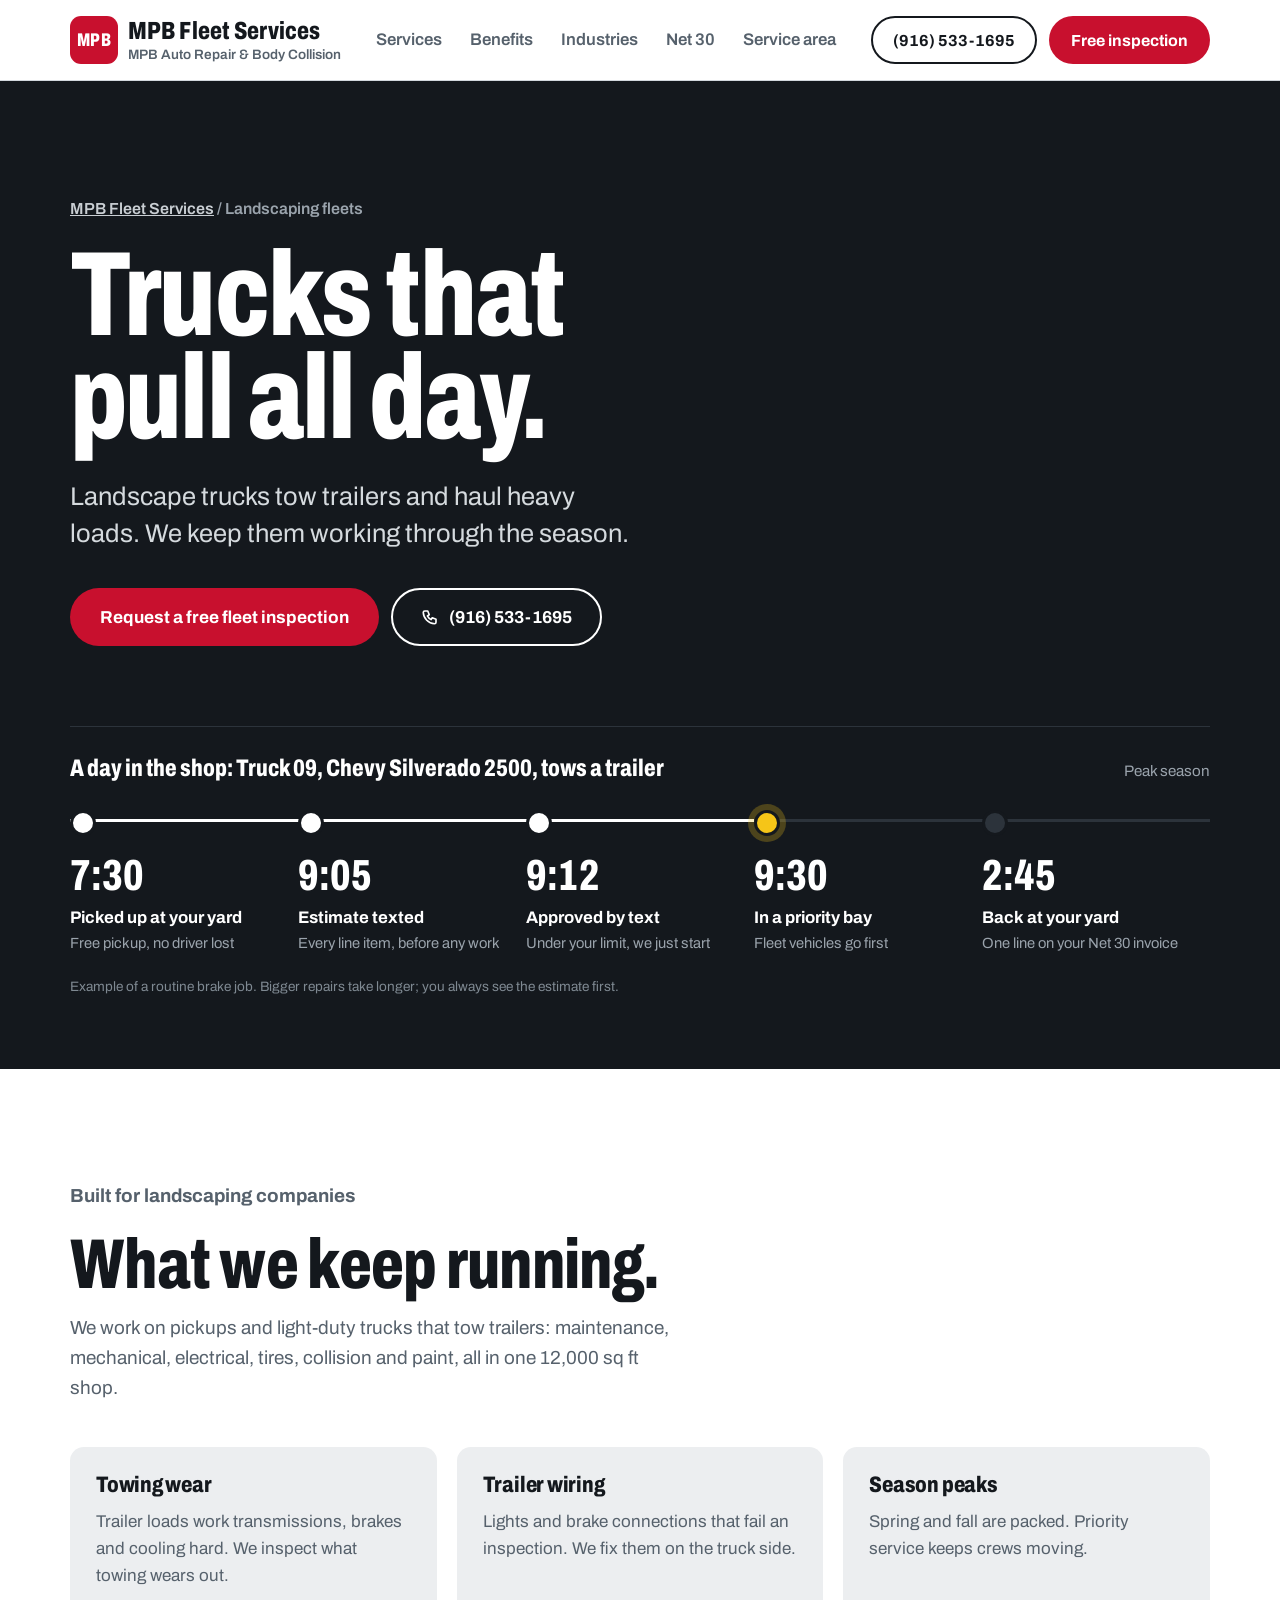
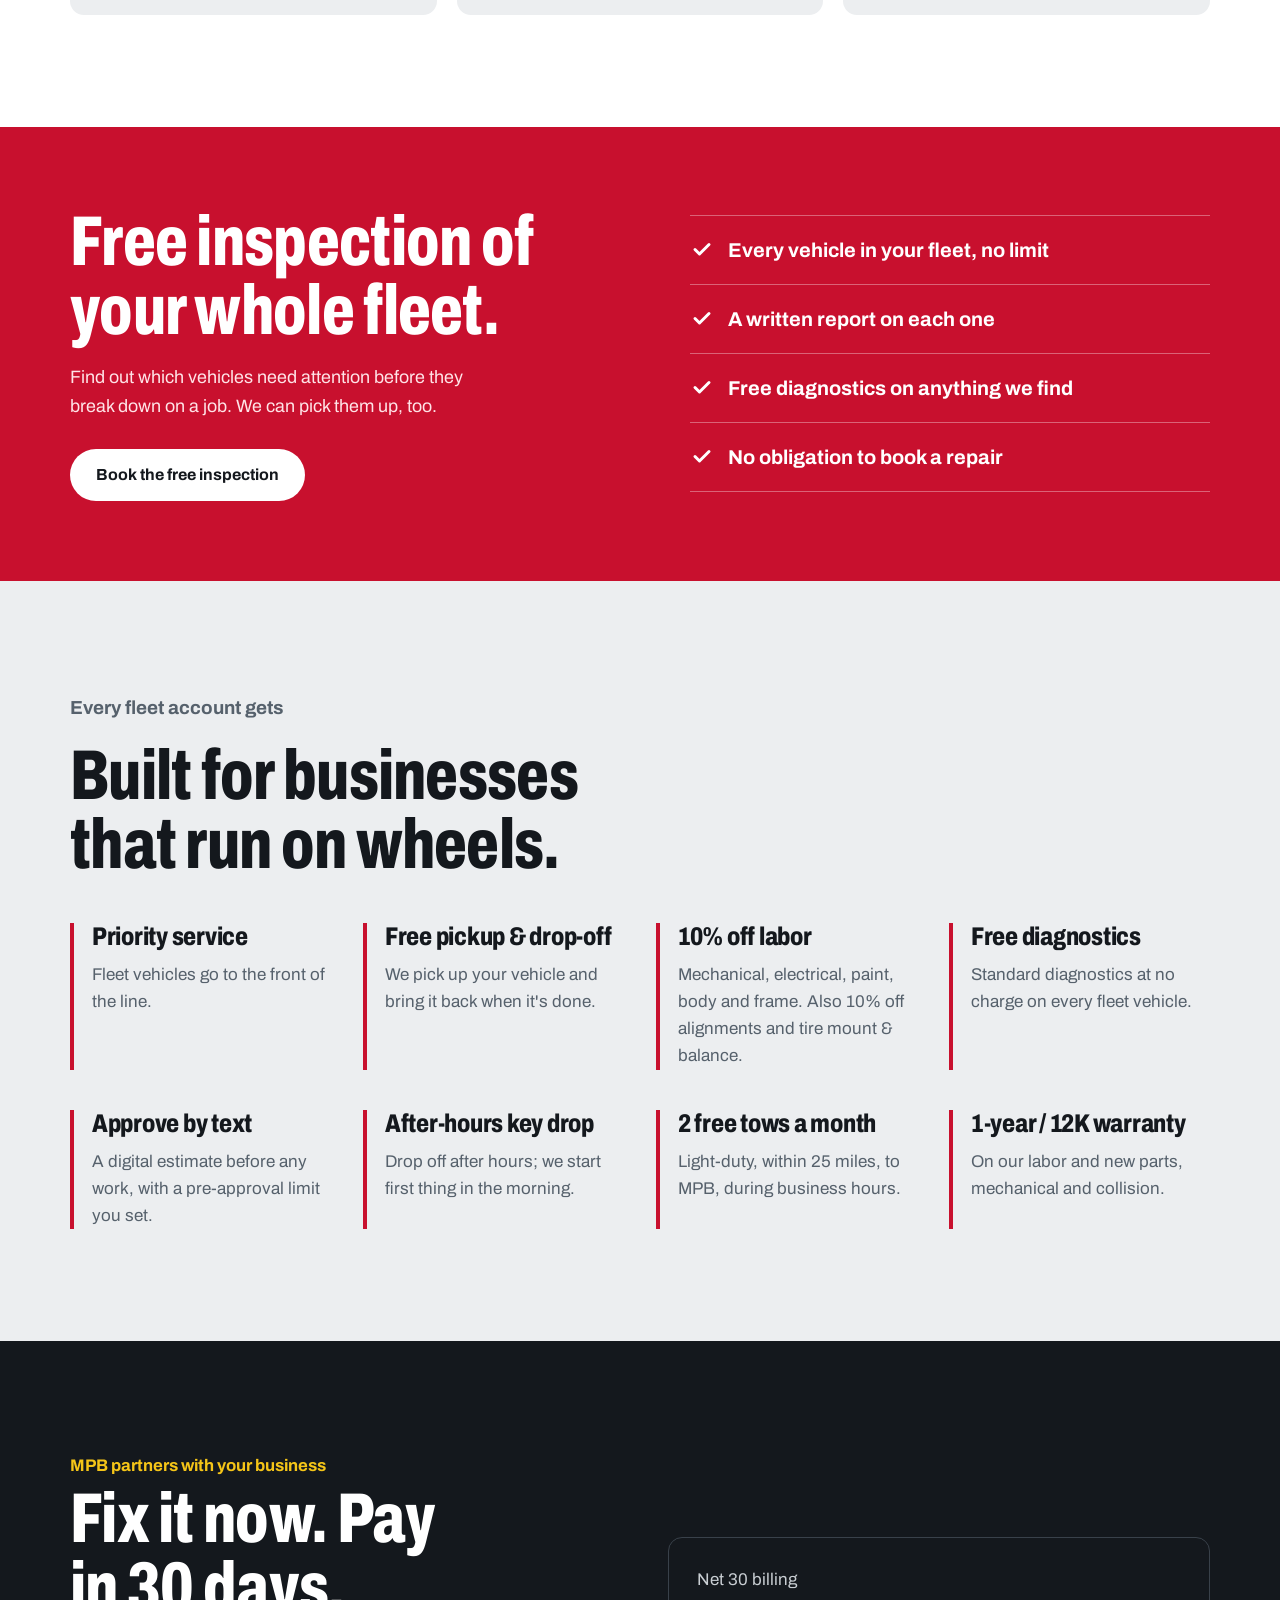
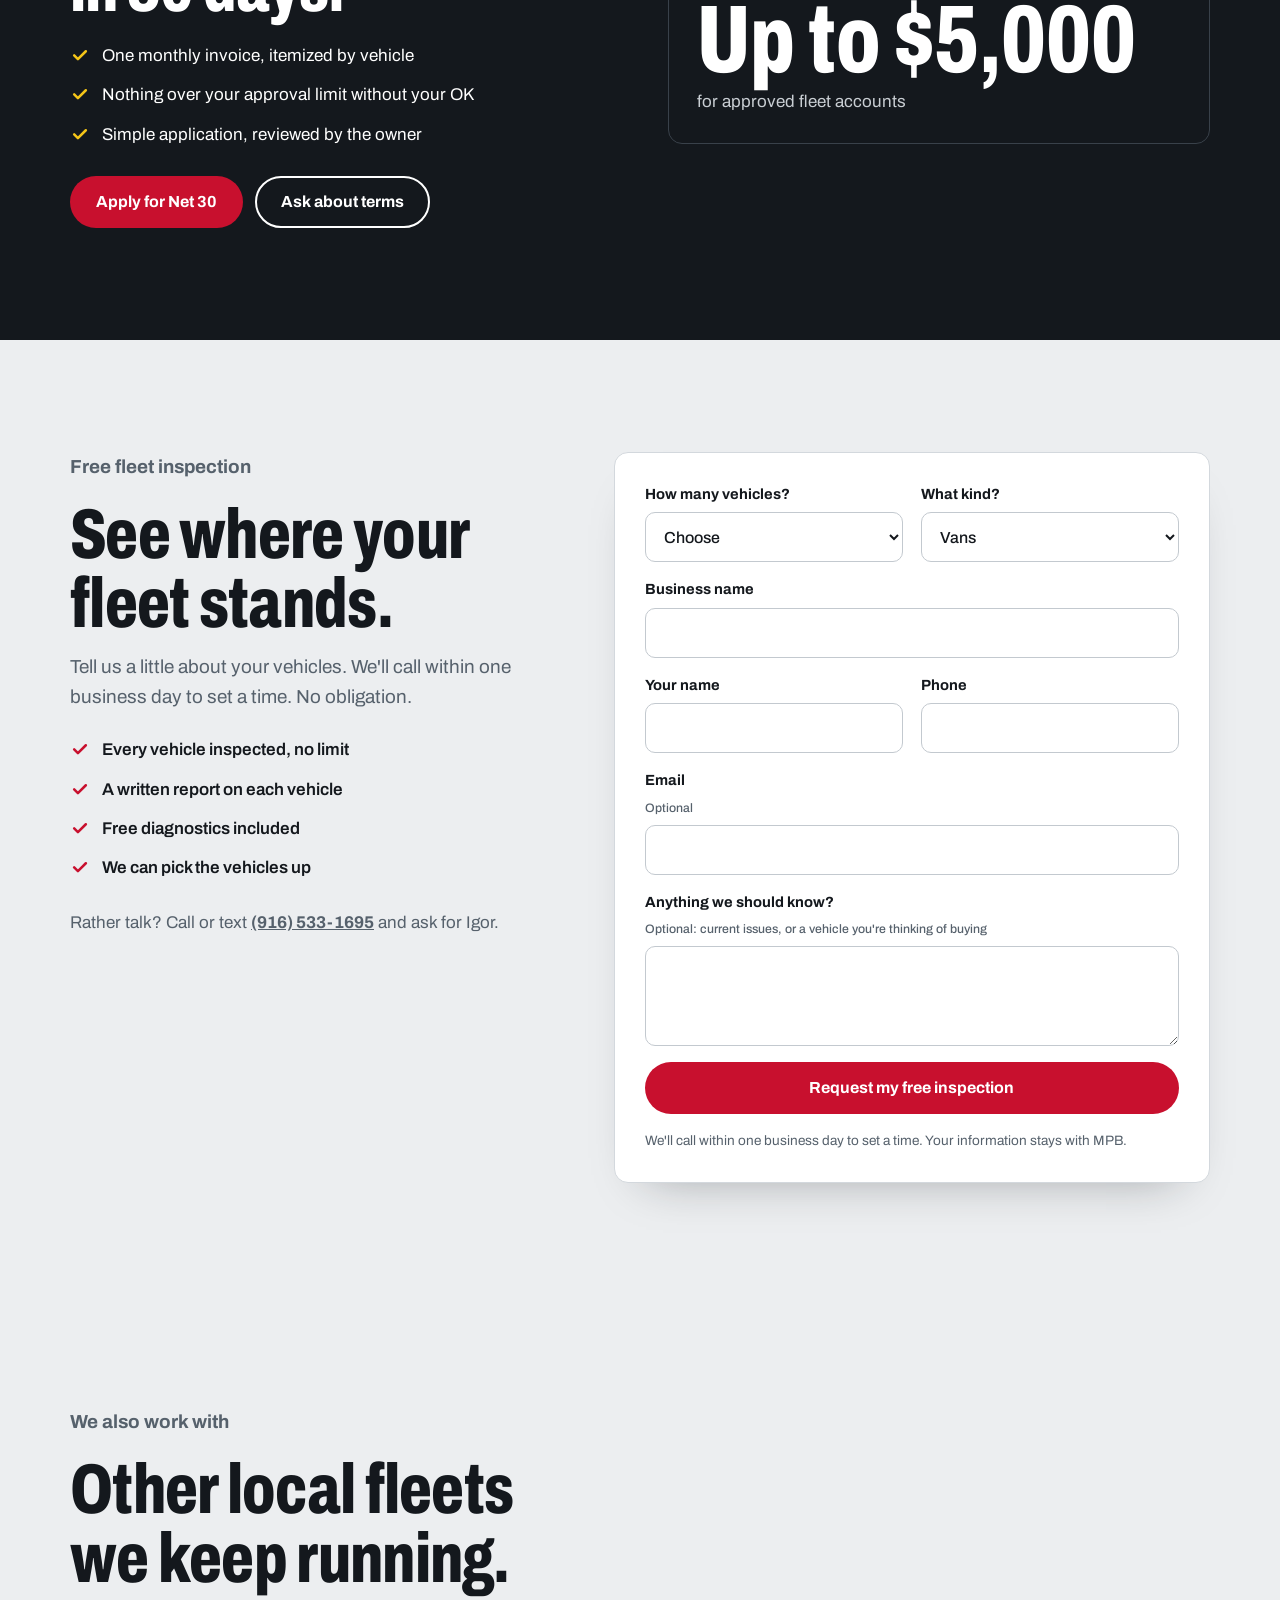
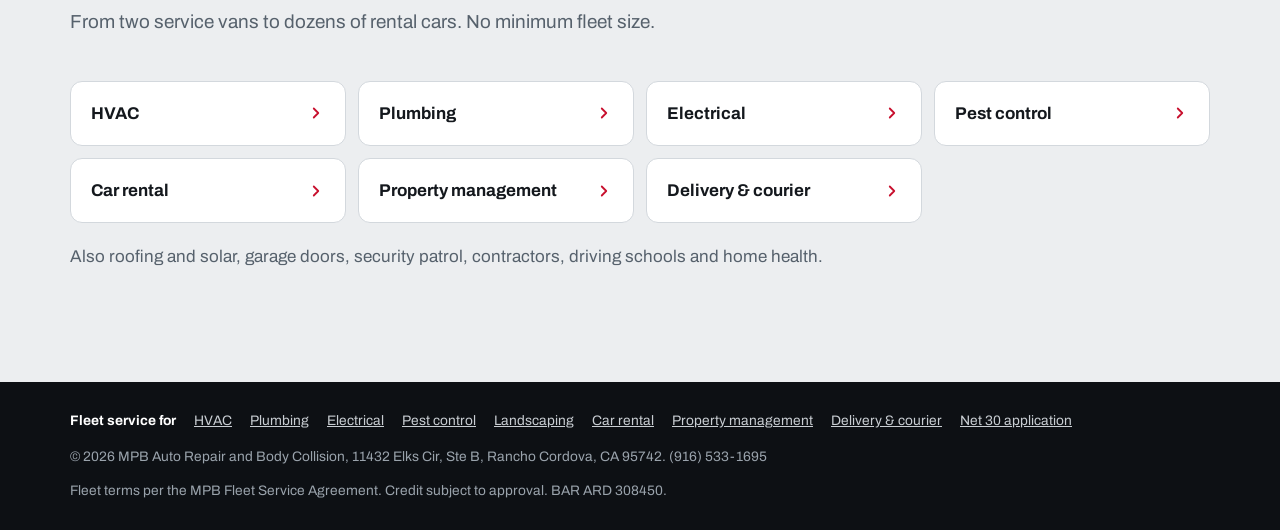
<file: landscaping/index.html>
<!doctype html>
<html lang="en">
<head>
<meta charset="utf-8">
<meta name="viewport" content="width=device-width,initial-scale=1,viewport-fit=cover">
<meta name="theme-color" content="#ffffff">
<link rel="icon" href="data:image/svg+xml,%3Csvg xmlns='http://www.w3.org/2000/svg' viewBox='0 0 64 64'%3E%3Crect width='64' height='64' rx='14' fill='%23c8102e'/%3E%3Ctext x='32' y='42' font-family='Arial' font-weight='800' font-size='24' fill='white' text-anchor='middle'%3EMPB%3C/text%3E%3C/svg%3E">
<title>Landscaping Fleet Repair in Rancho Cordova · MPB Fleet Services</title>
<meta name="description" content="Priority fleet repair for landscaping companies in Rancho Cordova and Sacramento: pickups and light-duty trucks that tow trailers. Free fleet inspection, free pickup and drop-off, Net 30 billing.">
<link rel="canonical" href="https://mpbfleet.com/landscaping/">
<meta property="og:type" content="website">
<meta property="og:url" content="https://mpbfleet.com/landscaping/">
<meta property="og:title" content="Landscaping Fleet Repair in Rancho Cordova · MPB Fleet Services">
<meta property="og:description" content="Priority fleet repair for landscaping companies in Rancho Cordova and Sacramento: pickups and light-duty trucks that tow trailers. Free fleet inspection, free pickup and drop-off, Net 30 billing.">
<link rel="preconnect" href="https://fonts.googleapis.com">
<link rel="preconnect" href="https://fonts.gstatic.com" crossorigin>
<link rel="stylesheet" href="https://fonts.googleapis.com/css2?family=Archivo:wdth,wght@62..125,400..800&display=swap">
<link rel="stylesheet" href="/styles.css">
<script>document.documentElement.classList.add('js')</script>
<script type="application/ld+json">{"@context": "https://schema.org", "@type": "Service", "name": "Landscaping fleet repair and maintenance", "serviceType": "Fleet vehicle repair", "areaServed": "Rancho Cordova and Sacramento, CA", "provider": {"@type": "AutoRepair", "name": "MPB Fleet Services", "telephone": "+1-916-533-1695", "address": {"@type": "PostalAddress", "streetAddress": "11432 Elks Cir, Ste B", "addressLocality": "Rancho Cordova", "addressRegion": "CA", "postalCode": "95742"}}}</script>
</head>
<body>
<header class="top">
  <div class="wrap">
    <a class="brand" href="/" aria-label="MPB Fleet Services home"><span class="mark">MPB</span><span><b>MPB Fleet Services</b><small>MPB Auto Repair &amp; Body Collision</small></span></a>
    <nav class="nav" aria-label="Site">
      <a href="/#services">Services</a>
      <a href="/#benefits">Benefits</a>
      <a href="/#who">Industries</a>
      <a href="/credit-application/">Net 30</a>
      <a href="/#area">Service area</a>
    </nav>
    <div class="cta"><a class="btn line call" href="tel:+19165331695">(916) 533-1695</a><a class="btn red" href="/#request">Free inspection</a></div>
  </div>
</header>

<main id="top">
  <div class="hero page-hero">
    <div class="wrap">
      <p class="crumbs"><a href="/">MPB Fleet Services</a> / Landscaping fleets</p>
      <h1>Trucks that pull all day.</h1>
      <p class="lede">Landscape trucks tow trailers and haul heavy loads. We keep them working through the season.</p>
      <div class="cta">
        <a class="btn red" href="#request">Request a free fleet inspection</a>
        <a class="btn line" href="tel:+19165331695"><svg viewBox="0 0 24 24" fill="none" stroke="currentColor" stroke-width="2.2" stroke-linecap="round" stroke-linejoin="round" aria-hidden="true"><path d="M5 4h4l2 5-2.5 1.5a11 11 0 0 0 5 5L15 13l5 2v4a2 2 0 0 1-2 2A16 16 0 0 1 3 6a2 2 0 0 1 2-2"/></svg>(916) 533-1695</a>
      </div>
      <div class="day" role="img" aria-label="Example: one fleet vehicle's day at MPB, picked up at 7:30 AM and back at your yard at 2:45 PM.">
        <div class="day-head"><b>A day in the shop: Truck 09, Chevy Silverado 2500, tows a trailer</b><span>Peak season</span></div>
        <ol><li class="done"><time>7:30</time><span><strong>Picked up at your yard</strong><small>Free pickup, no driver lost</small></span></li><li class="done"><time>9:05</time><span><strong>Estimate texted</strong><small>Every line item, before any work</small></span></li><li class="done"><time>9:12</time><span><strong>Approved by text</strong><small>Under your limit, we just start</small></span></li><li class="now"><time>9:30</time><span><strong>In a priority bay</strong><small>Fleet vehicles go first</small></span></li><li class=""><time>2:45</time><span><strong>Back at your yard</strong><small>One line on your Net 30 invoice</small></span></li></ol>
        <p class="day-note">Example of a routine brake job. Bigger repairs take longer; you always see the estimate first.</p>
      </div>
    </div>
  </div>

  <section>
    <div class="wrap">
      <div class="head">
        <p class="kicker">Built for landscaping companies</p>
        <h2>What we keep running.</h2>
        <p>We work on pickups and light-duty trucks that tow trailers: maintenance, mechanical, electrical, tires, collision and paint, all in one 12,000 sq ft shop.</p>
      </div>
      <div class="pains"><div><h3>Towing wear</h3><p>Trailer loads work transmissions, brakes and cooling hard. We inspect what towing wears out.</p></div><div><h3>Trailer wiring</h3><p>Lights and brake connections that fail an inspection. We fix them on the truck side.</p></div><div><h3>Season peaks</h3><p>Spring and fall are packed. Priority service keeps crews moving.</p></div></div>
    </div>
  </section>

  <div class="offer">
    <div class="wrap">
      <div>
        <h2>Free inspection of your whole fleet.</h2>
        <p>Find out which vehicles need attention before they break down on a job. We can pick them up, too.</p>
        <a class="btn white" href="#request">Book the free inspection</a>
      </div>
      <ul><li><svg viewBox="0 0 24 24" fill="none" stroke="currentColor" stroke-width="3" stroke-linecap="round" stroke-linejoin="round" aria-hidden="true"><path d="M5 12.5l4.5 4.5L19 7.5"/></svg>Every vehicle in your fleet, no limit</li><li><svg viewBox="0 0 24 24" fill="none" stroke="currentColor" stroke-width="3" stroke-linecap="round" stroke-linejoin="round" aria-hidden="true"><path d="M5 12.5l4.5 4.5L19 7.5"/></svg>A written report on each one</li><li><svg viewBox="0 0 24 24" fill="none" stroke="currentColor" stroke-width="3" stroke-linecap="round" stroke-linejoin="round" aria-hidden="true"><path d="M5 12.5l4.5 4.5L19 7.5"/></svg>Free diagnostics on anything we find</li><li><svg viewBox="0 0 24 24" fill="none" stroke="currentColor" stroke-width="3" stroke-linecap="round" stroke-linejoin="round" aria-hidden="true"><path d="M5 12.5l4.5 4.5L19 7.5"/></svg>No obligation to book a repair</li></ul>
    </div>
  </div>
  <section id="benefits" class="benefits">
    <div class="wrap">
      <div class="head"><p class="kicker">Every fleet account gets</p><h2>Built for businesses that run on wheels.</h2></div>
      <div class="ben"><div><h3>Priority service</h3><p>Fleet vehicles go to the front of the line.</p></div><div><h3>Free pickup &amp; drop-off</h3><p>We pick up your vehicle and bring it back when it&#x27;s done.</p></div><div><h3>10% off labor</h3><p>Mechanical, electrical, paint, body and frame. Also 10% off alignments and tire mount &amp; balance.</p></div><div><h3>Free diagnostics</h3><p>Standard diagnostics at no charge on every fleet vehicle.</p></div><div><h3>Approve by text</h3><p>A digital estimate before any work, with a pre-approval limit you set.</p></div><div><h3>After-hours key drop</h3><p>Drop off after hours; we start first thing in the morning.</p></div><div><h3>2 free tows a month</h3><p>Light-duty, within 25 miles, to MPB, during business hours.</p></div><div><h3>1-year / 12K warranty</h3><p>On our labor and new parts, mechanical and collision.</p></div></div>
    </div>
  </section>
  <section class="credit">
    <div class="wrap">
      <div>
        <p class="kicker">MPB partners with your business</p>
        <h2>Fix it now. Pay in 30 days.</h2>
        <ul><li><svg viewBox="0 0 24 24" fill="none" stroke="currentColor" stroke-width="3" stroke-linecap="round" stroke-linejoin="round" aria-hidden="true"><path d="M5 12.5l4.5 4.5L19 7.5"/></svg>One monthly invoice, itemized by vehicle</li><li><svg viewBox="0 0 24 24" fill="none" stroke="currentColor" stroke-width="3" stroke-linecap="round" stroke-linejoin="round" aria-hidden="true"><path d="M5 12.5l4.5 4.5L19 7.5"/></svg>Nothing over your approval limit without your OK</li><li><svg viewBox="0 0 24 24" fill="none" stroke="currentColor" stroke-width="3" stroke-linecap="round" stroke-linejoin="round" aria-hidden="true"><path d="M5 12.5l4.5 4.5L19 7.5"/></svg>Simple application, reviewed by the owner</li></ul>
        <div class="cta"><a class="btn red" href="/credit-application/">Apply for Net 30</a><a class="btn ghost" href="tel:+19165331695">Ask about terms</a></div>
      </div>
      <div class="terms"><span>Net 30 billing</span><div class="big">Up to $5,000</div><span>for approved fleet accounts</span></div>
    </div>
  </section>
  <section id="request" class="request">
    <div class="wrap">
      <div>
        <div class="head" style="margin-bottom:0">
          <p class="kicker">Free fleet inspection</p>
          <h2>See where your fleet stands.</h2>
          <p>Tell us a little about your vehicles. We'll call within one business day to set a time. No obligation.</p>
        </div>
        <ul><li><svg viewBox="0 0 24 24" fill="none" stroke="currentColor" stroke-width="3" stroke-linecap="round" stroke-linejoin="round" aria-hidden="true"><path d="M5 12.5l4.5 4.5L19 7.5"/></svg>Every vehicle inspected, no limit</li><li><svg viewBox="0 0 24 24" fill="none" stroke="currentColor" stroke-width="3" stroke-linecap="round" stroke-linejoin="round" aria-hidden="true"><path d="M5 12.5l4.5 4.5L19 7.5"/></svg>A written report on each vehicle</li><li><svg viewBox="0 0 24 24" fill="none" stroke="currentColor" stroke-width="3" stroke-linecap="round" stroke-linejoin="round" aria-hidden="true"><path d="M5 12.5l4.5 4.5L19 7.5"/></svg>Free diagnostics included</li><li><svg viewBox="0 0 24 24" fill="none" stroke="currentColor" stroke-width="3" stroke-linecap="round" stroke-linejoin="round" aria-hidden="true"><path d="M5 12.5l4.5 4.5L19 7.5"/></svg>We can pick the vehicles up</li></ul>
        <p style="margin-top:28px;color:var(--steel)">Rather talk? Call or text <a href="tel:+19165331695"><b>(916) 533-1695</b></a> and ask for Igor.</p>
      </div>
      <form class="card" action="https://formsubmit.co/mpbfleet@gmail.com" method="POST">
        <input type="hidden" name="_subject" value="New fleet inspection request (Landscaping) · mpbfleet.com">
        <input type="hidden" name="_template" value="table">
        <input type="hidden" name="_captcha" value="false">
        <input type="hidden" name="_next" value="https://mpbfleet.com/thanks.html">
        <input type="hidden" name="Industry" value="Landscaping">
        <input type="text" name="_honey" class="hp" tabindex="-1" autocomplete="off" aria-hidden="true">
        <label>How many vehicles?
          <select name="Fleet size" required>
            <option value="">Choose</option><option>1–2</option><option>3–5</option><option>6–10</option><option>11–25</option><option>26+</option>
          </select>
        </label>
        <label>What kind?
          <select name="Vehicle types">
            <option>Vans</option><option>Pickups</option><option>Cars / SUVs</option><option>A mix</option>
          </select>
        </label>
        <label class="full">Business name<input name="Business" required autocomplete="organization"></label>
        <label>Your name<input name="Name" required autocomplete="name"></label>
        <label>Phone<input name="Phone" type="tel" required autocomplete="tel" inputmode="tel"></label>
        <label class="full">Email <small>Optional</small><input name="email" type="email" autocomplete="email"></label>
        <label class="full">Anything we should know? <small>Optional: current issues, or a vehicle you're thinking of buying</small><textarea name="Notes"></textarea></label>
        <div class="full"><button class="btn red" type="submit">Request my free inspection</button></div>
        <p class="note full">We'll call within one business day to set a time. Your information stays with MPB.</p>
      </form>
    </div>
  </section>
  <section id="who" class="who">
    <div class="wrap">
      <div class="head"><p class="kicker">We also work with</p><h2>Other local fleets we keep running.</h2><p>From two service vans to dozens of rental cars. No minimum fleet size.</p></div>
      <div class="inds"><a href="/hvac/">HVAC<svg viewBox="0 0 24 24" fill="none" stroke="currentColor" stroke-width="2.4" stroke-linecap="round" stroke-linejoin="round" aria-hidden="true"><path d="M9 6l6 6-6 6"/></svg></a><a href="/plumbing/">Plumbing<svg viewBox="0 0 24 24" fill="none" stroke="currentColor" stroke-width="2.4" stroke-linecap="round" stroke-linejoin="round" aria-hidden="true"><path d="M9 6l6 6-6 6"/></svg></a><a href="/electrical/">Electrical<svg viewBox="0 0 24 24" fill="none" stroke="currentColor" stroke-width="2.4" stroke-linecap="round" stroke-linejoin="round" aria-hidden="true"><path d="M9 6l6 6-6 6"/></svg></a><a href="/pest-control/">Pest control<svg viewBox="0 0 24 24" fill="none" stroke="currentColor" stroke-width="2.4" stroke-linecap="round" stroke-linejoin="round" aria-hidden="true"><path d="M9 6l6 6-6 6"/></svg></a><a href="/rental-cars/">Car rental<svg viewBox="0 0 24 24" fill="none" stroke="currentColor" stroke-width="2.4" stroke-linecap="round" stroke-linejoin="round" aria-hidden="true"><path d="M9 6l6 6-6 6"/></svg></a><a href="/property-management/">Property management<svg viewBox="0 0 24 24" fill="none" stroke="currentColor" stroke-width="2.4" stroke-linecap="round" stroke-linejoin="round" aria-hidden="true"><path d="M9 6l6 6-6 6"/></svg></a><a href="/delivery/">Delivery &amp; courier<svg viewBox="0 0 24 24" fill="none" stroke="currentColor" stroke-width="2.4" stroke-linecap="round" stroke-linejoin="round" aria-hidden="true"><path d="M9 6l6 6-6 6"/></svg></a></div>
      <p class="also">Also roofing and solar, garage doors, security patrol, contractors, driving schools and home health.</p>
    </div>
  </section>
</main>
<footer>
  <div class="wrap">
    <div class="flinks"><b>Fleet service for</b><a href="/hvac/">HVAC</a><a href="/plumbing/">Plumbing</a><a href="/electrical/">Electrical</a><a href="/pest-control/">Pest control</a><a href="/landscaping/">Landscaping</a><a href="/rental-cars/">Car rental</a><a href="/property-management/">Property management</a><a href="/delivery/">Delivery &amp; courier</a><a href="/credit-application/">Net 30 application</a></div>
    <div class="fine">
      <span>© 2026 MPB Auto Repair and Body Collision, 11432 Elks Cir, Ste B, Rancho Cordova, CA 95742. (916) 533-1695</span>
      <span>Fleet terms per the MPB Fleet Service Agreement. Credit subject to approval. BAR ARD 308450.</span>
    </div>
  </div>
</footer>
<nav class="bar" aria-label="Quick contact">
  <a class="btn line" href="tel:+19165331695"><svg viewBox="0 0 24 24" fill="none" stroke="currentColor" stroke-width="2.2" stroke-linecap="round" stroke-linejoin="round" aria-hidden="true"><path d="M5 4h4l2 5-2.5 1.5a11 11 0 0 0 5 5L15 13l5 2v4a2 2 0 0 1-2 2A16 16 0 0 1 3 6a2 2 0 0 1 2-2"/></svg>Call</a>
  <a class="btn line" href="sms:+19165331695"><svg viewBox="0 0 24 24" fill="none" stroke="currentColor" stroke-width="2.2" stroke-linecap="round" stroke-linejoin="round" aria-hidden="true"><path d="M21 12a8 8 0 0 1-11.6 7.1L4 20l1-4.6A8 8 0 1 1 21 12z"/></svg>Text</a>
  <a class="btn red" href="/#request">Free inspection</a>
</nav>
<script>
(function(){var b=document.querySelector('.day');if(!b)return;var li=[].slice.call(b.querySelectorAll('li'));
if(matchMedia('(prefers-reduced-motion: reduce)').matches){li.forEach(function(l){l.classList.add('on')});return}
li.forEach(function(l,i){setTimeout(function(){l.classList.add('on')},350+i*420)})})();
</script>
</body>
</html>
</file>
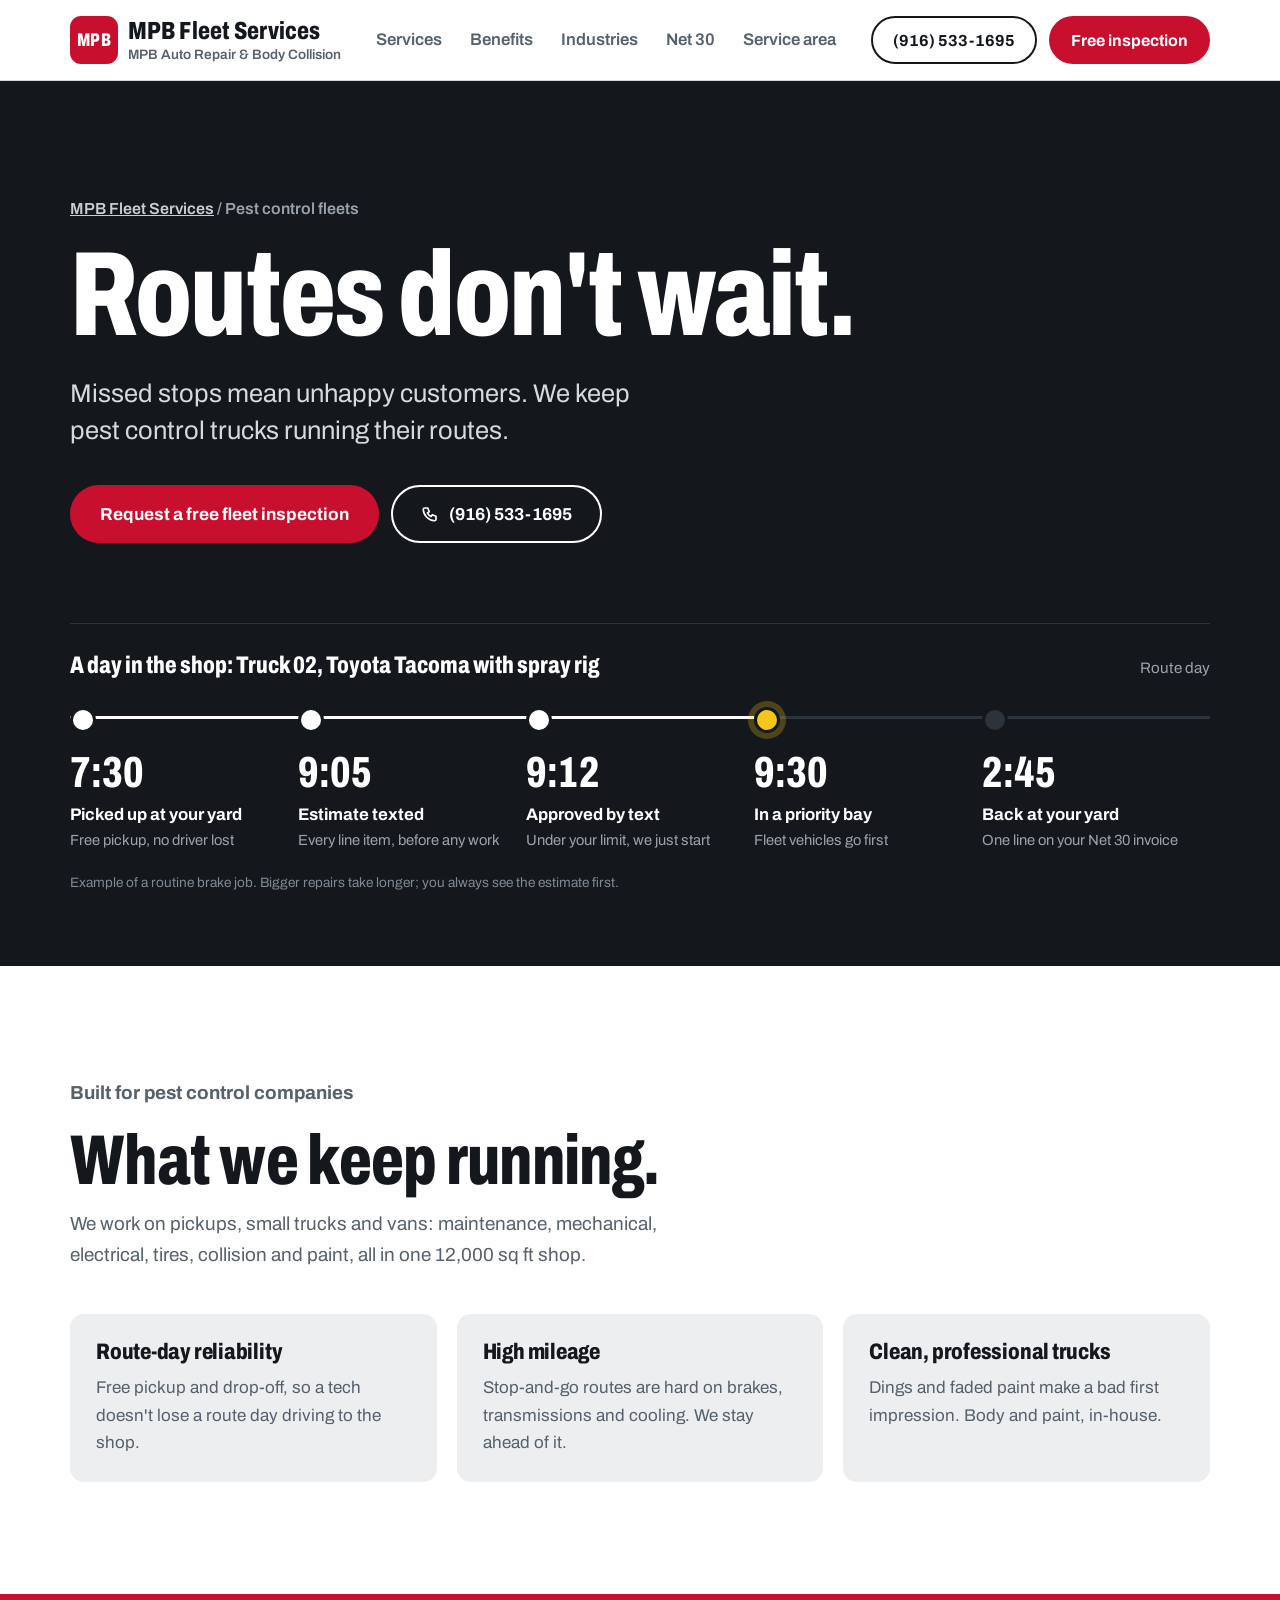
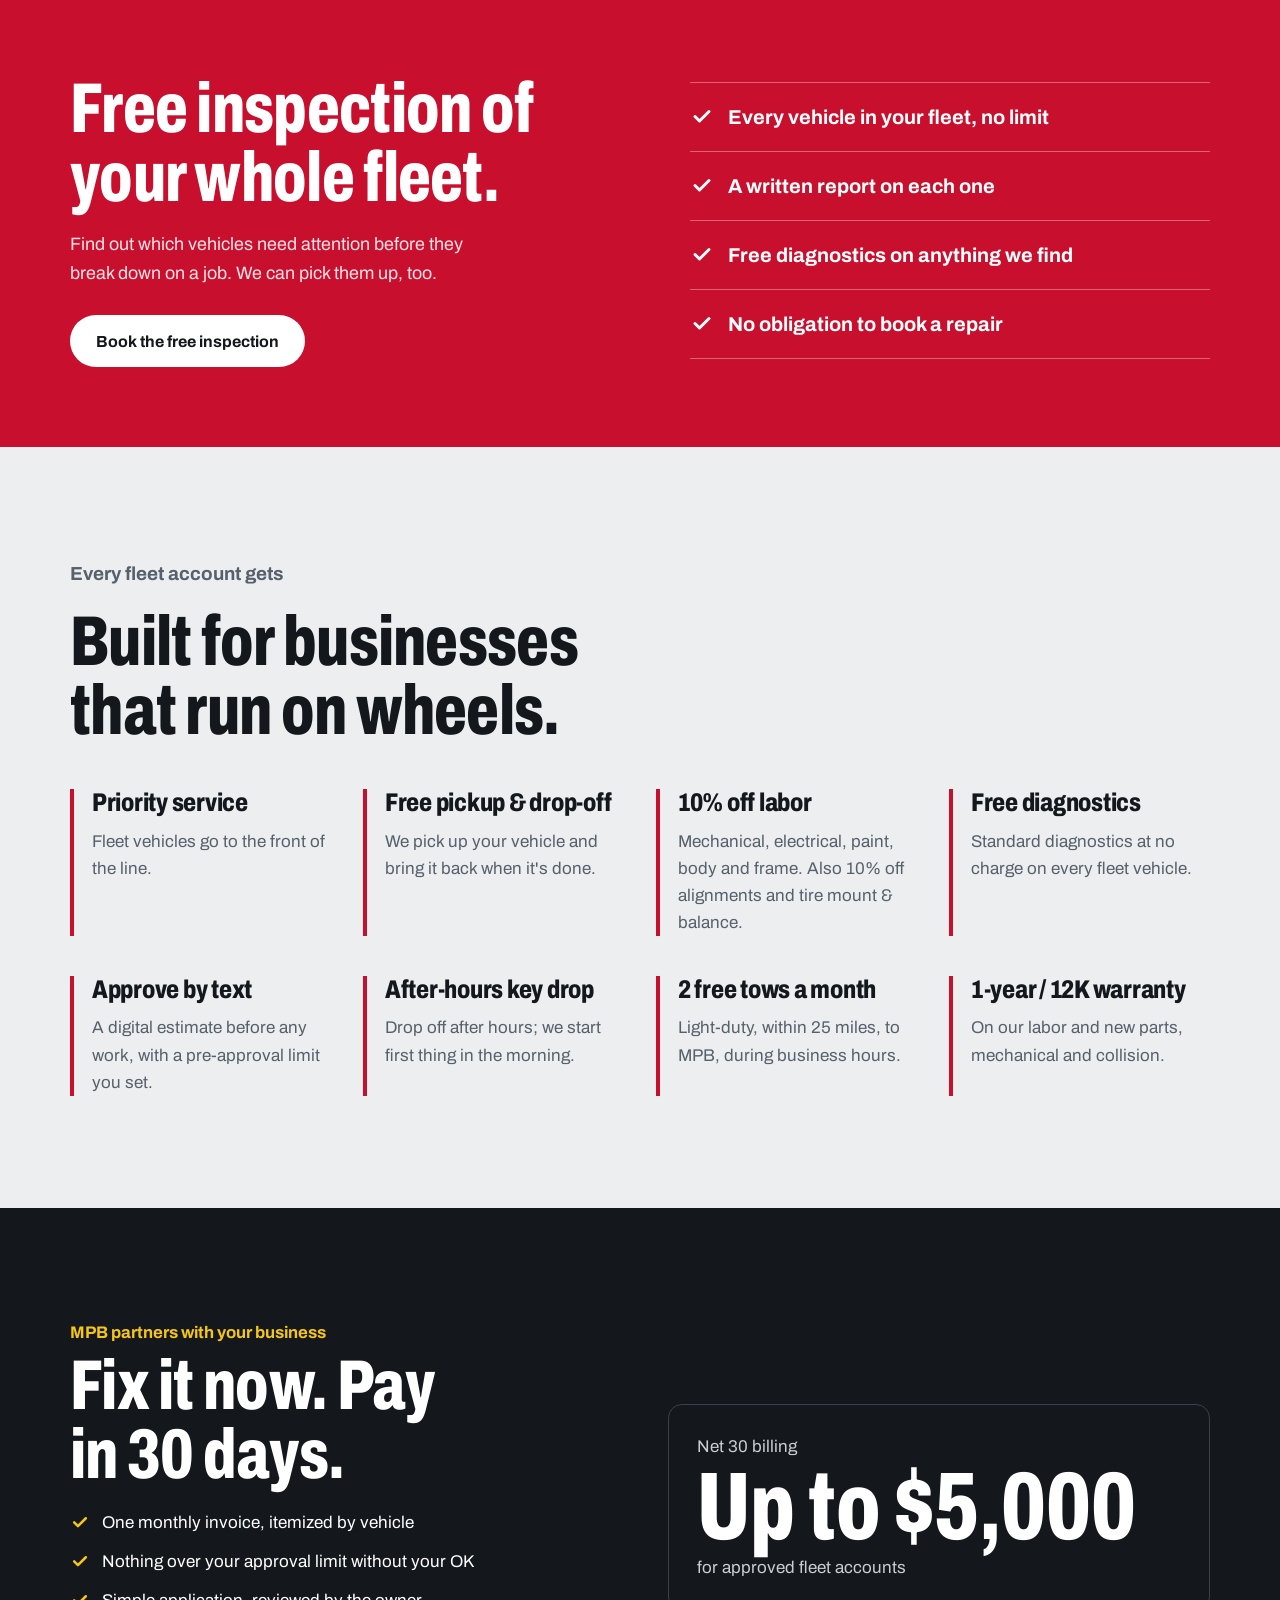
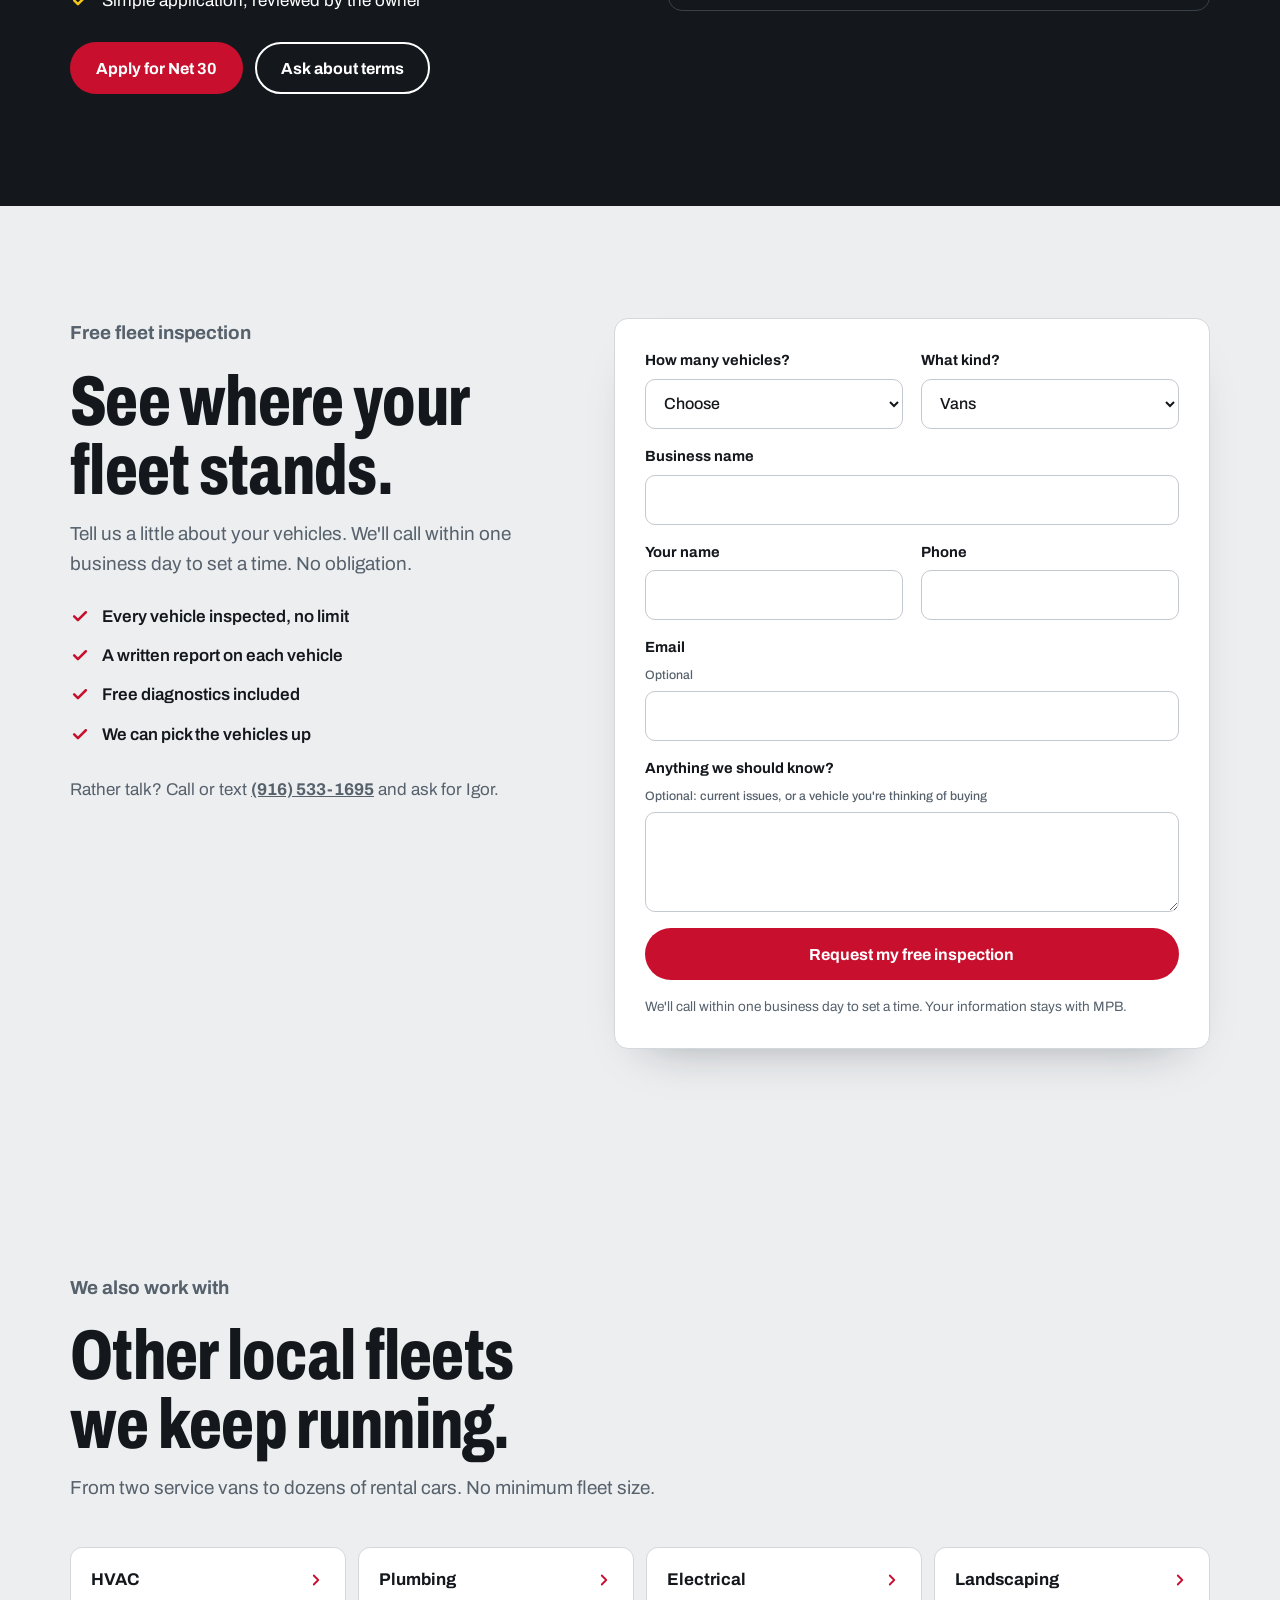
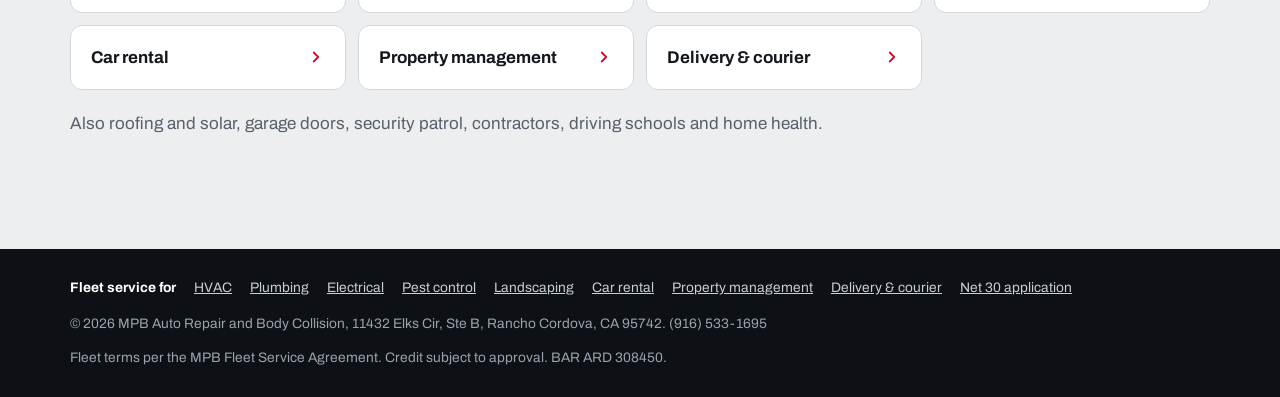
<file: pest-control/index.html>
<!doctype html>
<html lang="en">
<head>
<meta charset="utf-8">
<meta name="viewport" content="width=device-width,initial-scale=1,viewport-fit=cover">
<meta name="theme-color" content="#ffffff">
<link rel="icon" href="data:image/svg+xml,%3Csvg xmlns='http://www.w3.org/2000/svg' viewBox='0 0 64 64'%3E%3Crect width='64' height='64' rx='14' fill='%23c8102e'/%3E%3Ctext x='32' y='42' font-family='Arial' font-weight='800' font-size='24' fill='white' text-anchor='middle'%3EMPB%3C/text%3E%3C/svg%3E">
<title>Pest control Fleet Repair in Rancho Cordova · MPB Fleet Services</title>
<meta name="description" content="Priority fleet repair for pest control companies in Rancho Cordova and Sacramento: pickups, small trucks and vans. Free fleet inspection, free pickup and drop-off, Net 30 billing.">
<link rel="canonical" href="https://mpbfleet.com/pest-control/">
<meta property="og:type" content="website">
<meta property="og:url" content="https://mpbfleet.com/pest-control/">
<meta property="og:title" content="Pest control Fleet Repair in Rancho Cordova · MPB Fleet Services">
<meta property="og:description" content="Priority fleet repair for pest control companies in Rancho Cordova and Sacramento: pickups, small trucks and vans. Free fleet inspection, free pickup and drop-off, Net 30 billing.">
<link rel="preconnect" href="https://fonts.googleapis.com">
<link rel="preconnect" href="https://fonts.gstatic.com" crossorigin>
<link rel="stylesheet" href="https://fonts.googleapis.com/css2?family=Archivo:wdth,wght@62..125,400..800&display=swap">
<link rel="stylesheet" href="/styles.css">
<script>document.documentElement.classList.add('js')</script>
<script type="application/ld+json">{"@context": "https://schema.org", "@type": "Service", "name": "Pest control fleet repair and maintenance", "serviceType": "Fleet vehicle repair", "areaServed": "Rancho Cordova and Sacramento, CA", "provider": {"@type": "AutoRepair", "name": "MPB Fleet Services", "telephone": "+1-916-533-1695", "address": {"@type": "PostalAddress", "streetAddress": "11432 Elks Cir, Ste B", "addressLocality": "Rancho Cordova", "addressRegion": "CA", "postalCode": "95742"}}}</script>
</head>
<body>
<header class="top">
  <div class="wrap">
    <a class="brand" href="/" aria-label="MPB Fleet Services home"><span class="mark">MPB</span><span><b>MPB Fleet Services</b><small>MPB Auto Repair &amp; Body Collision</small></span></a>
    <nav class="nav" aria-label="Site">
      <a href="/#services">Services</a>
      <a href="/#benefits">Benefits</a>
      <a href="/#who">Industries</a>
      <a href="/credit-application/">Net 30</a>
      <a href="/#area">Service area</a>
    </nav>
    <div class="cta"><a class="btn line call" href="tel:+19165331695">(916) 533-1695</a><a class="btn red" href="/#request">Free inspection</a></div>
  </div>
</header>

<main id="top">
  <div class="hero page-hero">
    <div class="wrap">
      <p class="crumbs"><a href="/">MPB Fleet Services</a> / Pest control fleets</p>
      <h1>Routes don&#x27;t wait.</h1>
      <p class="lede">Missed stops mean unhappy customers. We keep pest control trucks running their routes.</p>
      <div class="cta">
        <a class="btn red" href="#request">Request a free fleet inspection</a>
        <a class="btn line" href="tel:+19165331695"><svg viewBox="0 0 24 24" fill="none" stroke="currentColor" stroke-width="2.2" stroke-linecap="round" stroke-linejoin="round" aria-hidden="true"><path d="M5 4h4l2 5-2.5 1.5a11 11 0 0 0 5 5L15 13l5 2v4a2 2 0 0 1-2 2A16 16 0 0 1 3 6a2 2 0 0 1 2-2"/></svg>(916) 533-1695</a>
      </div>
      <div class="day" role="img" aria-label="Example: one fleet vehicle's day at MPB, picked up at 7:30 AM and back at your yard at 2:45 PM.">
        <div class="day-head"><b>A day in the shop: Truck 02, Toyota Tacoma with spray rig</b><span>Route day</span></div>
        <ol><li class="done"><time>7:30</time><span><strong>Picked up at your yard</strong><small>Free pickup, no driver lost</small></span></li><li class="done"><time>9:05</time><span><strong>Estimate texted</strong><small>Every line item, before any work</small></span></li><li class="done"><time>9:12</time><span><strong>Approved by text</strong><small>Under your limit, we just start</small></span></li><li class="now"><time>9:30</time><span><strong>In a priority bay</strong><small>Fleet vehicles go first</small></span></li><li class=""><time>2:45</time><span><strong>Back at your yard</strong><small>One line on your Net 30 invoice</small></span></li></ol>
        <p class="day-note">Example of a routine brake job. Bigger repairs take longer; you always see the estimate first.</p>
      </div>
    </div>
  </div>

  <section>
    <div class="wrap">
      <div class="head">
        <p class="kicker">Built for pest control companies</p>
        <h2>What we keep running.</h2>
        <p>We work on pickups, small trucks and vans: maintenance, mechanical, electrical, tires, collision and paint, all in one 12,000 sq ft shop.</p>
      </div>
      <div class="pains"><div><h3>Route-day reliability</h3><p>Free pickup and drop-off, so a tech doesn&#x27;t lose a route day driving to the shop.</p></div><div><h3>High mileage</h3><p>Stop-and-go routes are hard on brakes, transmissions and cooling. We stay ahead of it.</p></div><div><h3>Clean, professional trucks</h3><p>Dings and faded paint make a bad first impression. Body and paint, in-house.</p></div></div>
    </div>
  </section>

  <div class="offer">
    <div class="wrap">
      <div>
        <h2>Free inspection of your whole fleet.</h2>
        <p>Find out which vehicles need attention before they break down on a job. We can pick them up, too.</p>
        <a class="btn white" href="#request">Book the free inspection</a>
      </div>
      <ul><li><svg viewBox="0 0 24 24" fill="none" stroke="currentColor" stroke-width="3" stroke-linecap="round" stroke-linejoin="round" aria-hidden="true"><path d="M5 12.5l4.5 4.5L19 7.5"/></svg>Every vehicle in your fleet, no limit</li><li><svg viewBox="0 0 24 24" fill="none" stroke="currentColor" stroke-width="3" stroke-linecap="round" stroke-linejoin="round" aria-hidden="true"><path d="M5 12.5l4.5 4.5L19 7.5"/></svg>A written report on each one</li><li><svg viewBox="0 0 24 24" fill="none" stroke="currentColor" stroke-width="3" stroke-linecap="round" stroke-linejoin="round" aria-hidden="true"><path d="M5 12.5l4.5 4.5L19 7.5"/></svg>Free diagnostics on anything we find</li><li><svg viewBox="0 0 24 24" fill="none" stroke="currentColor" stroke-width="3" stroke-linecap="round" stroke-linejoin="round" aria-hidden="true"><path d="M5 12.5l4.5 4.5L19 7.5"/></svg>No obligation to book a repair</li></ul>
    </div>
  </div>
  <section id="benefits" class="benefits">
    <div class="wrap">
      <div class="head"><p class="kicker">Every fleet account gets</p><h2>Built for businesses that run on wheels.</h2></div>
      <div class="ben"><div><h3>Priority service</h3><p>Fleet vehicles go to the front of the line.</p></div><div><h3>Free pickup &amp; drop-off</h3><p>We pick up your vehicle and bring it back when it&#x27;s done.</p></div><div><h3>10% off labor</h3><p>Mechanical, electrical, paint, body and frame. Also 10% off alignments and tire mount &amp; balance.</p></div><div><h3>Free diagnostics</h3><p>Standard diagnostics at no charge on every fleet vehicle.</p></div><div><h3>Approve by text</h3><p>A digital estimate before any work, with a pre-approval limit you set.</p></div><div><h3>After-hours key drop</h3><p>Drop off after hours; we start first thing in the morning.</p></div><div><h3>2 free tows a month</h3><p>Light-duty, within 25 miles, to MPB, during business hours.</p></div><div><h3>1-year / 12K warranty</h3><p>On our labor and new parts, mechanical and collision.</p></div></div>
    </div>
  </section>
  <section class="credit">
    <div class="wrap">
      <div>
        <p class="kicker">MPB partners with your business</p>
        <h2>Fix it now. Pay in 30 days.</h2>
        <ul><li><svg viewBox="0 0 24 24" fill="none" stroke="currentColor" stroke-width="3" stroke-linecap="round" stroke-linejoin="round" aria-hidden="true"><path d="M5 12.5l4.5 4.5L19 7.5"/></svg>One monthly invoice, itemized by vehicle</li><li><svg viewBox="0 0 24 24" fill="none" stroke="currentColor" stroke-width="3" stroke-linecap="round" stroke-linejoin="round" aria-hidden="true"><path d="M5 12.5l4.5 4.5L19 7.5"/></svg>Nothing over your approval limit without your OK</li><li><svg viewBox="0 0 24 24" fill="none" stroke="currentColor" stroke-width="3" stroke-linecap="round" stroke-linejoin="round" aria-hidden="true"><path d="M5 12.5l4.5 4.5L19 7.5"/></svg>Simple application, reviewed by the owner</li></ul>
        <div class="cta"><a class="btn red" href="/credit-application/">Apply for Net 30</a><a class="btn ghost" href="tel:+19165331695">Ask about terms</a></div>
      </div>
      <div class="terms"><span>Net 30 billing</span><div class="big">Up to $5,000</div><span>for approved fleet accounts</span></div>
    </div>
  </section>
  <section id="request" class="request">
    <div class="wrap">
      <div>
        <div class="head" style="margin-bottom:0">
          <p class="kicker">Free fleet inspection</p>
          <h2>See where your fleet stands.</h2>
          <p>Tell us a little about your vehicles. We'll call within one business day to set a time. No obligation.</p>
        </div>
        <ul><li><svg viewBox="0 0 24 24" fill="none" stroke="currentColor" stroke-width="3" stroke-linecap="round" stroke-linejoin="round" aria-hidden="true"><path d="M5 12.5l4.5 4.5L19 7.5"/></svg>Every vehicle inspected, no limit</li><li><svg viewBox="0 0 24 24" fill="none" stroke="currentColor" stroke-width="3" stroke-linecap="round" stroke-linejoin="round" aria-hidden="true"><path d="M5 12.5l4.5 4.5L19 7.5"/></svg>A written report on each vehicle</li><li><svg viewBox="0 0 24 24" fill="none" stroke="currentColor" stroke-width="3" stroke-linecap="round" stroke-linejoin="round" aria-hidden="true"><path d="M5 12.5l4.5 4.5L19 7.5"/></svg>Free diagnostics included</li><li><svg viewBox="0 0 24 24" fill="none" stroke="currentColor" stroke-width="3" stroke-linecap="round" stroke-linejoin="round" aria-hidden="true"><path d="M5 12.5l4.5 4.5L19 7.5"/></svg>We can pick the vehicles up</li></ul>
        <p style="margin-top:28px;color:var(--steel)">Rather talk? Call or text <a href="tel:+19165331695"><b>(916) 533-1695</b></a> and ask for Igor.</p>
      </div>
      <form class="card" action="https://formsubmit.co/mpbfleet@gmail.com" method="POST">
        <input type="hidden" name="_subject" value="New fleet inspection request (Pest control) · mpbfleet.com">
        <input type="hidden" name="_template" value="table">
        <input type="hidden" name="_captcha" value="false">
        <input type="hidden" name="_next" value="https://mpbfleet.com/thanks.html">
        <input type="hidden" name="Industry" value="Pest control">
        <input type="text" name="_honey" class="hp" tabindex="-1" autocomplete="off" aria-hidden="true">
        <label>How many vehicles?
          <select name="Fleet size" required>
            <option value="">Choose</option><option>1–2</option><option>3–5</option><option>6–10</option><option>11–25</option><option>26+</option>
          </select>
        </label>
        <label>What kind?
          <select name="Vehicle types">
            <option>Vans</option><option>Pickups</option><option>Cars / SUVs</option><option>A mix</option>
          </select>
        </label>
        <label class="full">Business name<input name="Business" required autocomplete="organization"></label>
        <label>Your name<input name="Name" required autocomplete="name"></label>
        <label>Phone<input name="Phone" type="tel" required autocomplete="tel" inputmode="tel"></label>
        <label class="full">Email <small>Optional</small><input name="email" type="email" autocomplete="email"></label>
        <label class="full">Anything we should know? <small>Optional: current issues, or a vehicle you're thinking of buying</small><textarea name="Notes"></textarea></label>
        <div class="full"><button class="btn red" type="submit">Request my free inspection</button></div>
        <p class="note full">We'll call within one business day to set a time. Your information stays with MPB.</p>
      </form>
    </div>
  </section>
  <section id="who" class="who">
    <div class="wrap">
      <div class="head"><p class="kicker">We also work with</p><h2>Other local fleets we keep running.</h2><p>From two service vans to dozens of rental cars. No minimum fleet size.</p></div>
      <div class="inds"><a href="/hvac/">HVAC<svg viewBox="0 0 24 24" fill="none" stroke="currentColor" stroke-width="2.4" stroke-linecap="round" stroke-linejoin="round" aria-hidden="true"><path d="M9 6l6 6-6 6"/></svg></a><a href="/plumbing/">Plumbing<svg viewBox="0 0 24 24" fill="none" stroke="currentColor" stroke-width="2.4" stroke-linecap="round" stroke-linejoin="round" aria-hidden="true"><path d="M9 6l6 6-6 6"/></svg></a><a href="/electrical/">Electrical<svg viewBox="0 0 24 24" fill="none" stroke="currentColor" stroke-width="2.4" stroke-linecap="round" stroke-linejoin="round" aria-hidden="true"><path d="M9 6l6 6-6 6"/></svg></a><a href="/landscaping/">Landscaping<svg viewBox="0 0 24 24" fill="none" stroke="currentColor" stroke-width="2.4" stroke-linecap="round" stroke-linejoin="round" aria-hidden="true"><path d="M9 6l6 6-6 6"/></svg></a><a href="/rental-cars/">Car rental<svg viewBox="0 0 24 24" fill="none" stroke="currentColor" stroke-width="2.4" stroke-linecap="round" stroke-linejoin="round" aria-hidden="true"><path d="M9 6l6 6-6 6"/></svg></a><a href="/property-management/">Property management<svg viewBox="0 0 24 24" fill="none" stroke="currentColor" stroke-width="2.4" stroke-linecap="round" stroke-linejoin="round" aria-hidden="true"><path d="M9 6l6 6-6 6"/></svg></a><a href="/delivery/">Delivery &amp; courier<svg viewBox="0 0 24 24" fill="none" stroke="currentColor" stroke-width="2.4" stroke-linecap="round" stroke-linejoin="round" aria-hidden="true"><path d="M9 6l6 6-6 6"/></svg></a></div>
      <p class="also">Also roofing and solar, garage doors, security patrol, contractors, driving schools and home health.</p>
    </div>
  </section>
</main>
<footer>
  <div class="wrap">
    <div class="flinks"><b>Fleet service for</b><a href="/hvac/">HVAC</a><a href="/plumbing/">Plumbing</a><a href="/electrical/">Electrical</a><a href="/pest-control/">Pest control</a><a href="/landscaping/">Landscaping</a><a href="/rental-cars/">Car rental</a><a href="/property-management/">Property management</a><a href="/delivery/">Delivery &amp; courier</a><a href="/credit-application/">Net 30 application</a></div>
    <div class="fine">
      <span>© 2026 MPB Auto Repair and Body Collision, 11432 Elks Cir, Ste B, Rancho Cordova, CA 95742. (916) 533-1695</span>
      <span>Fleet terms per the MPB Fleet Service Agreement. Credit subject to approval. BAR ARD 308450.</span>
    </div>
  </div>
</footer>
<nav class="bar" aria-label="Quick contact">
  <a class="btn line" href="tel:+19165331695"><svg viewBox="0 0 24 24" fill="none" stroke="currentColor" stroke-width="2.2" stroke-linecap="round" stroke-linejoin="round" aria-hidden="true"><path d="M5 4h4l2 5-2.5 1.5a11 11 0 0 0 5 5L15 13l5 2v4a2 2 0 0 1-2 2A16 16 0 0 1 3 6a2 2 0 0 1 2-2"/></svg>Call</a>
  <a class="btn line" href="sms:+19165331695"><svg viewBox="0 0 24 24" fill="none" stroke="currentColor" stroke-width="2.2" stroke-linecap="round" stroke-linejoin="round" aria-hidden="true"><path d="M21 12a8 8 0 0 1-11.6 7.1L4 20l1-4.6A8 8 0 1 1 21 12z"/></svg>Text</a>
  <a class="btn red" href="/#request">Free inspection</a>
</nav>
<script>
(function(){var b=document.querySelector('.day');if(!b)return;var li=[].slice.call(b.querySelectorAll('li'));
if(matchMedia('(prefers-reduced-motion: reduce)').matches){li.forEach(function(l){l.classList.add('on')});return}
li.forEach(function(l,i){setTimeout(function(){l.classList.add('on')},350+i*420)})})();
</script>
</body>
</html>
</file>
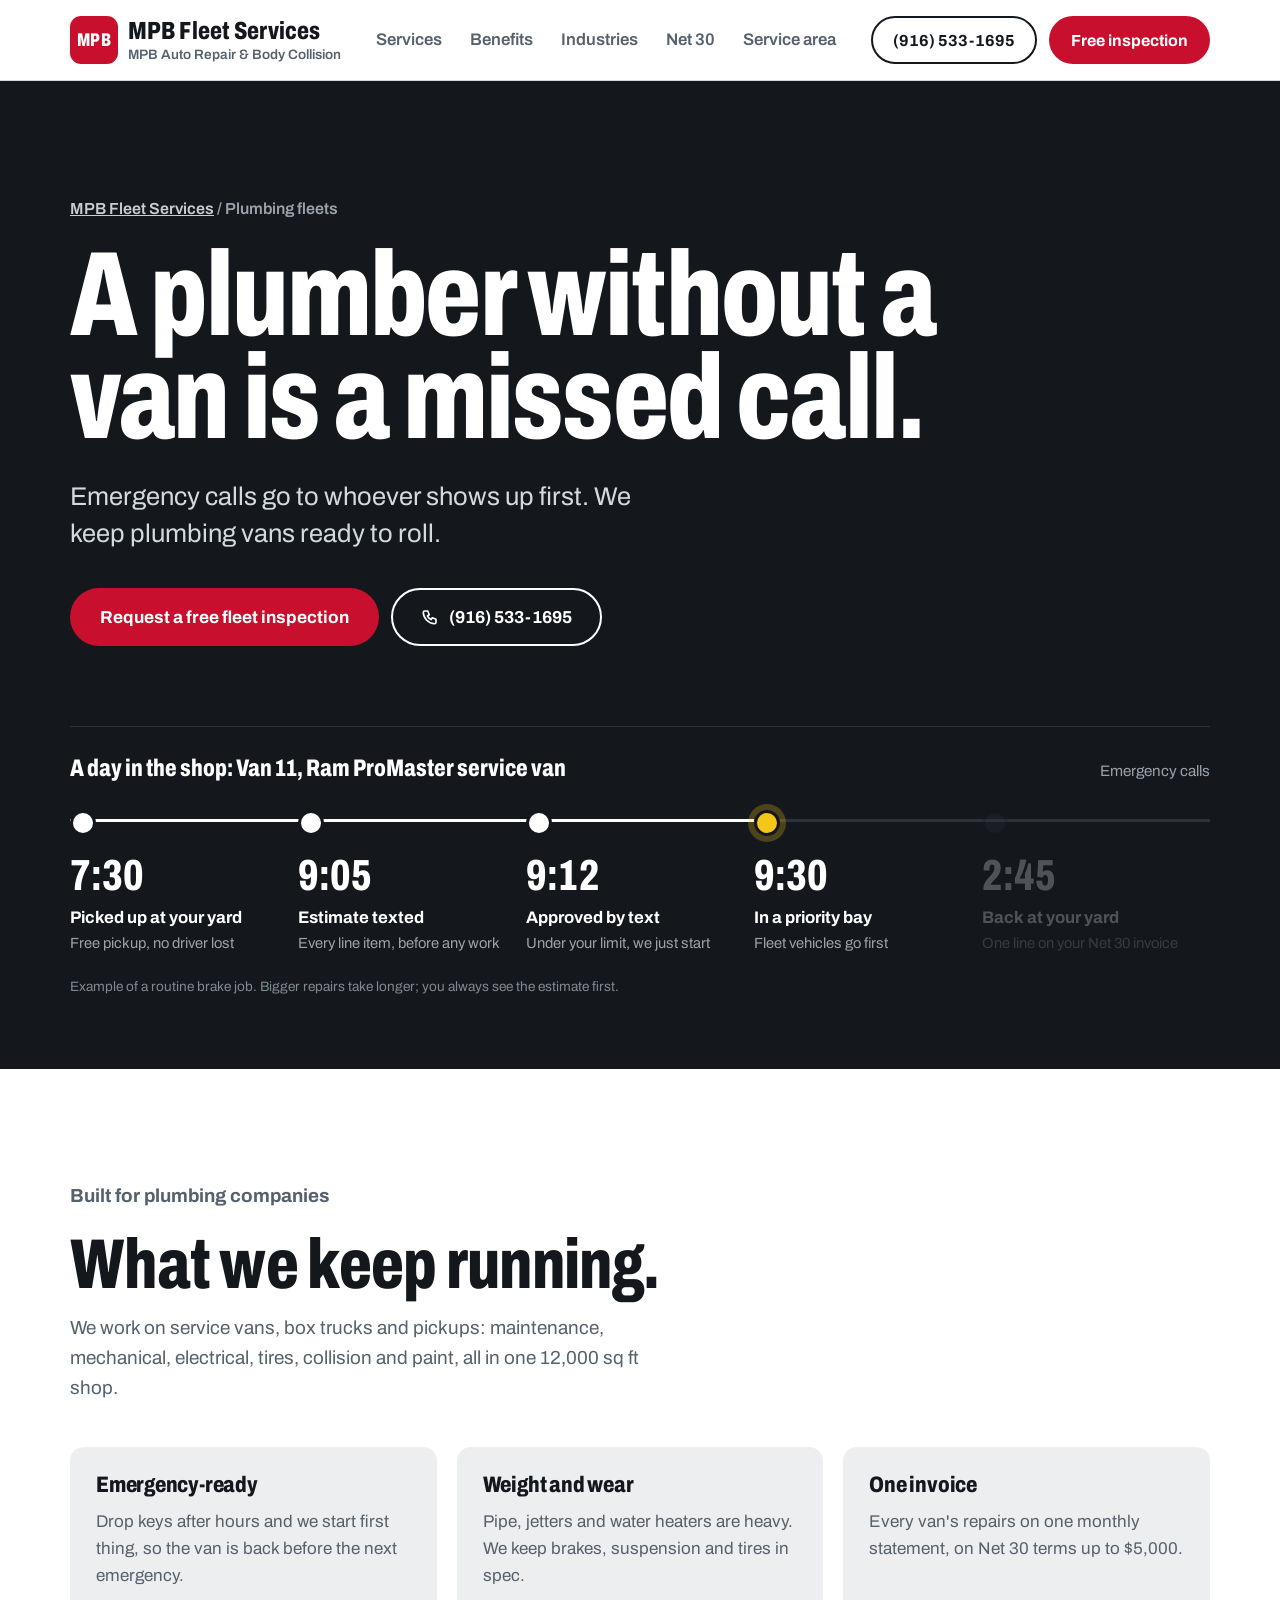
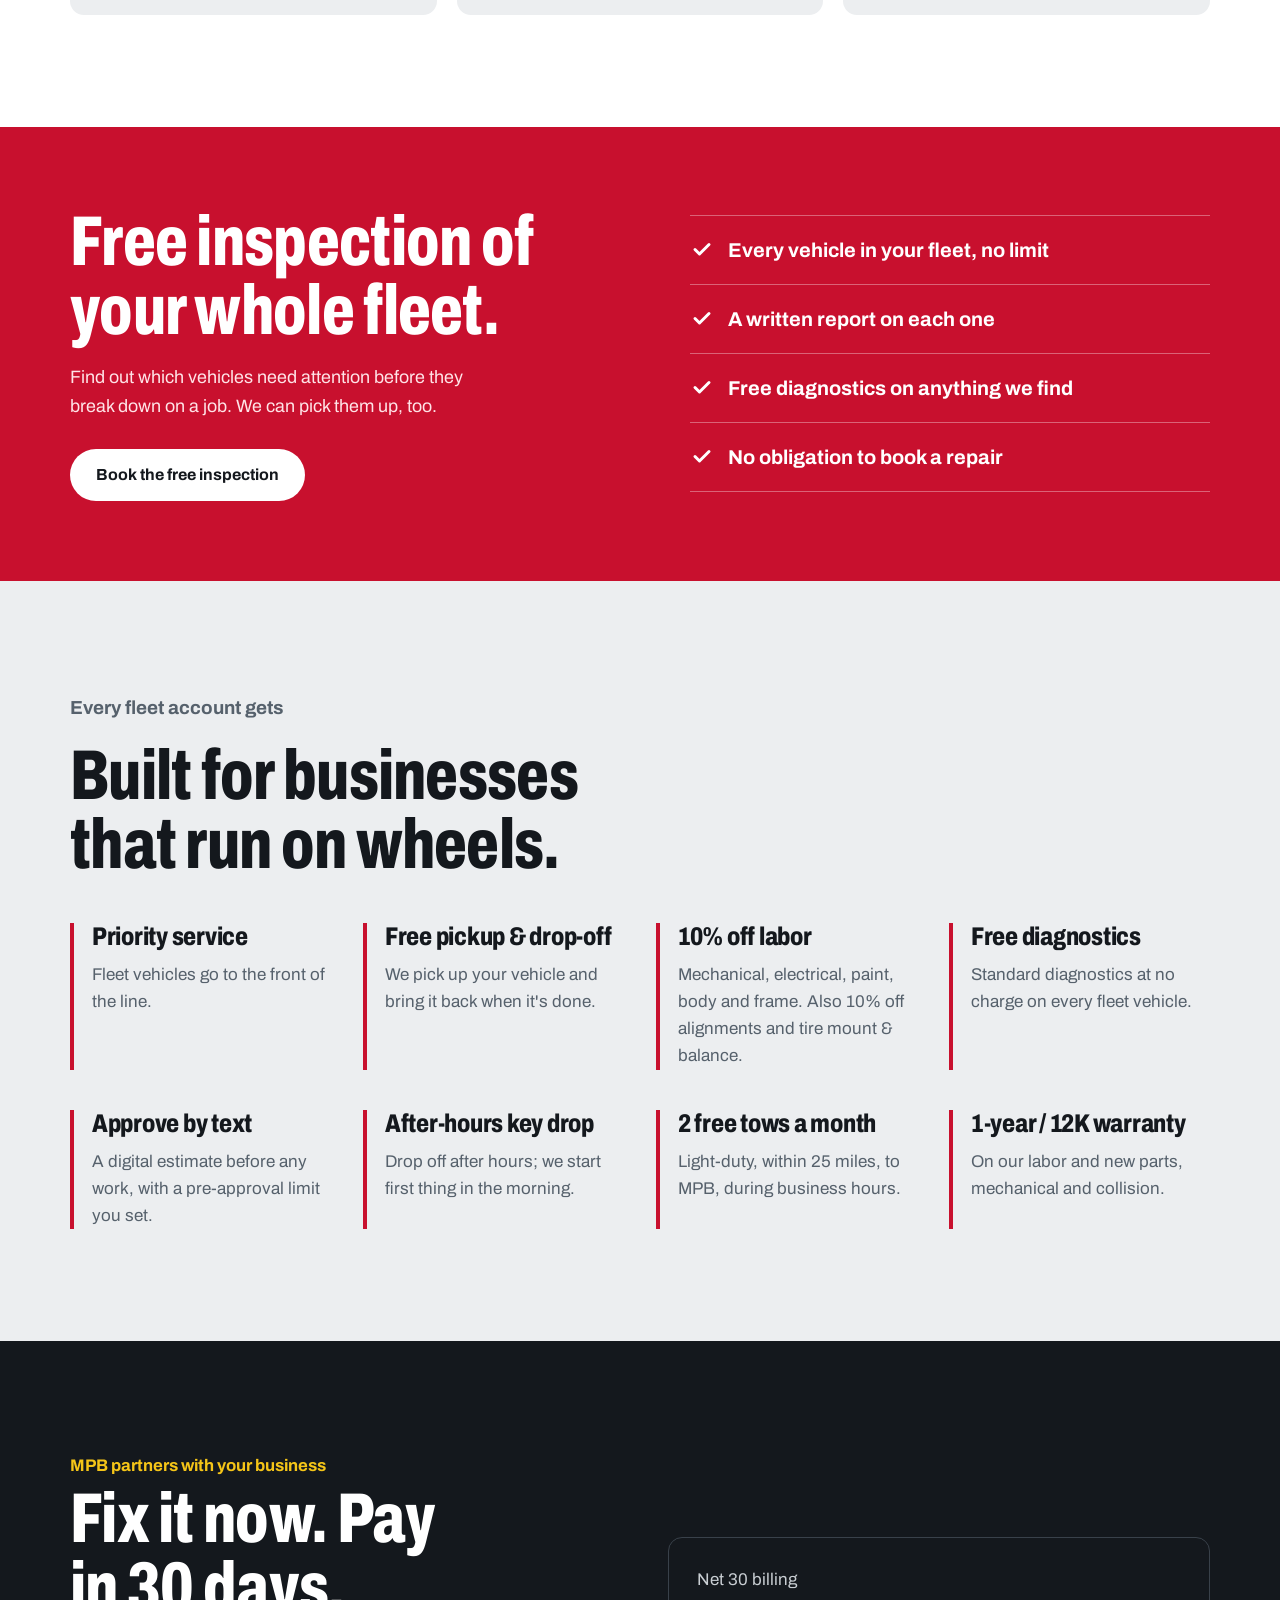
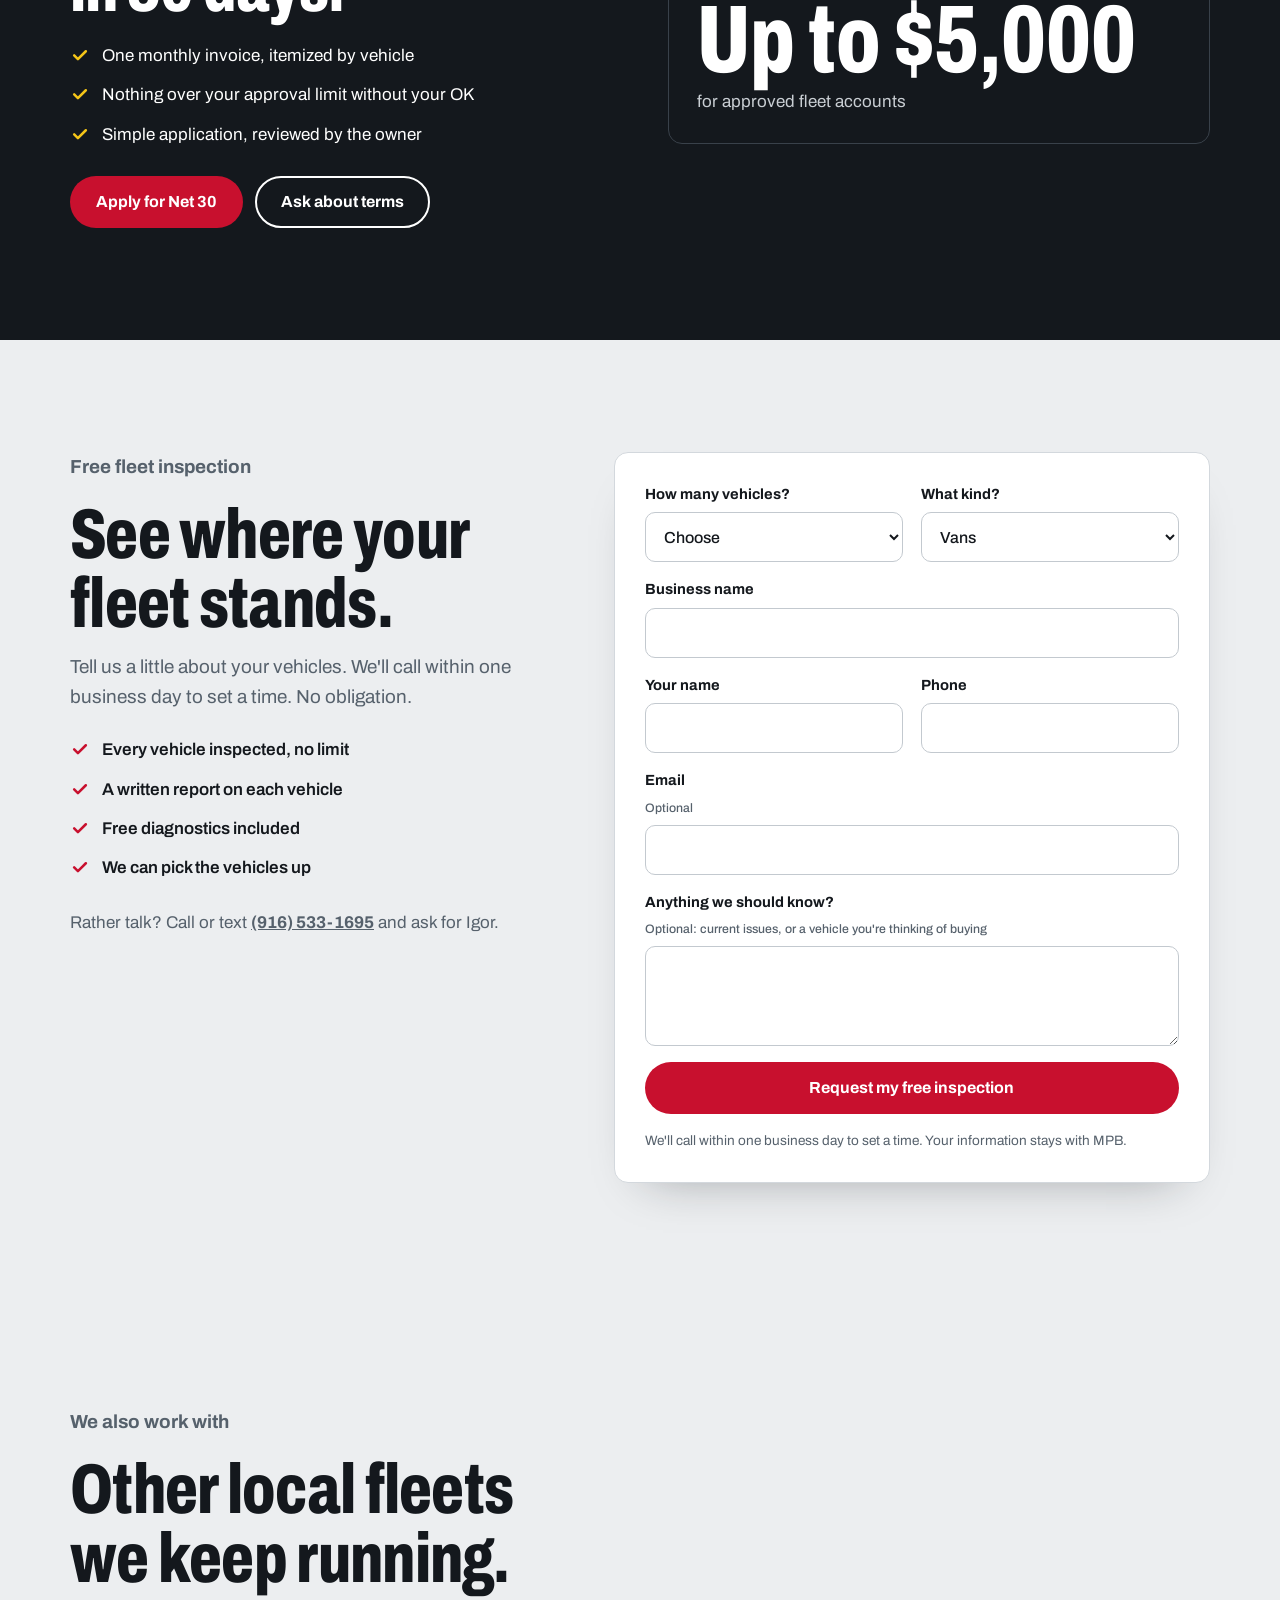
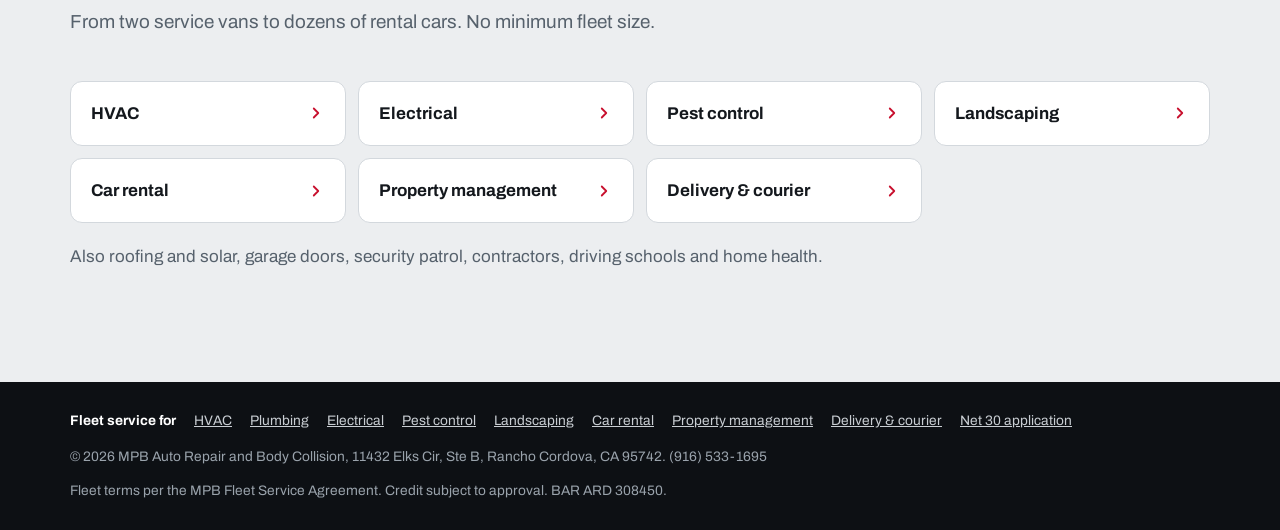
<file: plumbing/index.html>
<!doctype html>
<html lang="en">
<head>
<meta charset="utf-8">
<meta name="viewport" content="width=device-width,initial-scale=1,viewport-fit=cover">
<meta name="theme-color" content="#ffffff">
<link rel="icon" href="data:image/svg+xml,%3Csvg xmlns='http://www.w3.org/2000/svg' viewBox='0 0 64 64'%3E%3Crect width='64' height='64' rx='14' fill='%23c8102e'/%3E%3Ctext x='32' y='42' font-family='Arial' font-weight='800' font-size='24' fill='white' text-anchor='middle'%3EMPB%3C/text%3E%3C/svg%3E">
<title>Plumbing Fleet Repair in Rancho Cordova · MPB Fleet Services</title>
<meta name="description" content="Priority fleet repair for plumbing companies in Rancho Cordova and Sacramento: service vans, box trucks and pickups. Free fleet inspection, free pickup and drop-off, Net 30 billing.">
<link rel="canonical" href="https://mpbfleet.com/plumbing/">
<meta property="og:type" content="website">
<meta property="og:url" content="https://mpbfleet.com/plumbing/">
<meta property="og:title" content="Plumbing Fleet Repair in Rancho Cordova · MPB Fleet Services">
<meta property="og:description" content="Priority fleet repair for plumbing companies in Rancho Cordova and Sacramento: service vans, box trucks and pickups. Free fleet inspection, free pickup and drop-off, Net 30 billing.">
<link rel="preconnect" href="https://fonts.googleapis.com">
<link rel="preconnect" href="https://fonts.gstatic.com" crossorigin>
<link rel="stylesheet" href="https://fonts.googleapis.com/css2?family=Archivo:wdth,wght@62..125,400..800&display=swap">
<link rel="stylesheet" href="/styles.css">
<script>document.documentElement.classList.add('js')</script>
<script type="application/ld+json">{"@context": "https://schema.org", "@type": "Service", "name": "Plumbing fleet repair and maintenance", "serviceType": "Fleet vehicle repair", "areaServed": "Rancho Cordova and Sacramento, CA", "provider": {"@type": "AutoRepair", "name": "MPB Fleet Services", "telephone": "+1-916-533-1695", "address": {"@type": "PostalAddress", "streetAddress": "11432 Elks Cir, Ste B", "addressLocality": "Rancho Cordova", "addressRegion": "CA", "postalCode": "95742"}}}</script>
</head>
<body>
<header class="top">
  <div class="wrap">
    <a class="brand" href="/" aria-label="MPB Fleet Services home"><span class="mark">MPB</span><span><b>MPB Fleet Services</b><small>MPB Auto Repair &amp; Body Collision</small></span></a>
    <nav class="nav" aria-label="Site">
      <a href="/#services">Services</a>
      <a href="/#benefits">Benefits</a>
      <a href="/#who">Industries</a>
      <a href="/credit-application/">Net 30</a>
      <a href="/#area">Service area</a>
    </nav>
    <div class="cta"><a class="btn line call" href="tel:+19165331695">(916) 533-1695</a><a class="btn red" href="/#request">Free inspection</a></div>
  </div>
</header>

<main id="top">
  <div class="hero page-hero">
    <div class="wrap">
      <p class="crumbs"><a href="/">MPB Fleet Services</a> / Plumbing fleets</p>
      <h1>A plumber without a van is a missed call.</h1>
      <p class="lede">Emergency calls go to whoever shows up first. We keep plumbing vans ready to roll.</p>
      <div class="cta">
        <a class="btn red" href="#request">Request a free fleet inspection</a>
        <a class="btn line" href="tel:+19165331695"><svg viewBox="0 0 24 24" fill="none" stroke="currentColor" stroke-width="2.2" stroke-linecap="round" stroke-linejoin="round" aria-hidden="true"><path d="M5 4h4l2 5-2.5 1.5a11 11 0 0 0 5 5L15 13l5 2v4a2 2 0 0 1-2 2A16 16 0 0 1 3 6a2 2 0 0 1 2-2"/></svg>(916) 533-1695</a>
      </div>
      <div class="day" role="img" aria-label="Example: one fleet vehicle's day at MPB, picked up at 7:30 AM and back at your yard at 2:45 PM.">
        <div class="day-head"><b>A day in the shop: Van 11, Ram ProMaster service van</b><span>Emergency calls</span></div>
        <ol><li class="done"><time>7:30</time><span><strong>Picked up at your yard</strong><small>Free pickup, no driver lost</small></span></li><li class="done"><time>9:05</time><span><strong>Estimate texted</strong><small>Every line item, before any work</small></span></li><li class="done"><time>9:12</time><span><strong>Approved by text</strong><small>Under your limit, we just start</small></span></li><li class="now"><time>9:30</time><span><strong>In a priority bay</strong><small>Fleet vehicles go first</small></span></li><li class=""><time>2:45</time><span><strong>Back at your yard</strong><small>One line on your Net 30 invoice</small></span></li></ol>
        <p class="day-note">Example of a routine brake job. Bigger repairs take longer; you always see the estimate first.</p>
      </div>
    </div>
  </div>

  <section>
    <div class="wrap">
      <div class="head">
        <p class="kicker">Built for plumbing companies</p>
        <h2>What we keep running.</h2>
        <p>We work on service vans, box trucks and pickups: maintenance, mechanical, electrical, tires, collision and paint, all in one 12,000 sq ft shop.</p>
      </div>
      <div class="pains"><div><h3>Emergency-ready</h3><p>Drop keys after hours and we start first thing, so the van is back before the next emergency.</p></div><div><h3>Weight and wear</h3><p>Pipe, jetters and water heaters are heavy. We keep brakes, suspension and tires in spec.</p></div><div><h3>One invoice</h3><p>Every van&#x27;s repairs on one monthly statement, on Net 30 terms up to $5,000.</p></div></div>
    </div>
  </section>

  <div class="offer">
    <div class="wrap">
      <div>
        <h2>Free inspection of your whole fleet.</h2>
        <p>Find out which vehicles need attention before they break down on a job. We can pick them up, too.</p>
        <a class="btn white" href="#request">Book the free inspection</a>
      </div>
      <ul><li><svg viewBox="0 0 24 24" fill="none" stroke="currentColor" stroke-width="3" stroke-linecap="round" stroke-linejoin="round" aria-hidden="true"><path d="M5 12.5l4.5 4.5L19 7.5"/></svg>Every vehicle in your fleet, no limit</li><li><svg viewBox="0 0 24 24" fill="none" stroke="currentColor" stroke-width="3" stroke-linecap="round" stroke-linejoin="round" aria-hidden="true"><path d="M5 12.5l4.5 4.5L19 7.5"/></svg>A written report on each one</li><li><svg viewBox="0 0 24 24" fill="none" stroke="currentColor" stroke-width="3" stroke-linecap="round" stroke-linejoin="round" aria-hidden="true"><path d="M5 12.5l4.5 4.5L19 7.5"/></svg>Free diagnostics on anything we find</li><li><svg viewBox="0 0 24 24" fill="none" stroke="currentColor" stroke-width="3" stroke-linecap="round" stroke-linejoin="round" aria-hidden="true"><path d="M5 12.5l4.5 4.5L19 7.5"/></svg>No obligation to book a repair</li></ul>
    </div>
  </div>
  <section id="benefits" class="benefits">
    <div class="wrap">
      <div class="head"><p class="kicker">Every fleet account gets</p><h2>Built for businesses that run on wheels.</h2></div>
      <div class="ben"><div><h3>Priority service</h3><p>Fleet vehicles go to the front of the line.</p></div><div><h3>Free pickup &amp; drop-off</h3><p>We pick up your vehicle and bring it back when it&#x27;s done.</p></div><div><h3>10% off labor</h3><p>Mechanical, electrical, paint, body and frame. Also 10% off alignments and tire mount &amp; balance.</p></div><div><h3>Free diagnostics</h3><p>Standard diagnostics at no charge on every fleet vehicle.</p></div><div><h3>Approve by text</h3><p>A digital estimate before any work, with a pre-approval limit you set.</p></div><div><h3>After-hours key drop</h3><p>Drop off after hours; we start first thing in the morning.</p></div><div><h3>2 free tows a month</h3><p>Light-duty, within 25 miles, to MPB, during business hours.</p></div><div><h3>1-year / 12K warranty</h3><p>On our labor and new parts, mechanical and collision.</p></div></div>
    </div>
  </section>
  <section class="credit">
    <div class="wrap">
      <div>
        <p class="kicker">MPB partners with your business</p>
        <h2>Fix it now. Pay in 30 days.</h2>
        <ul><li><svg viewBox="0 0 24 24" fill="none" stroke="currentColor" stroke-width="3" stroke-linecap="round" stroke-linejoin="round" aria-hidden="true"><path d="M5 12.5l4.5 4.5L19 7.5"/></svg>One monthly invoice, itemized by vehicle</li><li><svg viewBox="0 0 24 24" fill="none" stroke="currentColor" stroke-width="3" stroke-linecap="round" stroke-linejoin="round" aria-hidden="true"><path d="M5 12.5l4.5 4.5L19 7.5"/></svg>Nothing over your approval limit without your OK</li><li><svg viewBox="0 0 24 24" fill="none" stroke="currentColor" stroke-width="3" stroke-linecap="round" stroke-linejoin="round" aria-hidden="true"><path d="M5 12.5l4.5 4.5L19 7.5"/></svg>Simple application, reviewed by the owner</li></ul>
        <div class="cta"><a class="btn red" href="/credit-application/">Apply for Net 30</a><a class="btn ghost" href="tel:+19165331695">Ask about terms</a></div>
      </div>
      <div class="terms"><span>Net 30 billing</span><div class="big">Up to $5,000</div><span>for approved fleet accounts</span></div>
    </div>
  </section>
  <section id="request" class="request">
    <div class="wrap">
      <div>
        <div class="head" style="margin-bottom:0">
          <p class="kicker">Free fleet inspection</p>
          <h2>See where your fleet stands.</h2>
          <p>Tell us a little about your vehicles. We'll call within one business day to set a time. No obligation.</p>
        </div>
        <ul><li><svg viewBox="0 0 24 24" fill="none" stroke="currentColor" stroke-width="3" stroke-linecap="round" stroke-linejoin="round" aria-hidden="true"><path d="M5 12.5l4.5 4.5L19 7.5"/></svg>Every vehicle inspected, no limit</li><li><svg viewBox="0 0 24 24" fill="none" stroke="currentColor" stroke-width="3" stroke-linecap="round" stroke-linejoin="round" aria-hidden="true"><path d="M5 12.5l4.5 4.5L19 7.5"/></svg>A written report on each vehicle</li><li><svg viewBox="0 0 24 24" fill="none" stroke="currentColor" stroke-width="3" stroke-linecap="round" stroke-linejoin="round" aria-hidden="true"><path d="M5 12.5l4.5 4.5L19 7.5"/></svg>Free diagnostics included</li><li><svg viewBox="0 0 24 24" fill="none" stroke="currentColor" stroke-width="3" stroke-linecap="round" stroke-linejoin="round" aria-hidden="true"><path d="M5 12.5l4.5 4.5L19 7.5"/></svg>We can pick the vehicles up</li></ul>
        <p style="margin-top:28px;color:var(--steel)">Rather talk? Call or text <a href="tel:+19165331695"><b>(916) 533-1695</b></a> and ask for Igor.</p>
      </div>
      <form class="card" action="https://formsubmit.co/mpbfleet@gmail.com" method="POST">
        <input type="hidden" name="_subject" value="New fleet inspection request (Plumbing) · mpbfleet.com">
        <input type="hidden" name="_template" value="table">
        <input type="hidden" name="_captcha" value="false">
        <input type="hidden" name="_next" value="https://mpbfleet.com/thanks.html">
        <input type="hidden" name="Industry" value="Plumbing">
        <input type="text" name="_honey" class="hp" tabindex="-1" autocomplete="off" aria-hidden="true">
        <label>How many vehicles?
          <select name="Fleet size" required>
            <option value="">Choose</option><option>1–2</option><option>3–5</option><option>6–10</option><option>11–25</option><option>26+</option>
          </select>
        </label>
        <label>What kind?
          <select name="Vehicle types">
            <option>Vans</option><option>Pickups</option><option>Cars / SUVs</option><option>A mix</option>
          </select>
        </label>
        <label class="full">Business name<input name="Business" required autocomplete="organization"></label>
        <label>Your name<input name="Name" required autocomplete="name"></label>
        <label>Phone<input name="Phone" type="tel" required autocomplete="tel" inputmode="tel"></label>
        <label class="full">Email <small>Optional</small><input name="email" type="email" autocomplete="email"></label>
        <label class="full">Anything we should know? <small>Optional: current issues, or a vehicle you're thinking of buying</small><textarea name="Notes"></textarea></label>
        <div class="full"><button class="btn red" type="submit">Request my free inspection</button></div>
        <p class="note full">We'll call within one business day to set a time. Your information stays with MPB.</p>
      </form>
    </div>
  </section>
  <section id="who" class="who">
    <div class="wrap">
      <div class="head"><p class="kicker">We also work with</p><h2>Other local fleets we keep running.</h2><p>From two service vans to dozens of rental cars. No minimum fleet size.</p></div>
      <div class="inds"><a href="/hvac/">HVAC<svg viewBox="0 0 24 24" fill="none" stroke="currentColor" stroke-width="2.4" stroke-linecap="round" stroke-linejoin="round" aria-hidden="true"><path d="M9 6l6 6-6 6"/></svg></a><a href="/electrical/">Electrical<svg viewBox="0 0 24 24" fill="none" stroke="currentColor" stroke-width="2.4" stroke-linecap="round" stroke-linejoin="round" aria-hidden="true"><path d="M9 6l6 6-6 6"/></svg></a><a href="/pest-control/">Pest control<svg viewBox="0 0 24 24" fill="none" stroke="currentColor" stroke-width="2.4" stroke-linecap="round" stroke-linejoin="round" aria-hidden="true"><path d="M9 6l6 6-6 6"/></svg></a><a href="/landscaping/">Landscaping<svg viewBox="0 0 24 24" fill="none" stroke="currentColor" stroke-width="2.4" stroke-linecap="round" stroke-linejoin="round" aria-hidden="true"><path d="M9 6l6 6-6 6"/></svg></a><a href="/rental-cars/">Car rental<svg viewBox="0 0 24 24" fill="none" stroke="currentColor" stroke-width="2.4" stroke-linecap="round" stroke-linejoin="round" aria-hidden="true"><path d="M9 6l6 6-6 6"/></svg></a><a href="/property-management/">Property management<svg viewBox="0 0 24 24" fill="none" stroke="currentColor" stroke-width="2.4" stroke-linecap="round" stroke-linejoin="round" aria-hidden="true"><path d="M9 6l6 6-6 6"/></svg></a><a href="/delivery/">Delivery &amp; courier<svg viewBox="0 0 24 24" fill="none" stroke="currentColor" stroke-width="2.4" stroke-linecap="round" stroke-linejoin="round" aria-hidden="true"><path d="M9 6l6 6-6 6"/></svg></a></div>
      <p class="also">Also roofing and solar, garage doors, security patrol, contractors, driving schools and home health.</p>
    </div>
  </section>
</main>
<footer>
  <div class="wrap">
    <div class="flinks"><b>Fleet service for</b><a href="/hvac/">HVAC</a><a href="/plumbing/">Plumbing</a><a href="/electrical/">Electrical</a><a href="/pest-control/">Pest control</a><a href="/landscaping/">Landscaping</a><a href="/rental-cars/">Car rental</a><a href="/property-management/">Property management</a><a href="/delivery/">Delivery &amp; courier</a><a href="/credit-application/">Net 30 application</a></div>
    <div class="fine">
      <span>© 2026 MPB Auto Repair and Body Collision, 11432 Elks Cir, Ste B, Rancho Cordova, CA 95742. (916) 533-1695</span>
      <span>Fleet terms per the MPB Fleet Service Agreement. Credit subject to approval. BAR ARD 308450.</span>
    </div>
  </div>
</footer>
<nav class="bar" aria-label="Quick contact">
  <a class="btn line" href="tel:+19165331695"><svg viewBox="0 0 24 24" fill="none" stroke="currentColor" stroke-width="2.2" stroke-linecap="round" stroke-linejoin="round" aria-hidden="true"><path d="M5 4h4l2 5-2.5 1.5a11 11 0 0 0 5 5L15 13l5 2v4a2 2 0 0 1-2 2A16 16 0 0 1 3 6a2 2 0 0 1 2-2"/></svg>Call</a>
  <a class="btn line" href="sms:+19165331695"><svg viewBox="0 0 24 24" fill="none" stroke="currentColor" stroke-width="2.2" stroke-linecap="round" stroke-linejoin="round" aria-hidden="true"><path d="M21 12a8 8 0 0 1-11.6 7.1L4 20l1-4.6A8 8 0 1 1 21 12z"/></svg>Text</a>
  <a class="btn red" href="/#request">Free inspection</a>
</nav>
<script>
(function(){var b=document.querySelector('.day');if(!b)return;var li=[].slice.call(b.querySelectorAll('li'));
if(matchMedia('(prefers-reduced-motion: reduce)').matches){li.forEach(function(l){l.classList.add('on')});return}
li.forEach(function(l,i){setTimeout(function(){l.classList.add('on')},350+i*420)})})();
</script>
</body>
</html>
</file>
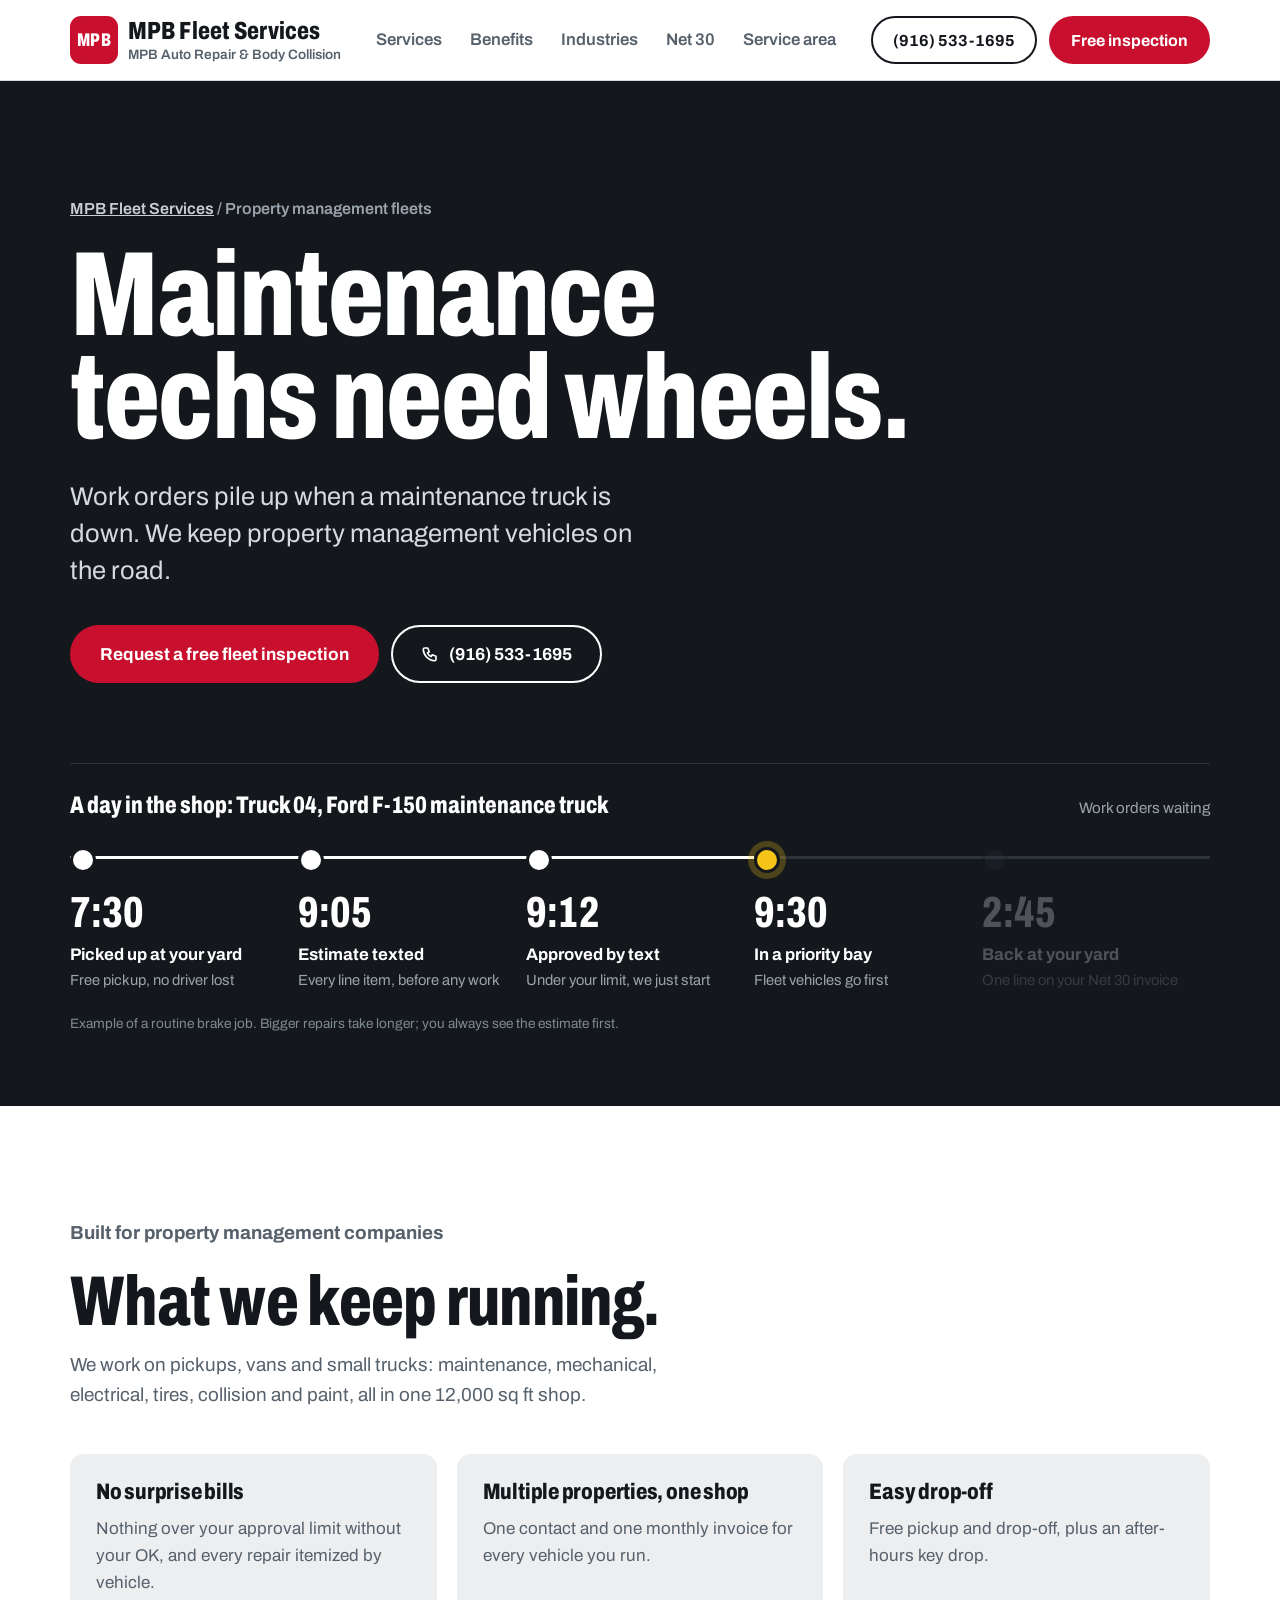
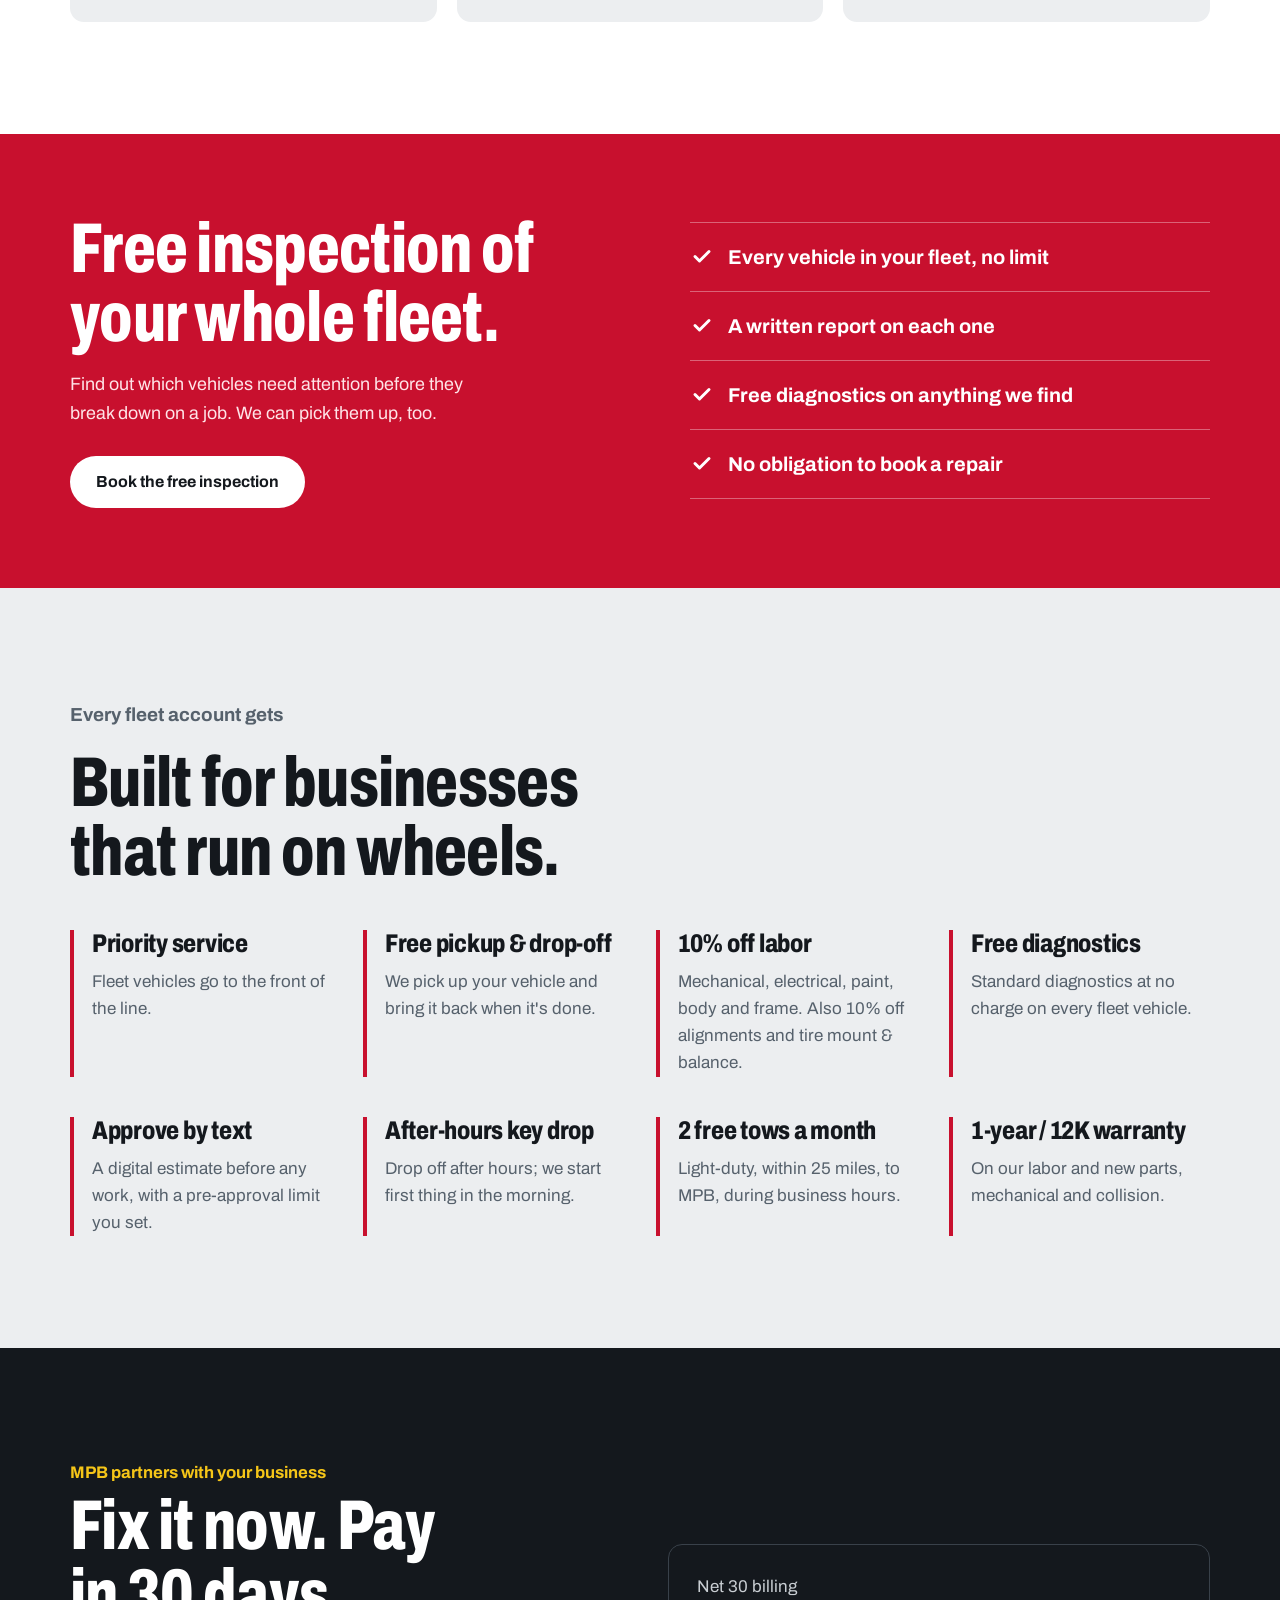
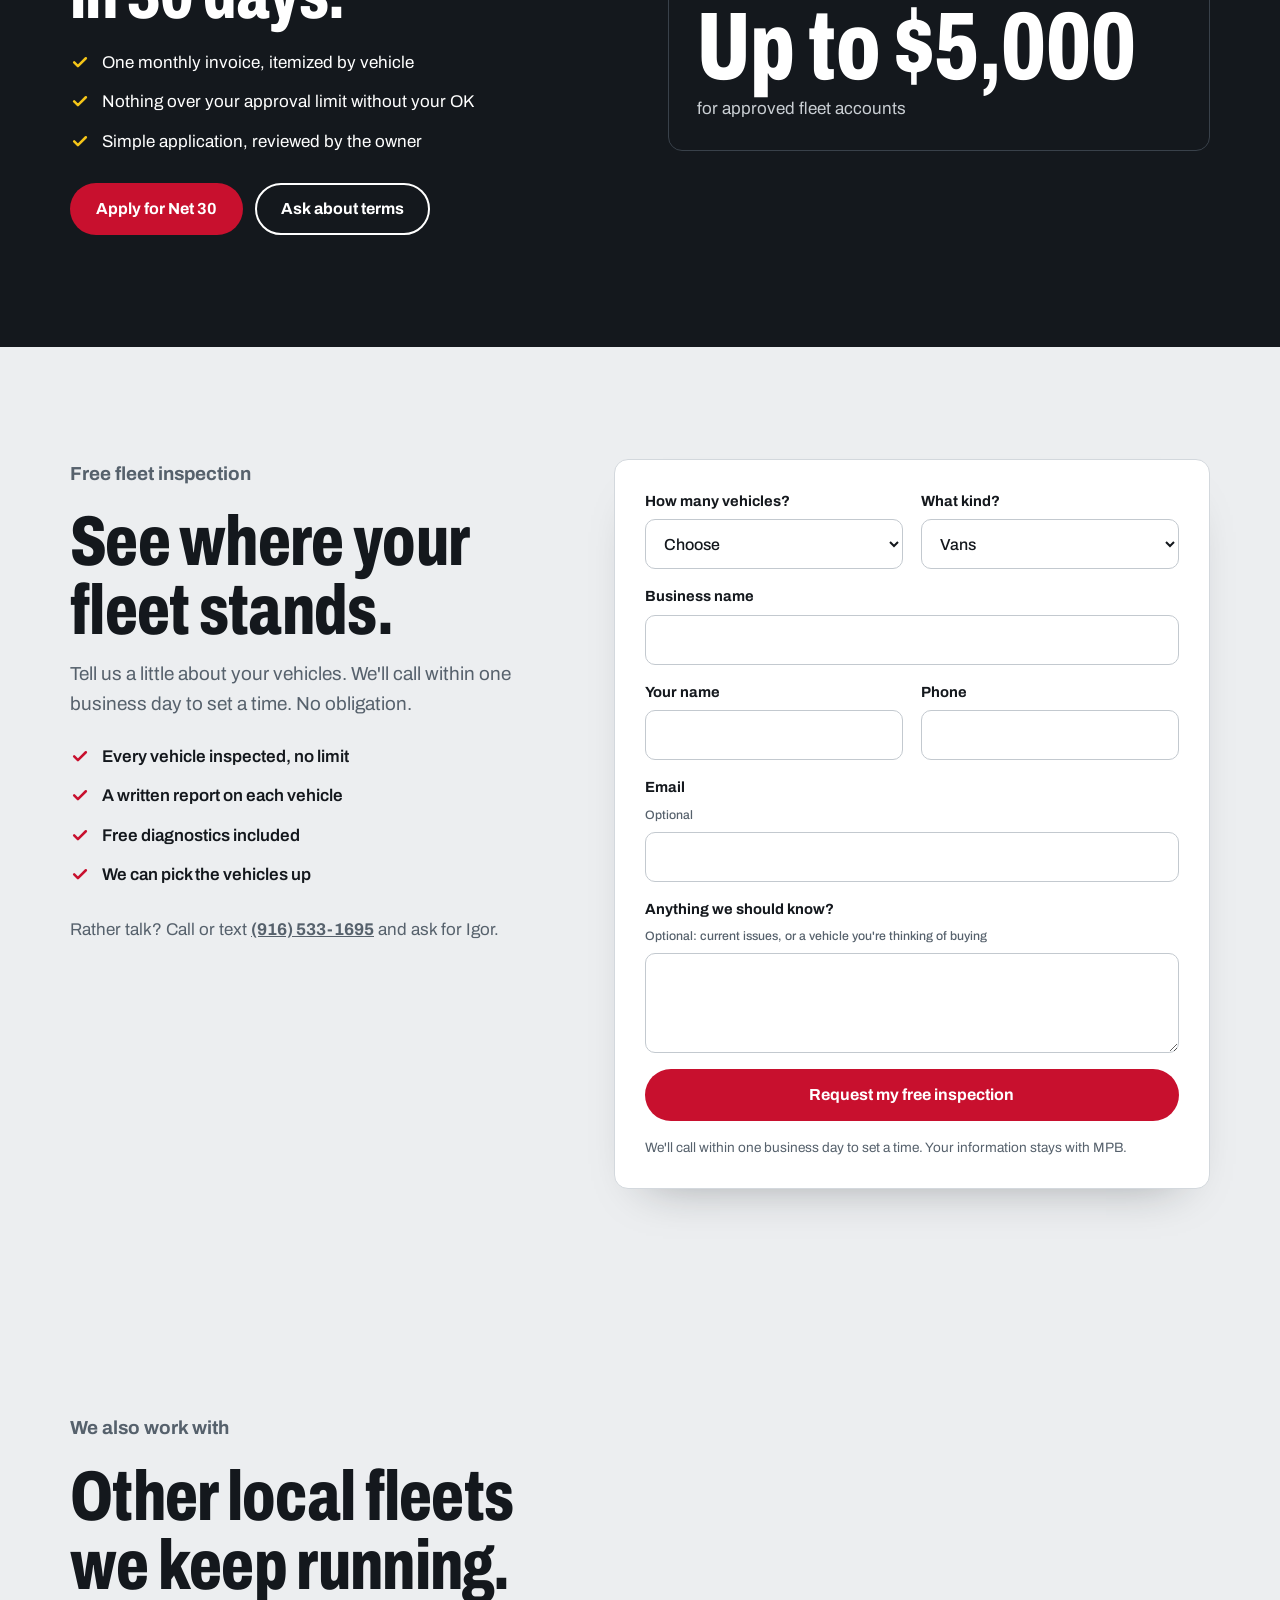
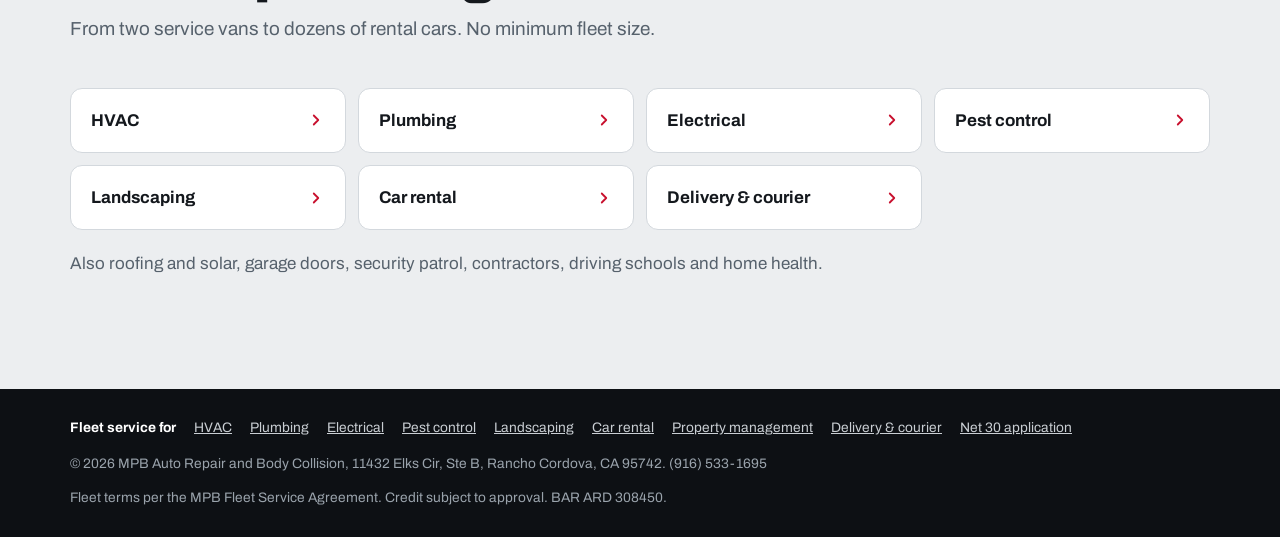
<file: property-management/index.html>
<!doctype html>
<html lang="en">
<head>
<meta charset="utf-8">
<meta name="viewport" content="width=device-width,initial-scale=1,viewport-fit=cover">
<meta name="theme-color" content="#ffffff">
<link rel="icon" href="data:image/svg+xml,%3Csvg xmlns='http://www.w3.org/2000/svg' viewBox='0 0 64 64'%3E%3Crect width='64' height='64' rx='14' fill='%23c8102e'/%3E%3Ctext x='32' y='42' font-family='Arial' font-weight='800' font-size='24' fill='white' text-anchor='middle'%3EMPB%3C/text%3E%3C/svg%3E">
<title>Property management Fleet Repair in Rancho Cordova · MPB Fleet Services</title>
<meta name="description" content="Priority fleet repair for property management companies in Rancho Cordova and Sacramento: pickups, vans and small trucks. Free fleet inspection, free pickup and drop-off, Net 30 billing.">
<link rel="canonical" href="https://mpbfleet.com/property-management/">
<meta property="og:type" content="website">
<meta property="og:url" content="https://mpbfleet.com/property-management/">
<meta property="og:title" content="Property management Fleet Repair in Rancho Cordova · MPB Fleet Services">
<meta property="og:description" content="Priority fleet repair for property management companies in Rancho Cordova and Sacramento: pickups, vans and small trucks. Free fleet inspection, free pickup and drop-off, Net 30 billing.">
<link rel="preconnect" href="https://fonts.googleapis.com">
<link rel="preconnect" href="https://fonts.gstatic.com" crossorigin>
<link rel="stylesheet" href="https://fonts.googleapis.com/css2?family=Archivo:wdth,wght@62..125,400..800&display=swap">
<link rel="stylesheet" href="/styles.css">
<script>document.documentElement.classList.add('js')</script>
<script type="application/ld+json">{"@context": "https://schema.org", "@type": "Service", "name": "Property management fleet repair and maintenance", "serviceType": "Fleet vehicle repair", "areaServed": "Rancho Cordova and Sacramento, CA", "provider": {"@type": "AutoRepair", "name": "MPB Fleet Services", "telephone": "+1-916-533-1695", "address": {"@type": "PostalAddress", "streetAddress": "11432 Elks Cir, Ste B", "addressLocality": "Rancho Cordova", "addressRegion": "CA", "postalCode": "95742"}}}</script>
</head>
<body>
<header class="top">
  <div class="wrap">
    <a class="brand" href="/" aria-label="MPB Fleet Services home"><span class="mark">MPB</span><span><b>MPB Fleet Services</b><small>MPB Auto Repair &amp; Body Collision</small></span></a>
    <nav class="nav" aria-label="Site">
      <a href="/#services">Services</a>
      <a href="/#benefits">Benefits</a>
      <a href="/#who">Industries</a>
      <a href="/credit-application/">Net 30</a>
      <a href="/#area">Service area</a>
    </nav>
    <div class="cta"><a class="btn line call" href="tel:+19165331695">(916) 533-1695</a><a class="btn red" href="/#request">Free inspection</a></div>
  </div>
</header>

<main id="top">
  <div class="hero page-hero">
    <div class="wrap">
      <p class="crumbs"><a href="/">MPB Fleet Services</a> / Property management fleets</p>
      <h1>Maintenance techs need wheels.</h1>
      <p class="lede">Work orders pile up when a maintenance truck is down. We keep property management vehicles on the road.</p>
      <div class="cta">
        <a class="btn red" href="#request">Request a free fleet inspection</a>
        <a class="btn line" href="tel:+19165331695"><svg viewBox="0 0 24 24" fill="none" stroke="currentColor" stroke-width="2.2" stroke-linecap="round" stroke-linejoin="round" aria-hidden="true"><path d="M5 4h4l2 5-2.5 1.5a11 11 0 0 0 5 5L15 13l5 2v4a2 2 0 0 1-2 2A16 16 0 0 1 3 6a2 2 0 0 1 2-2"/></svg>(916) 533-1695</a>
      </div>
      <div class="day" role="img" aria-label="Example: one fleet vehicle's day at MPB, picked up at 7:30 AM and back at your yard at 2:45 PM.">
        <div class="day-head"><b>A day in the shop: Truck 04, Ford F-150 maintenance truck</b><span>Work orders waiting</span></div>
        <ol><li class="done"><time>7:30</time><span><strong>Picked up at your yard</strong><small>Free pickup, no driver lost</small></span></li><li class="done"><time>9:05</time><span><strong>Estimate texted</strong><small>Every line item, before any work</small></span></li><li class="done"><time>9:12</time><span><strong>Approved by text</strong><small>Under your limit, we just start</small></span></li><li class="now"><time>9:30</time><span><strong>In a priority bay</strong><small>Fleet vehicles go first</small></span></li><li class=""><time>2:45</time><span><strong>Back at your yard</strong><small>One line on your Net 30 invoice</small></span></li></ol>
        <p class="day-note">Example of a routine brake job. Bigger repairs take longer; you always see the estimate first.</p>
      </div>
    </div>
  </div>

  <section>
    <div class="wrap">
      <div class="head">
        <p class="kicker">Built for property management companies</p>
        <h2>What we keep running.</h2>
        <p>We work on pickups, vans and small trucks: maintenance, mechanical, electrical, tires, collision and paint, all in one 12,000 sq ft shop.</p>
      </div>
      <div class="pains"><div><h3>No surprise bills</h3><p>Nothing over your approval limit without your OK, and every repair itemized by vehicle.</p></div><div><h3>Multiple properties, one shop</h3><p>One contact and one monthly invoice for every vehicle you run.</p></div><div><h3>Easy drop-off</h3><p>Free pickup and drop-off, plus an after-hours key drop.</p></div></div>
    </div>
  </section>

  <div class="offer">
    <div class="wrap">
      <div>
        <h2>Free inspection of your whole fleet.</h2>
        <p>Find out which vehicles need attention before they break down on a job. We can pick them up, too.</p>
        <a class="btn white" href="#request">Book the free inspection</a>
      </div>
      <ul><li><svg viewBox="0 0 24 24" fill="none" stroke="currentColor" stroke-width="3" stroke-linecap="round" stroke-linejoin="round" aria-hidden="true"><path d="M5 12.5l4.5 4.5L19 7.5"/></svg>Every vehicle in your fleet, no limit</li><li><svg viewBox="0 0 24 24" fill="none" stroke="currentColor" stroke-width="3" stroke-linecap="round" stroke-linejoin="round" aria-hidden="true"><path d="M5 12.5l4.5 4.5L19 7.5"/></svg>A written report on each one</li><li><svg viewBox="0 0 24 24" fill="none" stroke="currentColor" stroke-width="3" stroke-linecap="round" stroke-linejoin="round" aria-hidden="true"><path d="M5 12.5l4.5 4.5L19 7.5"/></svg>Free diagnostics on anything we find</li><li><svg viewBox="0 0 24 24" fill="none" stroke="currentColor" stroke-width="3" stroke-linecap="round" stroke-linejoin="round" aria-hidden="true"><path d="M5 12.5l4.5 4.5L19 7.5"/></svg>No obligation to book a repair</li></ul>
    </div>
  </div>
  <section id="benefits" class="benefits">
    <div class="wrap">
      <div class="head"><p class="kicker">Every fleet account gets</p><h2>Built for businesses that run on wheels.</h2></div>
      <div class="ben"><div><h3>Priority service</h3><p>Fleet vehicles go to the front of the line.</p></div><div><h3>Free pickup &amp; drop-off</h3><p>We pick up your vehicle and bring it back when it&#x27;s done.</p></div><div><h3>10% off labor</h3><p>Mechanical, electrical, paint, body and frame. Also 10% off alignments and tire mount &amp; balance.</p></div><div><h3>Free diagnostics</h3><p>Standard diagnostics at no charge on every fleet vehicle.</p></div><div><h3>Approve by text</h3><p>A digital estimate before any work, with a pre-approval limit you set.</p></div><div><h3>After-hours key drop</h3><p>Drop off after hours; we start first thing in the morning.</p></div><div><h3>2 free tows a month</h3><p>Light-duty, within 25 miles, to MPB, during business hours.</p></div><div><h3>1-year / 12K warranty</h3><p>On our labor and new parts, mechanical and collision.</p></div></div>
    </div>
  </section>
  <section class="credit">
    <div class="wrap">
      <div>
        <p class="kicker">MPB partners with your business</p>
        <h2>Fix it now. Pay in 30 days.</h2>
        <ul><li><svg viewBox="0 0 24 24" fill="none" stroke="currentColor" stroke-width="3" stroke-linecap="round" stroke-linejoin="round" aria-hidden="true"><path d="M5 12.5l4.5 4.5L19 7.5"/></svg>One monthly invoice, itemized by vehicle</li><li><svg viewBox="0 0 24 24" fill="none" stroke="currentColor" stroke-width="3" stroke-linecap="round" stroke-linejoin="round" aria-hidden="true"><path d="M5 12.5l4.5 4.5L19 7.5"/></svg>Nothing over your approval limit without your OK</li><li><svg viewBox="0 0 24 24" fill="none" stroke="currentColor" stroke-width="3" stroke-linecap="round" stroke-linejoin="round" aria-hidden="true"><path d="M5 12.5l4.5 4.5L19 7.5"/></svg>Simple application, reviewed by the owner</li></ul>
        <div class="cta"><a class="btn red" href="/credit-application/">Apply for Net 30</a><a class="btn ghost" href="tel:+19165331695">Ask about terms</a></div>
      </div>
      <div class="terms"><span>Net 30 billing</span><div class="big">Up to $5,000</div><span>for approved fleet accounts</span></div>
    </div>
  </section>
  <section id="request" class="request">
    <div class="wrap">
      <div>
        <div class="head" style="margin-bottom:0">
          <p class="kicker">Free fleet inspection</p>
          <h2>See where your fleet stands.</h2>
          <p>Tell us a little about your vehicles. We'll call within one business day to set a time. No obligation.</p>
        </div>
        <ul><li><svg viewBox="0 0 24 24" fill="none" stroke="currentColor" stroke-width="3" stroke-linecap="round" stroke-linejoin="round" aria-hidden="true"><path d="M5 12.5l4.5 4.5L19 7.5"/></svg>Every vehicle inspected, no limit</li><li><svg viewBox="0 0 24 24" fill="none" stroke="currentColor" stroke-width="3" stroke-linecap="round" stroke-linejoin="round" aria-hidden="true"><path d="M5 12.5l4.5 4.5L19 7.5"/></svg>A written report on each vehicle</li><li><svg viewBox="0 0 24 24" fill="none" stroke="currentColor" stroke-width="3" stroke-linecap="round" stroke-linejoin="round" aria-hidden="true"><path d="M5 12.5l4.5 4.5L19 7.5"/></svg>Free diagnostics included</li><li><svg viewBox="0 0 24 24" fill="none" stroke="currentColor" stroke-width="3" stroke-linecap="round" stroke-linejoin="round" aria-hidden="true"><path d="M5 12.5l4.5 4.5L19 7.5"/></svg>We can pick the vehicles up</li></ul>
        <p style="margin-top:28px;color:var(--steel)">Rather talk? Call or text <a href="tel:+19165331695"><b>(916) 533-1695</b></a> and ask for Igor.</p>
      </div>
      <form class="card" action="https://formsubmit.co/mpbfleet@gmail.com" method="POST">
        <input type="hidden" name="_subject" value="New fleet inspection request (Property management) · mpbfleet.com">
        <input type="hidden" name="_template" value="table">
        <input type="hidden" name="_captcha" value="false">
        <input type="hidden" name="_next" value="https://mpbfleet.com/thanks.html">
        <input type="hidden" name="Industry" value="Property management">
        <input type="text" name="_honey" class="hp" tabindex="-1" autocomplete="off" aria-hidden="true">
        <label>How many vehicles?
          <select name="Fleet size" required>
            <option value="">Choose</option><option>1–2</option><option>3–5</option><option>6–10</option><option>11–25</option><option>26+</option>
          </select>
        </label>
        <label>What kind?
          <select name="Vehicle types">
            <option>Vans</option><option>Pickups</option><option>Cars / SUVs</option><option>A mix</option>
          </select>
        </label>
        <label class="full">Business name<input name="Business" required autocomplete="organization"></label>
        <label>Your name<input name="Name" required autocomplete="name"></label>
        <label>Phone<input name="Phone" type="tel" required autocomplete="tel" inputmode="tel"></label>
        <label class="full">Email <small>Optional</small><input name="email" type="email" autocomplete="email"></label>
        <label class="full">Anything we should know? <small>Optional: current issues, or a vehicle you're thinking of buying</small><textarea name="Notes"></textarea></label>
        <div class="full"><button class="btn red" type="submit">Request my free inspection</button></div>
        <p class="note full">We'll call within one business day to set a time. Your information stays with MPB.</p>
      </form>
    </div>
  </section>
  <section id="who" class="who">
    <div class="wrap">
      <div class="head"><p class="kicker">We also work with</p><h2>Other local fleets we keep running.</h2><p>From two service vans to dozens of rental cars. No minimum fleet size.</p></div>
      <div class="inds"><a href="/hvac/">HVAC<svg viewBox="0 0 24 24" fill="none" stroke="currentColor" stroke-width="2.4" stroke-linecap="round" stroke-linejoin="round" aria-hidden="true"><path d="M9 6l6 6-6 6"/></svg></a><a href="/plumbing/">Plumbing<svg viewBox="0 0 24 24" fill="none" stroke="currentColor" stroke-width="2.4" stroke-linecap="round" stroke-linejoin="round" aria-hidden="true"><path d="M9 6l6 6-6 6"/></svg></a><a href="/electrical/">Electrical<svg viewBox="0 0 24 24" fill="none" stroke="currentColor" stroke-width="2.4" stroke-linecap="round" stroke-linejoin="round" aria-hidden="true"><path d="M9 6l6 6-6 6"/></svg></a><a href="/pest-control/">Pest control<svg viewBox="0 0 24 24" fill="none" stroke="currentColor" stroke-width="2.4" stroke-linecap="round" stroke-linejoin="round" aria-hidden="true"><path d="M9 6l6 6-6 6"/></svg></a><a href="/landscaping/">Landscaping<svg viewBox="0 0 24 24" fill="none" stroke="currentColor" stroke-width="2.4" stroke-linecap="round" stroke-linejoin="round" aria-hidden="true"><path d="M9 6l6 6-6 6"/></svg></a><a href="/rental-cars/">Car rental<svg viewBox="0 0 24 24" fill="none" stroke="currentColor" stroke-width="2.4" stroke-linecap="round" stroke-linejoin="round" aria-hidden="true"><path d="M9 6l6 6-6 6"/></svg></a><a href="/delivery/">Delivery &amp; courier<svg viewBox="0 0 24 24" fill="none" stroke="currentColor" stroke-width="2.4" stroke-linecap="round" stroke-linejoin="round" aria-hidden="true"><path d="M9 6l6 6-6 6"/></svg></a></div>
      <p class="also">Also roofing and solar, garage doors, security patrol, contractors, driving schools and home health.</p>
    </div>
  </section>
</main>
<footer>
  <div class="wrap">
    <div class="flinks"><b>Fleet service for</b><a href="/hvac/">HVAC</a><a href="/plumbing/">Plumbing</a><a href="/electrical/">Electrical</a><a href="/pest-control/">Pest control</a><a href="/landscaping/">Landscaping</a><a href="/rental-cars/">Car rental</a><a href="/property-management/">Property management</a><a href="/delivery/">Delivery &amp; courier</a><a href="/credit-application/">Net 30 application</a></div>
    <div class="fine">
      <span>© 2026 MPB Auto Repair and Body Collision, 11432 Elks Cir, Ste B, Rancho Cordova, CA 95742. (916) 533-1695</span>
      <span>Fleet terms per the MPB Fleet Service Agreement. Credit subject to approval. BAR ARD 308450.</span>
    </div>
  </div>
</footer>
<nav class="bar" aria-label="Quick contact">
  <a class="btn line" href="tel:+19165331695"><svg viewBox="0 0 24 24" fill="none" stroke="currentColor" stroke-width="2.2" stroke-linecap="round" stroke-linejoin="round" aria-hidden="true"><path d="M5 4h4l2 5-2.5 1.5a11 11 0 0 0 5 5L15 13l5 2v4a2 2 0 0 1-2 2A16 16 0 0 1 3 6a2 2 0 0 1 2-2"/></svg>Call</a>
  <a class="btn line" href="sms:+19165331695"><svg viewBox="0 0 24 24" fill="none" stroke="currentColor" stroke-width="2.2" stroke-linecap="round" stroke-linejoin="round" aria-hidden="true"><path d="M21 12a8 8 0 0 1-11.6 7.1L4 20l1-4.6A8 8 0 1 1 21 12z"/></svg>Text</a>
  <a class="btn red" href="/#request">Free inspection</a>
</nav>
<script>
(function(){var b=document.querySelector('.day');if(!b)return;var li=[].slice.call(b.querySelectorAll('li'));
if(matchMedia('(prefers-reduced-motion: reduce)').matches){li.forEach(function(l){l.classList.add('on')});return}
li.forEach(function(l,i){setTimeout(function(){l.classList.add('on')},350+i*420)})})();
</script>
</body>
</html>
</file>
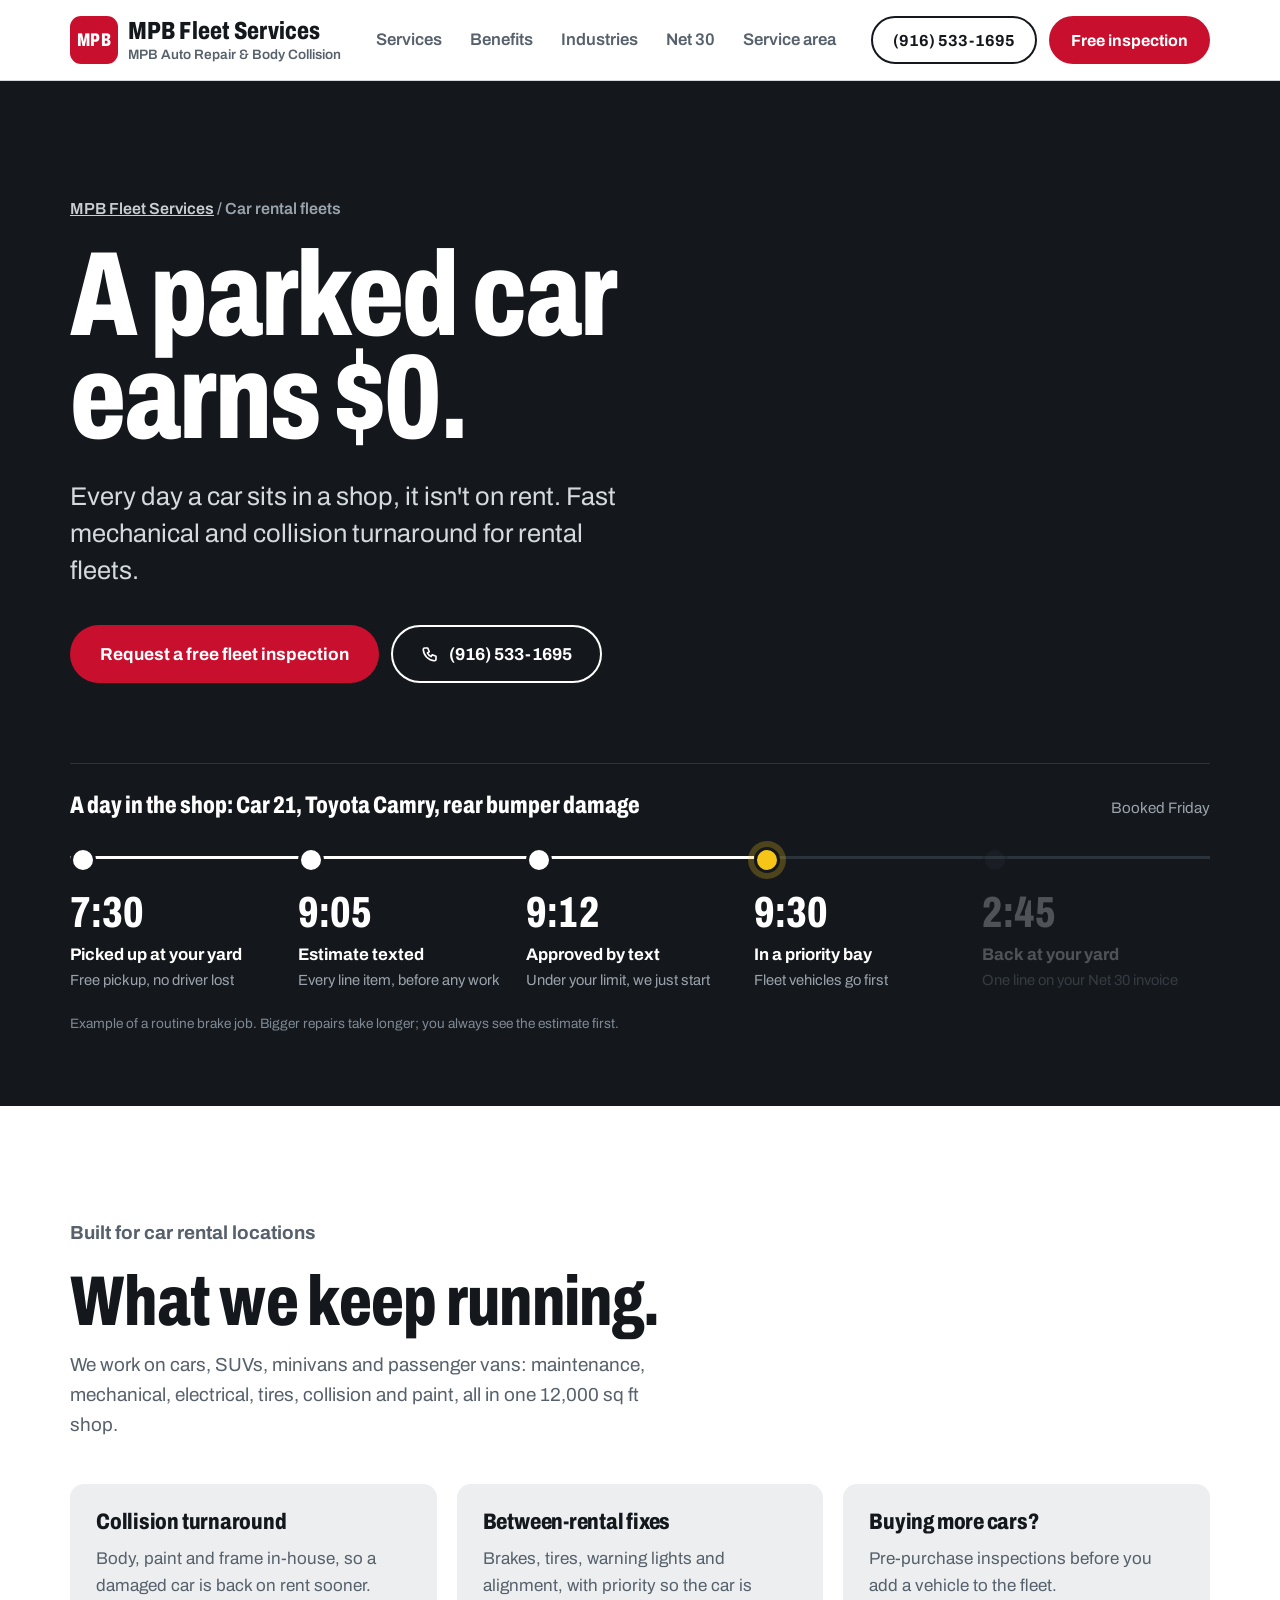
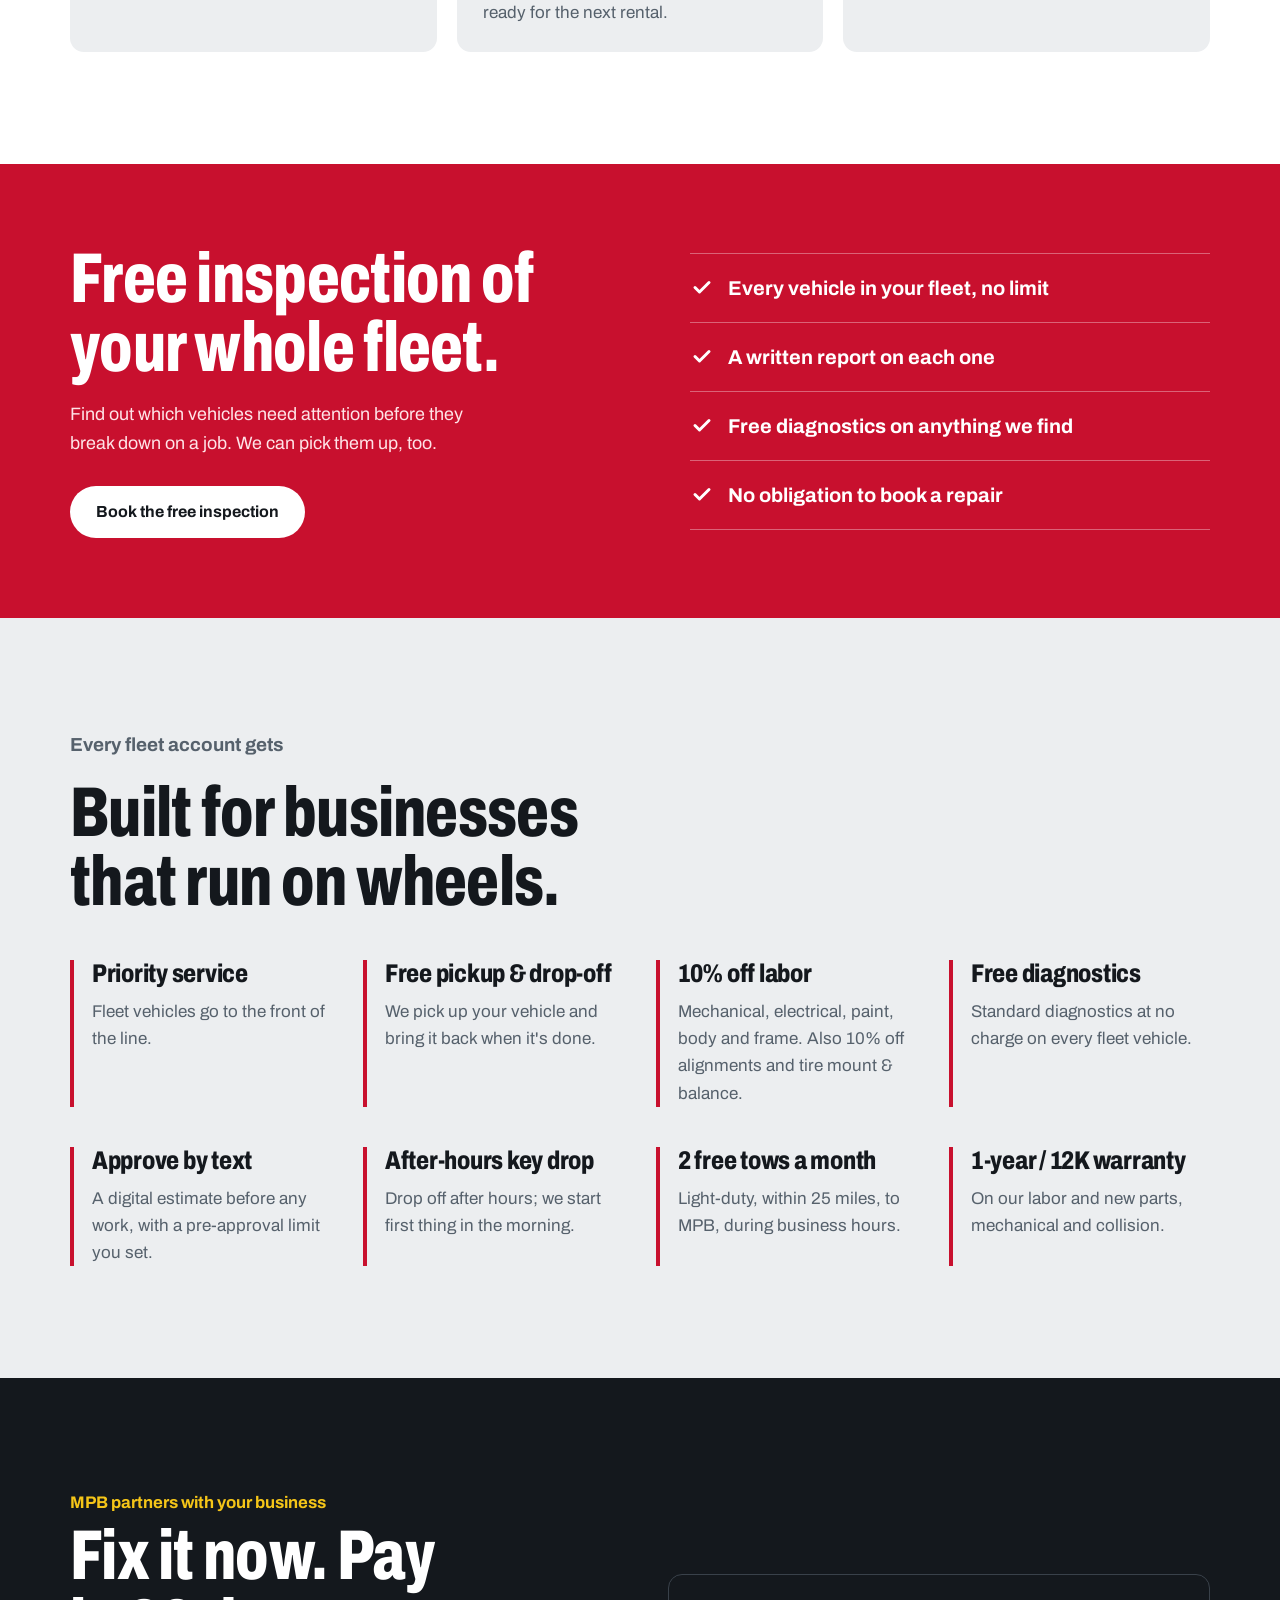
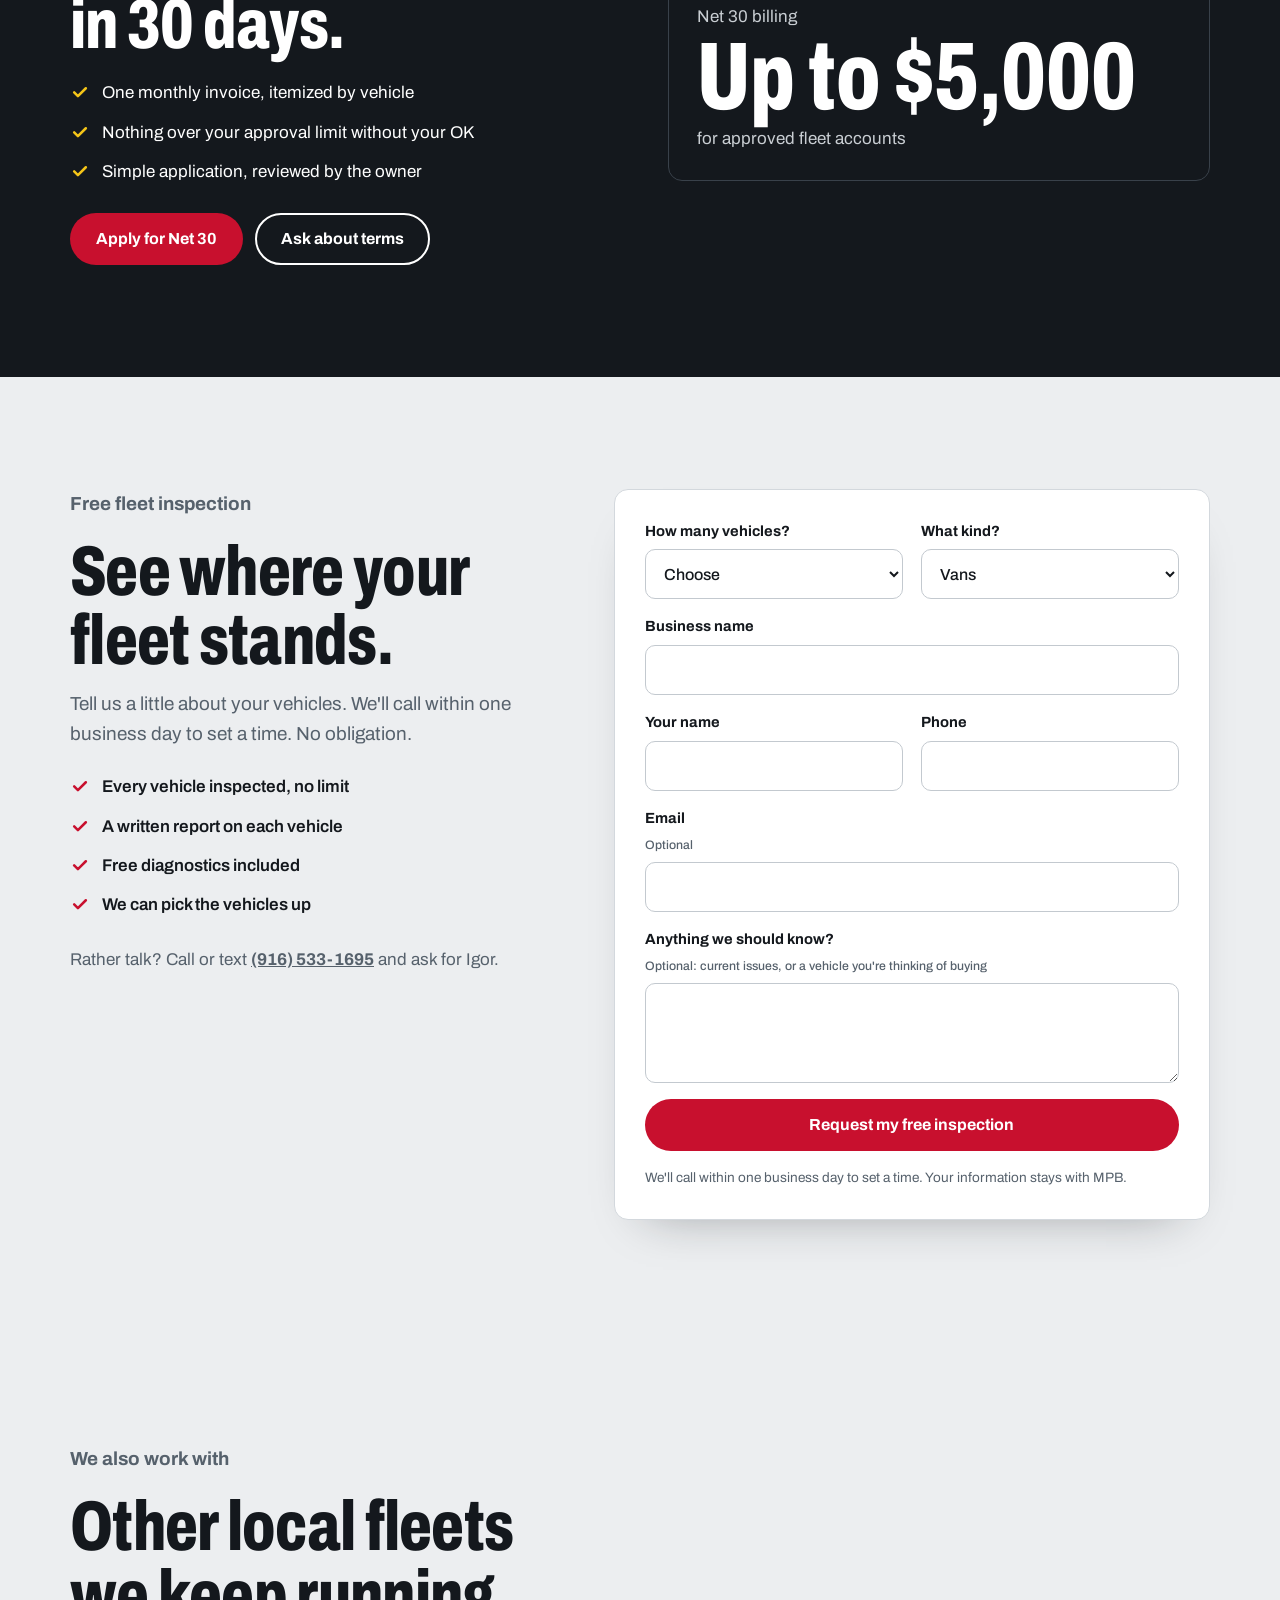
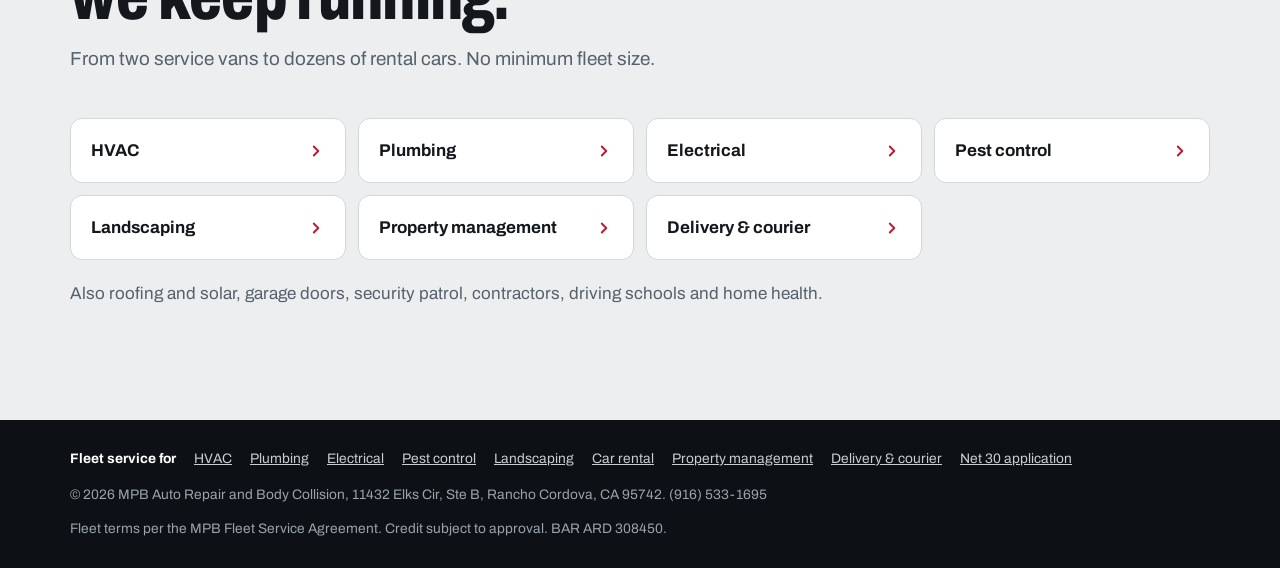
<file: rental-cars/index.html>
<!doctype html>
<html lang="en">
<head>
<meta charset="utf-8">
<meta name="viewport" content="width=device-width,initial-scale=1,viewport-fit=cover">
<meta name="theme-color" content="#ffffff">
<link rel="icon" href="data:image/svg+xml,%3Csvg xmlns='http://www.w3.org/2000/svg' viewBox='0 0 64 64'%3E%3Crect width='64' height='64' rx='14' fill='%23c8102e'/%3E%3Ctext x='32' y='42' font-family='Arial' font-weight='800' font-size='24' fill='white' text-anchor='middle'%3EMPB%3C/text%3E%3C/svg%3E">
<title>Car rental Fleet Repair in Rancho Cordova · MPB Fleet Services</title>
<meta name="description" content="Priority fleet repair for car rental locations in Rancho Cordova and Sacramento: cars, SUVs, minivans and passenger vans. Free fleet inspection, free pickup and drop-off, Net 30 billing.">
<link rel="canonical" href="https://mpbfleet.com/rental-cars/">
<meta property="og:type" content="website">
<meta property="og:url" content="https://mpbfleet.com/rental-cars/">
<meta property="og:title" content="Car rental Fleet Repair in Rancho Cordova · MPB Fleet Services">
<meta property="og:description" content="Priority fleet repair for car rental locations in Rancho Cordova and Sacramento: cars, SUVs, minivans and passenger vans. Free fleet inspection, free pickup and drop-off, Net 30 billing.">
<link rel="preconnect" href="https://fonts.googleapis.com">
<link rel="preconnect" href="https://fonts.gstatic.com" crossorigin>
<link rel="stylesheet" href="https://fonts.googleapis.com/css2?family=Archivo:wdth,wght@62..125,400..800&display=swap">
<link rel="stylesheet" href="/styles.css">
<script>document.documentElement.classList.add('js')</script>
<script type="application/ld+json">{"@context": "https://schema.org", "@type": "Service", "name": "Car rental fleet repair and maintenance", "serviceType": "Fleet vehicle repair", "areaServed": "Rancho Cordova and Sacramento, CA", "provider": {"@type": "AutoRepair", "name": "MPB Fleet Services", "telephone": "+1-916-533-1695", "address": {"@type": "PostalAddress", "streetAddress": "11432 Elks Cir, Ste B", "addressLocality": "Rancho Cordova", "addressRegion": "CA", "postalCode": "95742"}}}</script>
</head>
<body>
<header class="top">
  <div class="wrap">
    <a class="brand" href="/" aria-label="MPB Fleet Services home"><span class="mark">MPB</span><span><b>MPB Fleet Services</b><small>MPB Auto Repair &amp; Body Collision</small></span></a>
    <nav class="nav" aria-label="Site">
      <a href="/#services">Services</a>
      <a href="/#benefits">Benefits</a>
      <a href="/#who">Industries</a>
      <a href="/credit-application/">Net 30</a>
      <a href="/#area">Service area</a>
    </nav>
    <div class="cta"><a class="btn line call" href="tel:+19165331695">(916) 533-1695</a><a class="btn red" href="/#request">Free inspection</a></div>
  </div>
</header>

<main id="top">
  <div class="hero page-hero">
    <div class="wrap">
      <p class="crumbs"><a href="/">MPB Fleet Services</a> / Car rental fleets</p>
      <h1>A parked car earns $0.</h1>
      <p class="lede">Every day a car sits in a shop, it isn&#x27;t on rent. Fast mechanical and collision turnaround for rental fleets.</p>
      <div class="cta">
        <a class="btn red" href="#request">Request a free fleet inspection</a>
        <a class="btn line" href="tel:+19165331695"><svg viewBox="0 0 24 24" fill="none" stroke="currentColor" stroke-width="2.2" stroke-linecap="round" stroke-linejoin="round" aria-hidden="true"><path d="M5 4h4l2 5-2.5 1.5a11 11 0 0 0 5 5L15 13l5 2v4a2 2 0 0 1-2 2A16 16 0 0 1 3 6a2 2 0 0 1 2-2"/></svg>(916) 533-1695</a>
      </div>
      <div class="day" role="img" aria-label="Example: one fleet vehicle's day at MPB, picked up at 7:30 AM and back at your yard at 2:45 PM.">
        <div class="day-head"><b>A day in the shop: Car 21, Toyota Camry, rear bumper damage</b><span>Booked Friday</span></div>
        <ol><li class="done"><time>7:30</time><span><strong>Picked up at your yard</strong><small>Free pickup, no driver lost</small></span></li><li class="done"><time>9:05</time><span><strong>Estimate texted</strong><small>Every line item, before any work</small></span></li><li class="done"><time>9:12</time><span><strong>Approved by text</strong><small>Under your limit, we just start</small></span></li><li class="now"><time>9:30</time><span><strong>In a priority bay</strong><small>Fleet vehicles go first</small></span></li><li class=""><time>2:45</time><span><strong>Back at your yard</strong><small>One line on your Net 30 invoice</small></span></li></ol>
        <p class="day-note">Example of a routine brake job. Bigger repairs take longer; you always see the estimate first.</p>
      </div>
    </div>
  </div>

  <section>
    <div class="wrap">
      <div class="head">
        <p class="kicker">Built for car rental locations</p>
        <h2>What we keep running.</h2>
        <p>We work on cars, SUVs, minivans and passenger vans: maintenance, mechanical, electrical, tires, collision and paint, all in one 12,000 sq ft shop.</p>
      </div>
      <div class="pains"><div><h3>Collision turnaround</h3><p>Body, paint and frame in-house, so a damaged car is back on rent sooner.</p></div><div><h3>Between-rental fixes</h3><p>Brakes, tires, warning lights and alignment, with priority so the car is ready for the next rental.</p></div><div><h3>Buying more cars?</h3><p>Pre-purchase inspections before you add a vehicle to the fleet.</p></div></div>
    </div>
  </section>

  <div class="offer">
    <div class="wrap">
      <div>
        <h2>Free inspection of your whole fleet.</h2>
        <p>Find out which vehicles need attention before they break down on a job. We can pick them up, too.</p>
        <a class="btn white" href="#request">Book the free inspection</a>
      </div>
      <ul><li><svg viewBox="0 0 24 24" fill="none" stroke="currentColor" stroke-width="3" stroke-linecap="round" stroke-linejoin="round" aria-hidden="true"><path d="M5 12.5l4.5 4.5L19 7.5"/></svg>Every vehicle in your fleet, no limit</li><li><svg viewBox="0 0 24 24" fill="none" stroke="currentColor" stroke-width="3" stroke-linecap="round" stroke-linejoin="round" aria-hidden="true"><path d="M5 12.5l4.5 4.5L19 7.5"/></svg>A written report on each one</li><li><svg viewBox="0 0 24 24" fill="none" stroke="currentColor" stroke-width="3" stroke-linecap="round" stroke-linejoin="round" aria-hidden="true"><path d="M5 12.5l4.5 4.5L19 7.5"/></svg>Free diagnostics on anything we find</li><li><svg viewBox="0 0 24 24" fill="none" stroke="currentColor" stroke-width="3" stroke-linecap="round" stroke-linejoin="round" aria-hidden="true"><path d="M5 12.5l4.5 4.5L19 7.5"/></svg>No obligation to book a repair</li></ul>
    </div>
  </div>
  <section id="benefits" class="benefits">
    <div class="wrap">
      <div class="head"><p class="kicker">Every fleet account gets</p><h2>Built for businesses that run on wheels.</h2></div>
      <div class="ben"><div><h3>Priority service</h3><p>Fleet vehicles go to the front of the line.</p></div><div><h3>Free pickup &amp; drop-off</h3><p>We pick up your vehicle and bring it back when it&#x27;s done.</p></div><div><h3>10% off labor</h3><p>Mechanical, electrical, paint, body and frame. Also 10% off alignments and tire mount &amp; balance.</p></div><div><h3>Free diagnostics</h3><p>Standard diagnostics at no charge on every fleet vehicle.</p></div><div><h3>Approve by text</h3><p>A digital estimate before any work, with a pre-approval limit you set.</p></div><div><h3>After-hours key drop</h3><p>Drop off after hours; we start first thing in the morning.</p></div><div><h3>2 free tows a month</h3><p>Light-duty, within 25 miles, to MPB, during business hours.</p></div><div><h3>1-year / 12K warranty</h3><p>On our labor and new parts, mechanical and collision.</p></div></div>
    </div>
  </section>
  <section class="credit">
    <div class="wrap">
      <div>
        <p class="kicker">MPB partners with your business</p>
        <h2>Fix it now. Pay in 30 days.</h2>
        <ul><li><svg viewBox="0 0 24 24" fill="none" stroke="currentColor" stroke-width="3" stroke-linecap="round" stroke-linejoin="round" aria-hidden="true"><path d="M5 12.5l4.5 4.5L19 7.5"/></svg>One monthly invoice, itemized by vehicle</li><li><svg viewBox="0 0 24 24" fill="none" stroke="currentColor" stroke-width="3" stroke-linecap="round" stroke-linejoin="round" aria-hidden="true"><path d="M5 12.5l4.5 4.5L19 7.5"/></svg>Nothing over your approval limit without your OK</li><li><svg viewBox="0 0 24 24" fill="none" stroke="currentColor" stroke-width="3" stroke-linecap="round" stroke-linejoin="round" aria-hidden="true"><path d="M5 12.5l4.5 4.5L19 7.5"/></svg>Simple application, reviewed by the owner</li></ul>
        <div class="cta"><a class="btn red" href="/credit-application/">Apply for Net 30</a><a class="btn ghost" href="tel:+19165331695">Ask about terms</a></div>
      </div>
      <div class="terms"><span>Net 30 billing</span><div class="big">Up to $5,000</div><span>for approved fleet accounts</span></div>
    </div>
  </section>
  <section id="request" class="request">
    <div class="wrap">
      <div>
        <div class="head" style="margin-bottom:0">
          <p class="kicker">Free fleet inspection</p>
          <h2>See where your fleet stands.</h2>
          <p>Tell us a little about your vehicles. We'll call within one business day to set a time. No obligation.</p>
        </div>
        <ul><li><svg viewBox="0 0 24 24" fill="none" stroke="currentColor" stroke-width="3" stroke-linecap="round" stroke-linejoin="round" aria-hidden="true"><path d="M5 12.5l4.5 4.5L19 7.5"/></svg>Every vehicle inspected, no limit</li><li><svg viewBox="0 0 24 24" fill="none" stroke="currentColor" stroke-width="3" stroke-linecap="round" stroke-linejoin="round" aria-hidden="true"><path d="M5 12.5l4.5 4.5L19 7.5"/></svg>A written report on each vehicle</li><li><svg viewBox="0 0 24 24" fill="none" stroke="currentColor" stroke-width="3" stroke-linecap="round" stroke-linejoin="round" aria-hidden="true"><path d="M5 12.5l4.5 4.5L19 7.5"/></svg>Free diagnostics included</li><li><svg viewBox="0 0 24 24" fill="none" stroke="currentColor" stroke-width="3" stroke-linecap="round" stroke-linejoin="round" aria-hidden="true"><path d="M5 12.5l4.5 4.5L19 7.5"/></svg>We can pick the vehicles up</li></ul>
        <p style="margin-top:28px;color:var(--steel)">Rather talk? Call or text <a href="tel:+19165331695"><b>(916) 533-1695</b></a> and ask for Igor.</p>
      </div>
      <form class="card" action="https://formsubmit.co/mpbfleet@gmail.com" method="POST">
        <input type="hidden" name="_subject" value="New fleet inspection request (Car rental) · mpbfleet.com">
        <input type="hidden" name="_template" value="table">
        <input type="hidden" name="_captcha" value="false">
        <input type="hidden" name="_next" value="https://mpbfleet.com/thanks.html">
        <input type="hidden" name="Industry" value="Car rental">
        <input type="text" name="_honey" class="hp" tabindex="-1" autocomplete="off" aria-hidden="true">
        <label>How many vehicles?
          <select name="Fleet size" required>
            <option value="">Choose</option><option>1–2</option><option>3–5</option><option>6–10</option><option>11–25</option><option>26+</option>
          </select>
        </label>
        <label>What kind?
          <select name="Vehicle types">
            <option>Vans</option><option>Pickups</option><option>Cars / SUVs</option><option>A mix</option>
          </select>
        </label>
        <label class="full">Business name<input name="Business" required autocomplete="organization"></label>
        <label>Your name<input name="Name" required autocomplete="name"></label>
        <label>Phone<input name="Phone" type="tel" required autocomplete="tel" inputmode="tel"></label>
        <label class="full">Email <small>Optional</small><input name="email" type="email" autocomplete="email"></label>
        <label class="full">Anything we should know? <small>Optional: current issues, or a vehicle you're thinking of buying</small><textarea name="Notes"></textarea></label>
        <div class="full"><button class="btn red" type="submit">Request my free inspection</button></div>
        <p class="note full">We'll call within one business day to set a time. Your information stays with MPB.</p>
      </form>
    </div>
  </section>
  <section id="who" class="who">
    <div class="wrap">
      <div class="head"><p class="kicker">We also work with</p><h2>Other local fleets we keep running.</h2><p>From two service vans to dozens of rental cars. No minimum fleet size.</p></div>
      <div class="inds"><a href="/hvac/">HVAC<svg viewBox="0 0 24 24" fill="none" stroke="currentColor" stroke-width="2.4" stroke-linecap="round" stroke-linejoin="round" aria-hidden="true"><path d="M9 6l6 6-6 6"/></svg></a><a href="/plumbing/">Plumbing<svg viewBox="0 0 24 24" fill="none" stroke="currentColor" stroke-width="2.4" stroke-linecap="round" stroke-linejoin="round" aria-hidden="true"><path d="M9 6l6 6-6 6"/></svg></a><a href="/electrical/">Electrical<svg viewBox="0 0 24 24" fill="none" stroke="currentColor" stroke-width="2.4" stroke-linecap="round" stroke-linejoin="round" aria-hidden="true"><path d="M9 6l6 6-6 6"/></svg></a><a href="/pest-control/">Pest control<svg viewBox="0 0 24 24" fill="none" stroke="currentColor" stroke-width="2.4" stroke-linecap="round" stroke-linejoin="round" aria-hidden="true"><path d="M9 6l6 6-6 6"/></svg></a><a href="/landscaping/">Landscaping<svg viewBox="0 0 24 24" fill="none" stroke="currentColor" stroke-width="2.4" stroke-linecap="round" stroke-linejoin="round" aria-hidden="true"><path d="M9 6l6 6-6 6"/></svg></a><a href="/property-management/">Property management<svg viewBox="0 0 24 24" fill="none" stroke="currentColor" stroke-width="2.4" stroke-linecap="round" stroke-linejoin="round" aria-hidden="true"><path d="M9 6l6 6-6 6"/></svg></a><a href="/delivery/">Delivery &amp; courier<svg viewBox="0 0 24 24" fill="none" stroke="currentColor" stroke-width="2.4" stroke-linecap="round" stroke-linejoin="round" aria-hidden="true"><path d="M9 6l6 6-6 6"/></svg></a></div>
      <p class="also">Also roofing and solar, garage doors, security patrol, contractors, driving schools and home health.</p>
    </div>
  </section>
</main>
<footer>
  <div class="wrap">
    <div class="flinks"><b>Fleet service for</b><a href="/hvac/">HVAC</a><a href="/plumbing/">Plumbing</a><a href="/electrical/">Electrical</a><a href="/pest-control/">Pest control</a><a href="/landscaping/">Landscaping</a><a href="/rental-cars/">Car rental</a><a href="/property-management/">Property management</a><a href="/delivery/">Delivery &amp; courier</a><a href="/credit-application/">Net 30 application</a></div>
    <div class="fine">
      <span>© 2026 MPB Auto Repair and Body Collision, 11432 Elks Cir, Ste B, Rancho Cordova, CA 95742. (916) 533-1695</span>
      <span>Fleet terms per the MPB Fleet Service Agreement. Credit subject to approval. BAR ARD 308450.</span>
    </div>
  </div>
</footer>
<nav class="bar" aria-label="Quick contact">
  <a class="btn line" href="tel:+19165331695"><svg viewBox="0 0 24 24" fill="none" stroke="currentColor" stroke-width="2.2" stroke-linecap="round" stroke-linejoin="round" aria-hidden="true"><path d="M5 4h4l2 5-2.5 1.5a11 11 0 0 0 5 5L15 13l5 2v4a2 2 0 0 1-2 2A16 16 0 0 1 3 6a2 2 0 0 1 2-2"/></svg>Call</a>
  <a class="btn line" href="sms:+19165331695"><svg viewBox="0 0 24 24" fill="none" stroke="currentColor" stroke-width="2.2" stroke-linecap="round" stroke-linejoin="round" aria-hidden="true"><path d="M21 12a8 8 0 0 1-11.6 7.1L4 20l1-4.6A8 8 0 1 1 21 12z"/></svg>Text</a>
  <a class="btn red" href="/#request">Free inspection</a>
</nav>
<script>
(function(){var b=document.querySelector('.day');if(!b)return;var li=[].slice.call(b.querySelectorAll('li'));
if(matchMedia('(prefers-reduced-motion: reduce)').matches){li.forEach(function(l){l.classList.add('on')});return}
li.forEach(function(l,i){setTimeout(function(){l.classList.add('on')},350+i*420)})})();
</script>
</body>
</html>
</file>
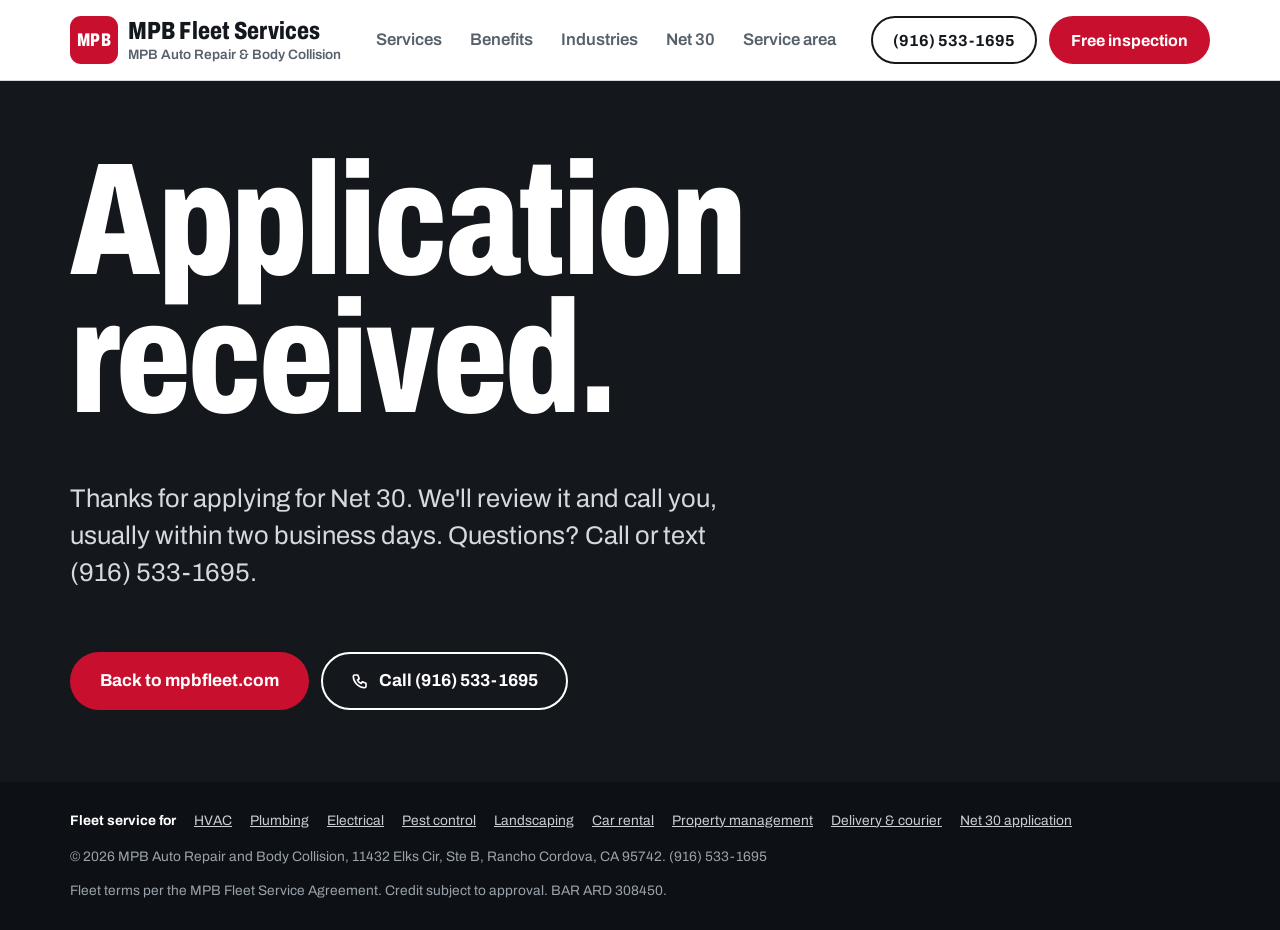
<file: application-received.html>
<!doctype html>
<html lang="en">
<head>
<meta charset="utf-8">
<meta name="viewport" content="width=device-width,initial-scale=1,viewport-fit=cover">
<meta name="theme-color" content="#ffffff">
<link rel="icon" href="data:image/svg+xml,%3Csvg xmlns='http://www.w3.org/2000/svg' viewBox='0 0 64 64'%3E%3Crect width='64' height='64' rx='14' fill='%23c8102e'/%3E%3Ctext x='32' y='42' font-family='Arial' font-weight='800' font-size='24' fill='white' text-anchor='middle'%3EMPB%3C/text%3E%3C/svg%3E">
<title>Application received · MPB Fleet Services</title>
<meta name="description" content="Application received · MPB Fleet Services">
<meta name="robots" content="noindex">
<meta property="og:type" content="website">
<meta property="og:url" content="https://mpbfleet.com/application-received.html">
<meta property="og:title" content="Application received · MPB Fleet Services">
<meta property="og:description" content="Application received · MPB Fleet Services">
<link rel="preconnect" href="https://fonts.googleapis.com">
<link rel="preconnect" href="https://fonts.gstatic.com" crossorigin>
<link rel="stylesheet" href="https://fonts.googleapis.com/css2?family=Archivo:wdth,wght@62..125,400..800&display=swap">
<link rel="stylesheet" href="/styles.css">
<script>document.documentElement.classList.add('js')</script>
</head>
<body>
<header class="top">
  <div class="wrap">
    <a class="brand" href="/" aria-label="MPB Fleet Services home"><span class="mark">MPB</span><span><b>MPB Fleet Services</b><small>MPB Auto Repair &amp; Body Collision</small></span></a>
    <nav class="nav" aria-label="Site">
      <a href="/#services">Services</a>
      <a href="/#benefits">Benefits</a>
      <a href="/#who">Industries</a>
      <a href="/credit-application/">Net 30</a>
      <a href="/#area">Service area</a>
    </nav>
    <div class="cta"><a class="btn line call" href="tel:+19165331695">(916) 533-1695</a><a class="btn red" href="/#request">Free inspection</a></div>
  </div>
</header>

<main class="hero msg"><div class="wrap">
  <h1>Application received.</h1>
  <p class="lede" style="max-width:46ch">Thanks for applying for Net 30. We'll review it and call you, usually within two business days. Questions? Call or text (916) 533-1695.</p>
  <div class="cta"><a class="btn red" href="/">Back to mpbfleet.com</a><a class="btn line" href="tel:+19165331695"><svg viewBox="0 0 24 24" fill="none" stroke="currentColor" stroke-width="2.2" stroke-linecap="round" stroke-linejoin="round" aria-hidden="true"><path d="M5 4h4l2 5-2.5 1.5a11 11 0 0 0 5 5L15 13l5 2v4a2 2 0 0 1-2 2A16 16 0 0 1 3 6a2 2 0 0 1 2-2"/></svg>Call (916) 533-1695</a></div>
</div></main>
<footer>
  <div class="wrap">
    <div class="flinks"><b>Fleet service for</b><a href="/hvac/">HVAC</a><a href="/plumbing/">Plumbing</a><a href="/electrical/">Electrical</a><a href="/pest-control/">Pest control</a><a href="/landscaping/">Landscaping</a><a href="/rental-cars/">Car rental</a><a href="/property-management/">Property management</a><a href="/delivery/">Delivery &amp; courier</a><a href="/credit-application/">Net 30 application</a></div>
    <div class="fine">
      <span>© 2026 MPB Auto Repair and Body Collision, 11432 Elks Cir, Ste B, Rancho Cordova, CA 95742. (916) 533-1695</span>
      <span>Fleet terms per the MPB Fleet Service Agreement. Credit subject to approval. BAR ARD 308450.</span>
    </div>
  </div>
</footer>
<nav class="bar" aria-label="Quick contact">
  <a class="btn line" href="tel:+19165331695"><svg viewBox="0 0 24 24" fill="none" stroke="currentColor" stroke-width="2.2" stroke-linecap="round" stroke-linejoin="round" aria-hidden="true"><path d="M5 4h4l2 5-2.5 1.5a11 11 0 0 0 5 5L15 13l5 2v4a2 2 0 0 1-2 2A16 16 0 0 1 3 6a2 2 0 0 1 2-2"/></svg>Call</a>
  <a class="btn line" href="sms:+19165331695"><svg viewBox="0 0 24 24" fill="none" stroke="currentColor" stroke-width="2.2" stroke-linecap="round" stroke-linejoin="round" aria-hidden="true"><path d="M21 12a8 8 0 0 1-11.6 7.1L4 20l1-4.6A8 8 0 1 1 21 12z"/></svg>Text</a>
  <a class="btn red" href="/#request">Free inspection</a>
</nav>
<script>
(function(){var b=document.querySelector('.day');if(!b)return;var li=[].slice.call(b.querySelectorAll('li'));
if(matchMedia('(prefers-reduced-motion: reduce)').matches){li.forEach(function(l){l.classList.add('on')});return}
li.forEach(function(l,i){setTimeout(function(){l.classList.add('on')},350+i*420)})})();
</script>
</body>
</html>
</file>
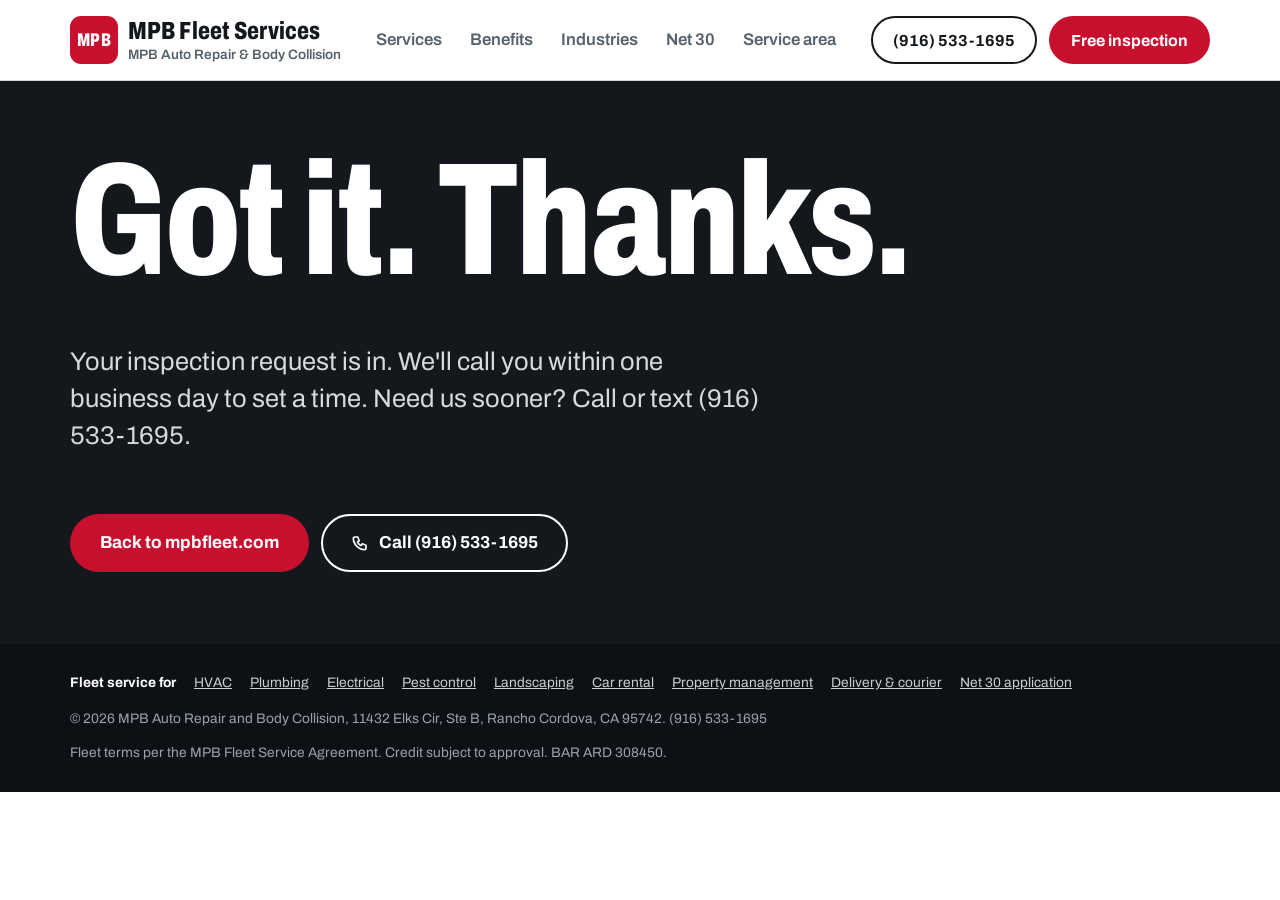
<file: thanks.html>
<!doctype html>
<html lang="en">
<head>
<meta charset="utf-8">
<meta name="viewport" content="width=device-width,initial-scale=1,viewport-fit=cover">
<meta name="theme-color" content="#ffffff">
<link rel="icon" href="data:image/svg+xml,%3Csvg xmlns='http://www.w3.org/2000/svg' viewBox='0 0 64 64'%3E%3Crect width='64' height='64' rx='14' fill='%23c8102e'/%3E%3Ctext x='32' y='42' font-family='Arial' font-weight='800' font-size='24' fill='white' text-anchor='middle'%3EMPB%3C/text%3E%3C/svg%3E">
<title>Request received · MPB Fleet Services</title>
<meta name="description" content="Request received · MPB Fleet Services">
<meta name="robots" content="noindex">
<meta property="og:type" content="website">
<meta property="og:url" content="https://mpbfleet.com/thanks.html">
<meta property="og:title" content="Request received · MPB Fleet Services">
<meta property="og:description" content="Request received · MPB Fleet Services">
<link rel="preconnect" href="https://fonts.googleapis.com">
<link rel="preconnect" href="https://fonts.gstatic.com" crossorigin>
<link rel="stylesheet" href="https://fonts.googleapis.com/css2?family=Archivo:wdth,wght@62..125,400..800&display=swap">
<link rel="stylesheet" href="/styles.css">
<script>document.documentElement.classList.add('js')</script>
</head>
<body>
<header class="top">
  <div class="wrap">
    <a class="brand" href="/" aria-label="MPB Fleet Services home"><span class="mark">MPB</span><span><b>MPB Fleet Services</b><small>MPB Auto Repair &amp; Body Collision</small></span></a>
    <nav class="nav" aria-label="Site">
      <a href="/#services">Services</a>
      <a href="/#benefits">Benefits</a>
      <a href="/#who">Industries</a>
      <a href="/credit-application/">Net 30</a>
      <a href="/#area">Service area</a>
    </nav>
    <div class="cta"><a class="btn line call" href="tel:+19165331695">(916) 533-1695</a><a class="btn red" href="/#request">Free inspection</a></div>
  </div>
</header>

<main class="hero msg"><div class="wrap">
  <h1>Got it. Thanks.</h1>
  <p class="lede" style="max-width:46ch">Your inspection request is in. We'll call you within one business day to set a time. Need us sooner? Call or text (916) 533-1695.</p>
  <div class="cta"><a class="btn red" href="/">Back to mpbfleet.com</a><a class="btn line" href="tel:+19165331695"><svg viewBox="0 0 24 24" fill="none" stroke="currentColor" stroke-width="2.2" stroke-linecap="round" stroke-linejoin="round" aria-hidden="true"><path d="M5 4h4l2 5-2.5 1.5a11 11 0 0 0 5 5L15 13l5 2v4a2 2 0 0 1-2 2A16 16 0 0 1 3 6a2 2 0 0 1 2-2"/></svg>Call (916) 533-1695</a></div>
</div></main>
<footer>
  <div class="wrap">
    <div class="flinks"><b>Fleet service for</b><a href="/hvac/">HVAC</a><a href="/plumbing/">Plumbing</a><a href="/electrical/">Electrical</a><a href="/pest-control/">Pest control</a><a href="/landscaping/">Landscaping</a><a href="/rental-cars/">Car rental</a><a href="/property-management/">Property management</a><a href="/delivery/">Delivery &amp; courier</a><a href="/credit-application/">Net 30 application</a></div>
    <div class="fine">
      <span>© 2026 MPB Auto Repair and Body Collision, 11432 Elks Cir, Ste B, Rancho Cordova, CA 95742. (916) 533-1695</span>
      <span>Fleet terms per the MPB Fleet Service Agreement. Credit subject to approval. BAR ARD 308450.</span>
    </div>
  </div>
</footer>
<nav class="bar" aria-label="Quick contact">
  <a class="btn line" href="tel:+19165331695"><svg viewBox="0 0 24 24" fill="none" stroke="currentColor" stroke-width="2.2" stroke-linecap="round" stroke-linejoin="round" aria-hidden="true"><path d="M5 4h4l2 5-2.5 1.5a11 11 0 0 0 5 5L15 13l5 2v4a2 2 0 0 1-2 2A16 16 0 0 1 3 6a2 2 0 0 1 2-2"/></svg>Call</a>
  <a class="btn line" href="sms:+19165331695"><svg viewBox="0 0 24 24" fill="none" stroke="currentColor" stroke-width="2.2" stroke-linecap="round" stroke-linejoin="round" aria-hidden="true"><path d="M21 12a8 8 0 0 1-11.6 7.1L4 20l1-4.6A8 8 0 1 1 21 12z"/></svg>Text</a>
  <a class="btn red" href="/#request">Free inspection</a>
</nav>
<script>
(function(){var b=document.querySelector('.day');if(!b)return;var li=[].slice.call(b.querySelectorAll('li'));
if(matchMedia('(prefers-reduced-motion: reduce)').matches){li.forEach(function(l){l.classList.add('on')});return}
li.forEach(function(l,i){setTimeout(function(){l.classList.add('on')},350+i*420)})})();
</script>
</body>
</html>
</file>
<file: styles.css>
/* MPB Fleet Services · v2 "shop floor" design
   Light concrete + ink, MPB red for action, safety yellow only for "in progress" status.
   One family (Archivo) used at two widths: condensed for display, normal for reading. */
:root{
  --paper:#ffffff; --concrete:#eceef0; --concrete-2:#e1e5e8; --line:#d3d8dd;
  --ink:#14181d; --steel:#56616c; --red:#c8102e; --red-dark:#a30c25; --safety:#f5c518;
  --display:"Archivo",system-ui,sans-serif; --body:"Archivo",system-ui,sans-serif;
  --wrap:1180px; --r:14px; color-scheme:light;
}
*{box-sizing:border-box}
html{scroll-behavior:smooth;-webkit-text-size-adjust:100%}
@media (prefers-reduced-motion:reduce){html{scroll-behavior:auto}*{animation:none!important;transition:none!important}}
body{margin:0;background:var(--paper);color:var(--ink);font-family:var(--body);font-size:17px;line-height:1.6;font-stretch:100%}
a{color:inherit}
img{max-width:100%;display:block}
.wrap{max-width:var(--wrap);margin:0 auto;padding-inline:20px}
h1,h2,h3{font-family:var(--display);font-stretch:72%;font-weight:800;line-height:.98;margin:0;letter-spacing:-.01em;text-wrap:balance}
h1{font-size:clamp(3rem,9.5vw,7.25rem);line-height:.9}
h2{font-size:clamp(2.6rem,6vw,4.4rem)}
h3{font-size:1.4rem;line-height:1.1;font-stretch:80%}
p{margin:0}
.lede{font-size:1.2rem;color:var(--steel);max-width:40ch}
.kicker{font-weight:700;color:var(--red);font-size:1.05rem;margin-bottom:4px}
section{padding-block:clamp(64px,9vw,112px);scroll-margin-top:84px}
.head{display:flex;flex-direction:column;gap:14px;margin-bottom:44px;max-width:62ch}
.head p{color:var(--steel);font-size:1.18rem}

/* buttons */
.btn{display:inline-flex;align-items:center;justify-content:center;gap:10px;min-height:52px;padding:12px 24px;border-radius:999px;font:700 1rem var(--body);text-decoration:none;border:2px solid transparent;cursor:pointer;white-space:nowrap;transition:background .15s,color .15s,border-color .15s}
.btn.red{background:var(--red);color:#fff}.btn.red:hover{background:var(--red-dark)}
.btn.line{border-color:var(--ink);color:var(--ink);background:transparent}.btn.line:hover{background:var(--ink);color:#fff}
.btn.white{background:#fff;color:var(--ink)}.btn.white:hover{background:var(--concrete)}
.btn.ghost{border-color:#fff;color:#fff}.btn.ghost:hover{background:#fff;color:var(--ink)}
.btn.dark{background:var(--ink);color:#fff}.btn.dark:hover{background:#000}
.btn svg{width:18px;height:18px;flex:none}
.btn:focus-visible,a:focus-visible,summary:focus-visible{outline:3px solid var(--red);outline-offset:3px}
.cta{display:flex;gap:12px;flex-wrap:wrap}

/* header */
.top{position:sticky;top:0;z-index:20;background:rgba(255,255,255,.94);backdrop-filter:blur(10px);-webkit-backdrop-filter:blur(10px);border-bottom:1px solid var(--line)}
.top .wrap{display:flex;align-items:center;justify-content:space-between;gap:20px;min-height:80px}
.brand{display:flex;align-items:center;gap:10px;text-decoration:none;white-space:nowrap}
.brand .mark{width:48px;height:48px;border-radius:11px;background:var(--red);color:#fff;display:grid;place-items:center;font:800 1.15rem var(--display);font-stretch:70%;letter-spacing:.02em}
.brand b{font:800 1.55rem var(--display);font-stretch:75%;letter-spacing:.005em}
.brand small{display:block;font-size:.85rem;color:var(--steel);font-weight:600;line-height:1.1}
.nav{display:flex;gap:28px;font-weight:600;font-size:1.05rem}
.nav a{text-decoration:none;color:var(--steel)}.nav a:hover{color:var(--ink)}
.top .btn{min-height:48px;padding:10px 20px;font-size:1rem}
@media (max-width:960px){.nav{display:none}}
@media (max-width:760px){.top .cta{display:none}}
@media (max-width:400px){.brand small{display:none}}

/* mobile action bar */
.bar{display:none}
@media (max-width:760px){
  .bar{display:grid;grid-template-columns:1fr 1fr 1.4fr;gap:8px;position:fixed;left:0;right:0;bottom:0;z-index:30;padding:10px 12px calc(10px + env(safe-area-inset-bottom));background:rgba(255,255,255,.97);border-top:1px solid var(--line);backdrop-filter:blur(10px)}
  .bar .btn{min-height:48px;padding:8px 10px;font-size:.95rem}
  body{padding-bottom:84px}
}

/* hero: dark, big type */
.hero{background:var(--ink);color:#fff;position:relative;overflow:hidden}
.hero .wrap{padding-block:clamp(56px,9vw,120px) clamp(40px,6vw,72px)}
.hero h1{font-size:clamp(4.3rem,18vw,10rem);line-height:.86;letter-spacing:-.015em;max-width:12ch}
.hero h1 em{font-style:normal;color:var(--red)}
.hero .lede{color:#d5dade;font-size:clamp(1.3rem,2.4vw,1.6rem);line-height:1.45;max-width:38ch;margin:28px 0 36px}
.hero .btn{min-height:58px;padding:14px 28px;font-size:1.08rem}
.hero .btn.line{border-color:#fff;color:#fff}.hero .btn.line:hover{background:#fff;color:var(--ink)}
.crumbs{font-size:1rem;color:#9aa3ac;margin-bottom:22px;font-weight:600}
.crumbs a{color:#c9ced3}
.page-hero h1{font-size:clamp(3.2rem,11vw,7.5rem);max-width:16ch}
.msg h1{color:#fff}

/* the shop-day timeline (one van, one day) */
.day{border-top:1px solid #2c333b;margin-top:clamp(48px,7vw,80px);padding-top:28px}
.day-head{display:flex;justify-content:space-between;align-items:baseline;gap:16px;flex-wrap:wrap;margin-bottom:26px}
.day-head b{font:800 1.5rem var(--display);font-stretch:75%}
.day-head span{color:#9aa3ac;font-size:.95rem}
.day ol{list-style:none;margin:0;padding:0;display:grid;grid-template-columns:repeat(5,minmax(0,1fr));gap:0;position:relative}
.day ol::before{content:"";position:absolute;left:0;right:0;top:9px;height:3px;background:#2c333b}
.day li{position:relative;padding-right:18px}
.day li::before{content:"";display:block;width:20px;height:20px;border-radius:50%;background:#2c333b;border:3px solid var(--ink);position:relative;z-index:1;margin-bottom:18px}
.day li.done::before{background:#fff}
.day li.now::before{background:var(--safety);box-shadow:0 0 0 6px rgba(245,197,24,.25)}
.day li.done::after{content:"";position:absolute;left:0;right:0;top:9px;height:3px;background:#fff}
.day li:last-child.done::after{right:auto}
.day time{display:block;font:800 clamp(1.9rem,3.4vw,2.8rem)/1 var(--display);font-stretch:70%;font-variant-numeric:tabular-nums}
.day strong{display:block;font-size:1.05rem;margin-top:10px;line-height:1.3}
.day small{display:block;color:#9aa3ac;font-size:.92rem;margin-top:4px;line-height:1.4}
.day-note{color:#7f8992;font-size:.85rem;margin-top:22px}
.js .day li{opacity:.25;transition:opacity .4s}
.js .day li.on{opacity:1}
@media (max-width:860px){
  .day ol{grid-template-columns:1fr;gap:22px}
  .day ol::before{left:9px;right:auto;top:6px;bottom:6px;width:3px;height:auto}
  .day li{display:grid;grid-template-columns:20px auto minmax(0,1fr);column-gap:16px;padding:0;align-items:start}
  .day li::before{margin:6px 0 0}
  .day li.done::after{display:none}
  .day time{font-size:1.9rem;grid-column:2;min-width:4.6ch}
  .day li span{grid-column:3}
  .day strong{margin-top:2px}
}

/* shop facts line */
.facts{display:flex;flex-wrap:wrap;gap:12px 36px;padding-block:28px;font-weight:600;color:var(--steel);font-size:1.08rem}
.facts b{color:var(--ink)}

/* free inspection offer */
.offer{background:var(--red);color:#fff}
.offer .wrap{display:grid;grid-template-columns:minmax(0,1.1fr) minmax(0,1fr);gap:48px;align-items:center;padding-block:clamp(48px,7vw,80px)}
.offer h2{font-size:clamp(2.4rem,6vw,4.4rem)}
.offer p{color:#ffe3e7;font-size:1.12rem;margin:18px 0 28px;max-width:44ch}
.offer ul{list-style:none;margin:0;padding:0;display:grid;gap:12px}
.offer ul{gap:0}.offer li{display:flex;gap:14px;align-items:flex-start;border-top:1px solid rgba(255,255,255,.35);padding:18px 0;font-weight:700;font-size:1.25rem}.offer li:last-child{border-bottom:1px solid rgba(255,255,255,.35)}
.offer li svg{width:24px;height:24px;flex:none;margin-top:3px}
@media (max-width:860px){.offer .wrap{grid-template-columns:1fr;gap:32px}}

/* why: three differentiators, big */
.why{display:grid;grid-template-columns:repeat(3,minmax(0,1fr));gap:20px}
.why article{background:var(--concrete);border-radius:var(--r);padding:28px;display:flex;flex-direction:column;gap:12px}
.why article p{color:var(--steel)}
.why .icon{width:44px;height:44px;border-radius:10px;background:var(--ink);color:#fff;display:grid;place-items:center}
.why .icon svg{width:24px;height:24px}
@media (max-width:900px){.why{grid-template-columns:1fr}}

/* services: plain two-column list */
.svc{display:grid;grid-template-columns:repeat(2,minmax(0,1fr));gap:0 48px;border-top:2px solid var(--ink)}
.svc div{display:grid;grid-template-columns:minmax(0,12rem) minmax(0,1fr);gap:16px;padding:18px 0;border-bottom:1px solid var(--line)}
.svc b{font-weight:700}
.svc span{color:var(--steel)}
@media (max-width:860px){.svc{grid-template-columns:1fr}.svc div{grid-template-columns:1fr;gap:2px}}

/* benefits */
.benefits{background:var(--concrete)}
.ben{display:grid;grid-template-columns:repeat(4,minmax(0,1fr));gap:40px 32px}
.ben div{display:flex;flex-direction:column;gap:10px;min-width:0;border-left:4px solid var(--red);padding-left:18px}
.ben h3{font-size:1.6rem}
.ben p{color:var(--steel)}
@media (max-width:980px){.ben{grid-template-columns:repeat(2,minmax(0,1fr))}}
@media (max-width:480px){.ben{grid-template-columns:1fr;gap:28px}}

/* Net 30 */
.credit{background:var(--ink);color:#fff}
.credit .wrap{display:grid;grid-template-columns:minmax(0,1fr) minmax(0,1fr);gap:56px;align-items:center}
.credit .kicker{color:var(--safety)}
.credit p{color:#c9ced3}
.credit ul{margin:20px 0 28px;padding:0;list-style:none;display:grid;gap:12px}
.credit li{display:flex;gap:12px;align-items:flex-start}
.credit li svg{width:20px;height:20px;flex:none;margin-top:3px;color:var(--safety)}
.terms{border:1px solid #39414a;border-radius:var(--r);padding:28px;display:grid;gap:4px}
.terms .big{font:800 clamp(3.5rem,9vw,6rem)/.9 var(--display);font-stretch:70%}
.terms span{color:#c9ced3}
@media (max-width:860px){.credit .wrap{grid-template-columns:1fr;gap:36px}}

/* steps (a real sequence) */
.steps{display:grid;grid-template-columns:repeat(4,minmax(0,1fr));gap:20px;counter-reset:s;padding:0;margin:0}
.steps li{list-style:none;display:flex;flex-direction:column;gap:10px;min-width:0;border-top:3px solid var(--ink);padding-top:16px}
.steps li::before{counter-increment:s;content:counter(s);font:800 2.6rem/1 var(--display);font-stretch:70%;color:var(--red)}
.steps p{color:var(--steel);font-size:.97rem}
@media (max-width:900px){.steps{grid-template-columns:repeat(2,minmax(0,1fr))}}
@media (max-width:480px){.steps{grid-template-columns:1fr}}

/* industries */
.who{background:var(--concrete)}
.inds{display:grid;grid-template-columns:repeat(4,minmax(0,1fr));gap:12px}
.inds a{display:flex;justify-content:space-between;align-items:center;gap:10px;background:var(--paper);border:1px solid var(--line);border-radius:12px;padding:18px 20px;text-decoration:none;font-weight:700}
.inds a:hover{border-color:var(--ink)}
.inds a svg{width:18px;height:18px;color:var(--red);flex:none}
.also{margin-top:20px;color:var(--steel)}
@media (max-width:900px){.inds{grid-template-columns:repeat(2,minmax(0,1fr))}}
.tags{display:flex;flex-wrap:wrap;gap:10px}
.tags a,.tags span{background:var(--paper);border:1px solid var(--line);border-radius:999px;padding:9px 16px;font-weight:600;font-size:.95rem;text-decoration:none}
.tags a:hover{border-color:var(--ink)}

/* pains (industry pages) */
.pains{display:grid;grid-template-columns:repeat(3,minmax(0,1fr));gap:20px}
.pains div{background:var(--concrete);border-radius:var(--r);padding:26px;display:flex;flex-direction:column;gap:10px;min-width:0}
.pains p{color:var(--steel)}
@media (max-width:860px){.pains{grid-template-columns:1fr}}

/* service area */
.area .wrap{display:grid;grid-template-columns:minmax(0,1fr) minmax(0,1.2fr);gap:48px;align-items:center}
.area .map{aspect-ratio:4/3;width:100%;border-radius:var(--r);overflow:hidden;background:var(--concrete);border:1px solid var(--line)}
.area iframe{width:100%;height:100%;border:0;display:block}
.cities{columns:2;column-gap:24px;margin:24px 0 28px;padding:0;list-style:none}
.cities li{padding:8px 0;border-bottom:1px solid var(--line);font-weight:600;break-inside:avoid}
@media (max-width:860px){.area .wrap{grid-template-columns:1fr}}

/* request form */
.request{background:var(--concrete)}
.request .wrap{display:grid;grid-template-columns:minmax(0,.9fr) minmax(0,1.1fr);gap:56px;align-items:start}
.request ul{margin:24px 0 0;padding:0;list-style:none;display:grid;gap:12px}
.request li{display:flex;gap:12px;align-items:flex-start;font-weight:600}
.request li svg{width:20px;height:20px;flex:none;margin-top:3px;color:var(--red)}
form.card{background:var(--paper);border:1px solid var(--line);border-radius:var(--r);box-shadow:0 24px 48px -32px rgba(20,24,29,.4);padding:30px;display:grid;grid-template-columns:repeat(2,minmax(0,1fr));gap:16px 18px}
form.card .full{grid-column:1/-1}
form.card label{display:flex;flex-direction:column;gap:6px;font-weight:700;font-size:.92rem;min-width:0}
form.card label small{font-weight:500;color:var(--steel)}
form.card input,form.card select,form.card textarea{font:500 1rem var(--body);color:var(--ink);background:#fff;border:1.5px solid #c3c9cf;border-radius:10px;padding:12px 14px;min-height:50px;width:100%}
form.card textarea{min-height:100px;resize:vertical}
form.card input:focus,form.card select:focus,form.card textarea:focus{outline:3px solid rgba(200,16,46,.35);outline-offset:0;border-color:var(--ink)}
form.card .btn{width:100%}
form.card .note{font-size:.85rem;color:var(--steel);margin:0}
form.card fieldset{grid-column:1/-1;border:0;margin:0;padding:0;display:grid;grid-template-columns:repeat(2,minmax(0,1fr));gap:16px 18px}
form.card legend{grid-column:1/-1;font:800 1.45rem var(--display);font-stretch:75%;padding:10px 0 2px;border-top:2px solid var(--ink);width:100%;margin-bottom:6px}
form.card .check{flex-direction:row;align-items:flex-start;gap:12px;font-weight:500}
form.card .check input{width:22px;min-height:22px;height:22px;flex:none;margin-top:2px}
.hp{position:absolute;left:-9999px}
@media (max-width:900px){.request .wrap{grid-template-columns:1fr;gap:36px}}
@media (max-width:520px){form.card,form.card fieldset{grid-template-columns:1fr}form.card{padding:22px}}
.narrow{max-width:880px}

/* faq */
.faq{display:flex;flex-direction:column;border-top:2px solid var(--ink);max-width:860px}
.faq details{border-bottom:1px solid var(--line)}
.faq summary{cursor:pointer;padding:20px 0;font-weight:700;font-size:1.08rem;list-style:none;display:flex;justify-content:space-between;gap:16px}
.faq summary::-webkit-details-marker{display:none}
.faq summary::after{content:"+";font:800 1.6rem/1 var(--display);color:var(--red);transition:transform .2s}
.faq details[open] summary::after{transform:rotate(45deg)}
.faq p{margin:0 0 20px;color:var(--steel);max-width:66ch}

/* contact */
.contact{background:var(--ink);color:#fff}
.contact .wrap{display:grid;grid-template-columns:minmax(0,1.2fr) minmax(0,1fr);gap:56px}
.contact .phone{font:800 clamp(2.6rem,8vw,5rem)/1 var(--display);font-stretch:70%;white-space:nowrap;text-decoration:none;display:inline-block;margin:10px 0 18px}
.contact p{color:#c9ced3;max-width:44ch;margin-bottom:26px}
.contact dl{margin:0;display:grid;grid-template-columns:auto minmax(0,1fr);gap:14px 22px;align-content:start}
.contact dt{color:#9aa3ac;font-size:.9rem;padding-top:2px}
.contact dd{margin:0}
.hours{font-variant-numeric:tabular-nums}
@media (max-width:860px){.contact .wrap{grid-template-columns:1fr;gap:40px}}

footer{background:#0d1014;color:#9aa3ac;font-size:.86rem;padding-block:28px}
footer .wrap{display:flex;flex-direction:column;gap:14px}
.flinks{display:flex;flex-wrap:wrap;gap:6px 18px}
.flinks a{color:#c9ced3}
.flinks b{color:#fff}
.fine{display:flex;justify-content:space-between;gap:12px;flex-wrap:wrap}

/* simple message pages */
.msg .wrap{min-height:62vh;display:flex;flex-direction:column;justify-content:center;gap:24px;padding-block:72px}
</file>
